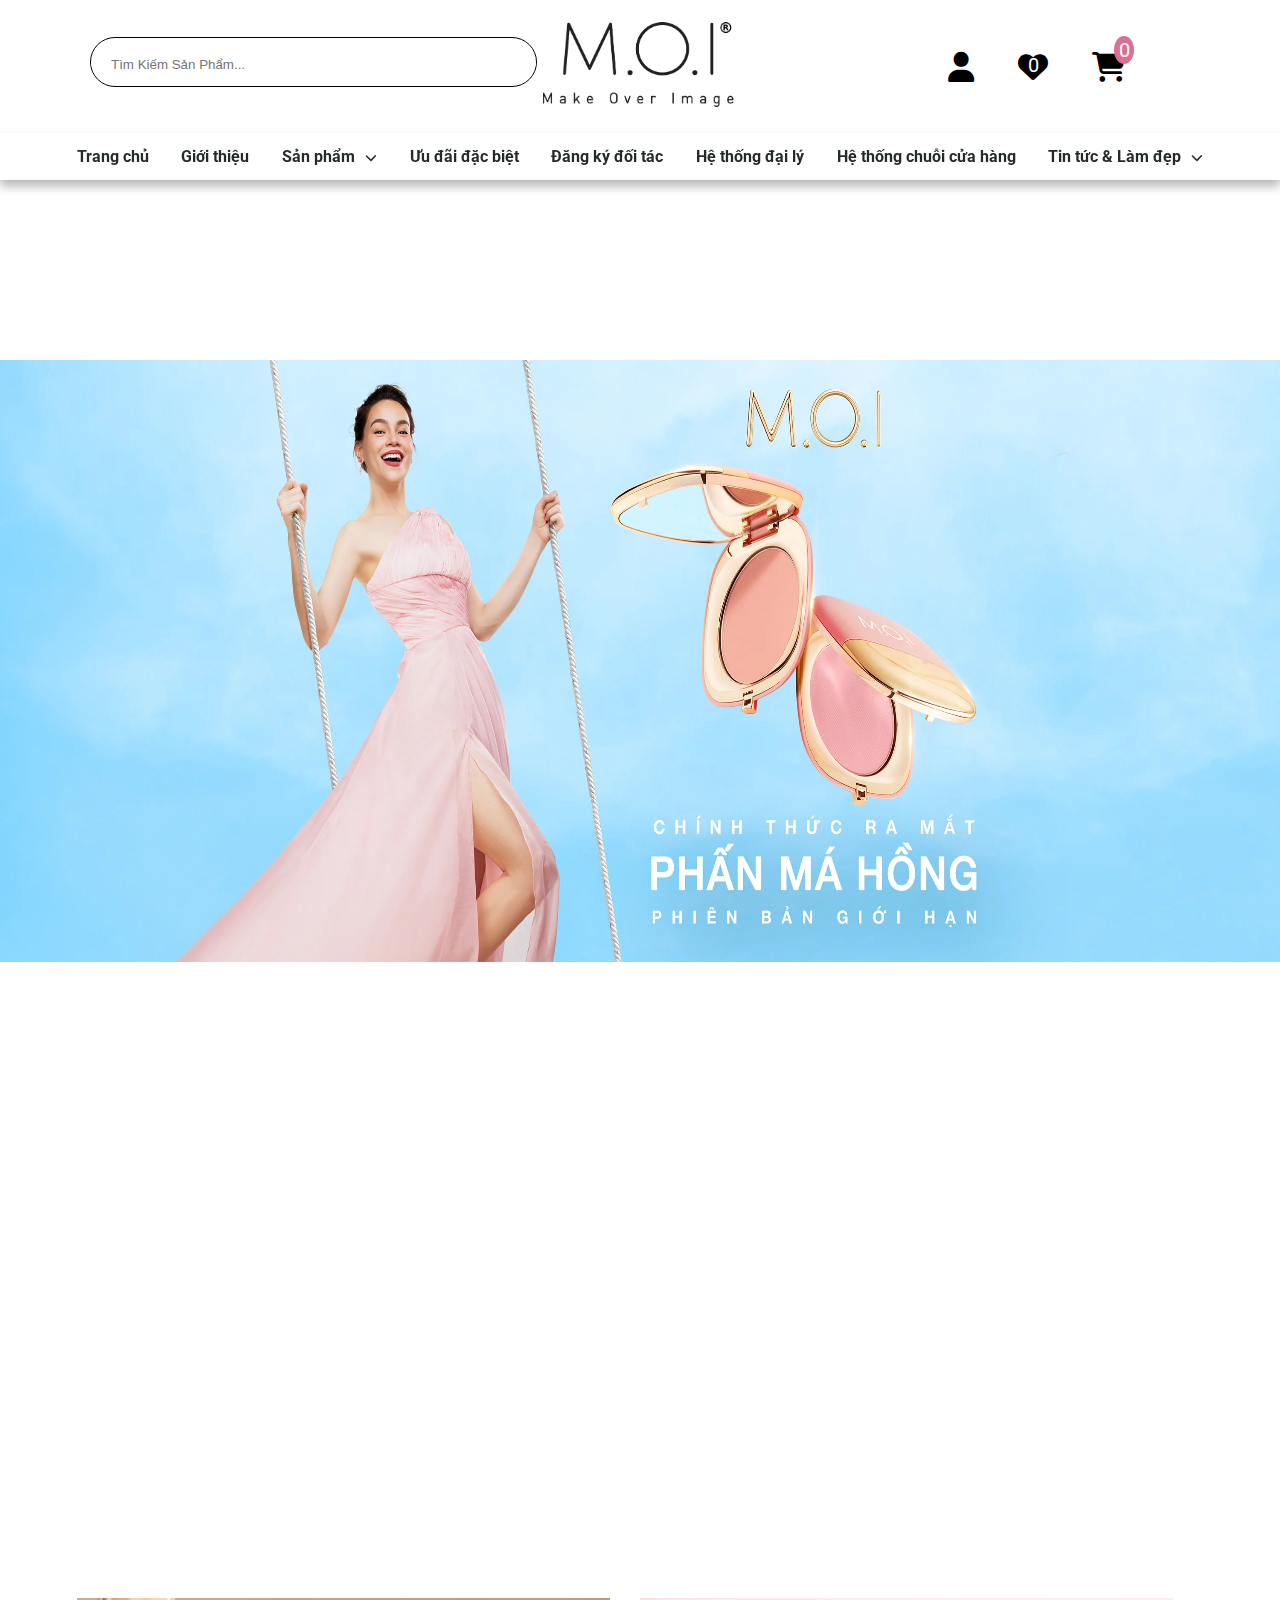
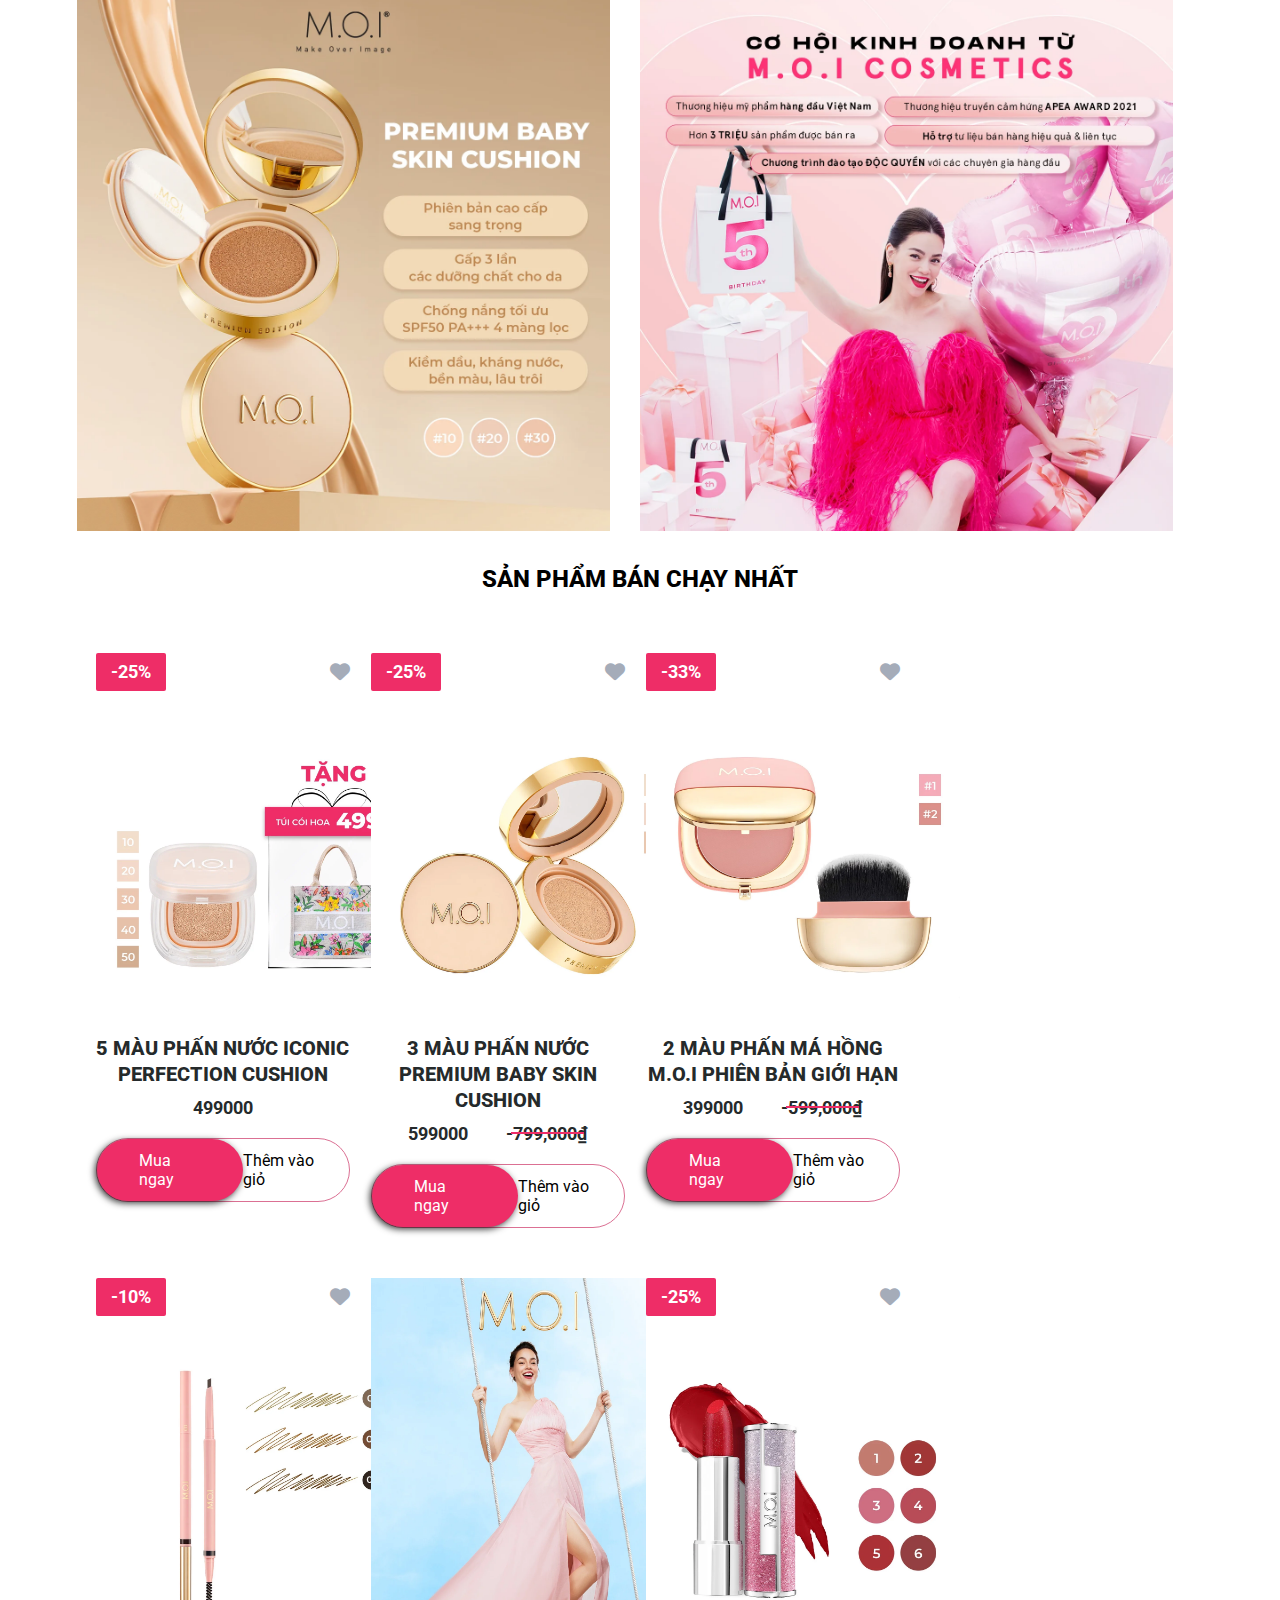
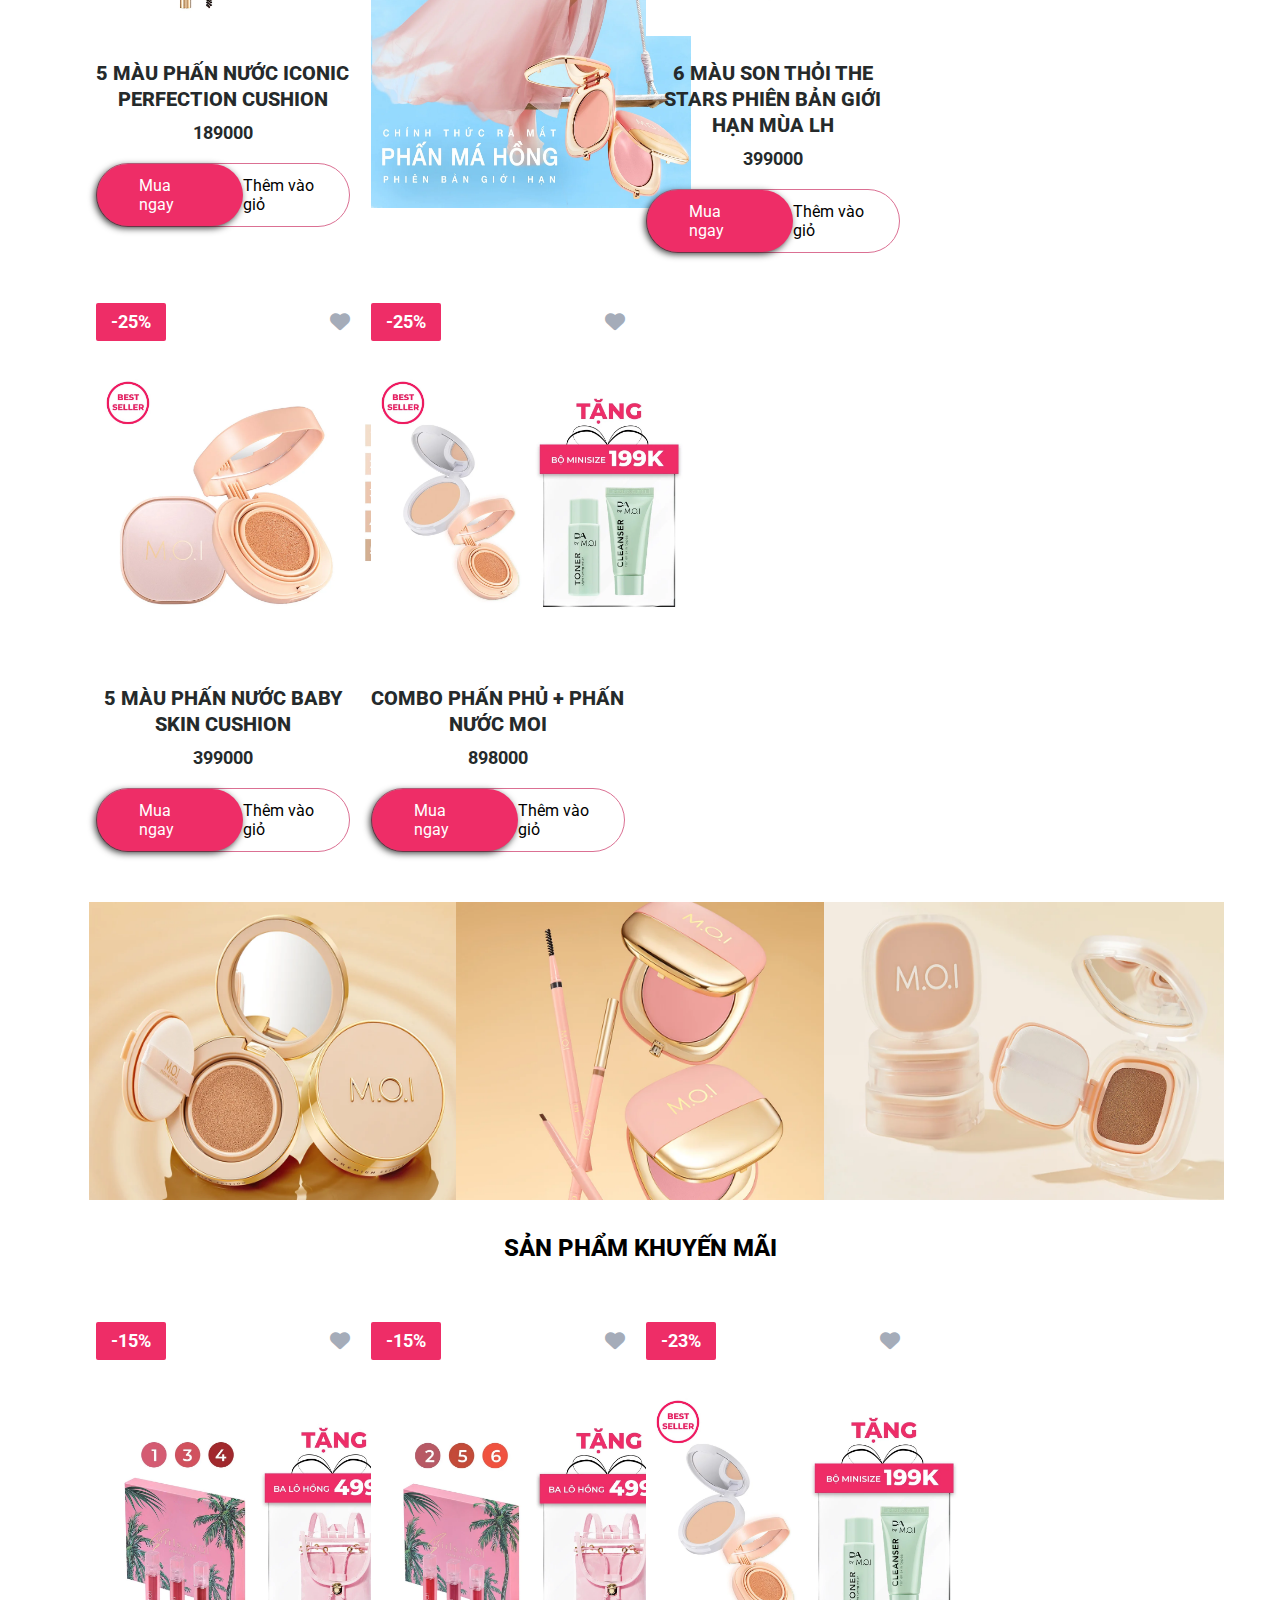
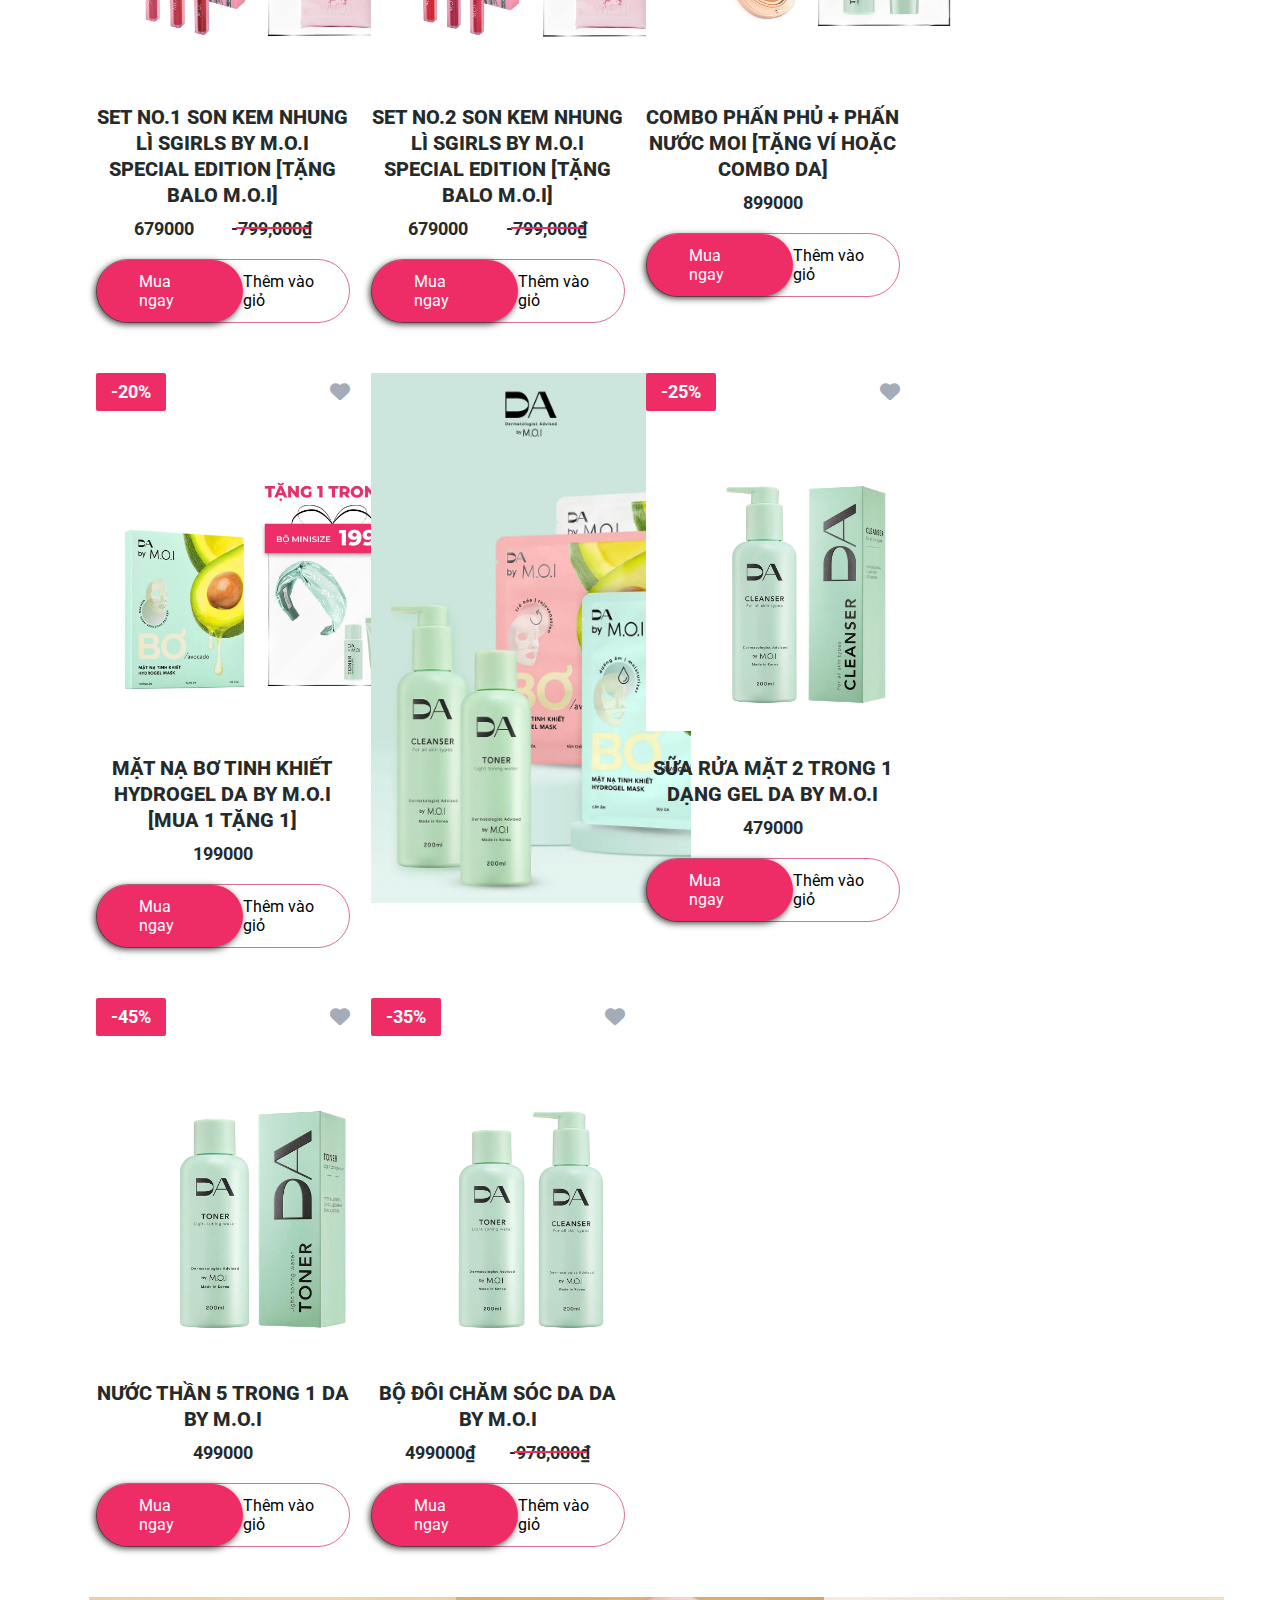
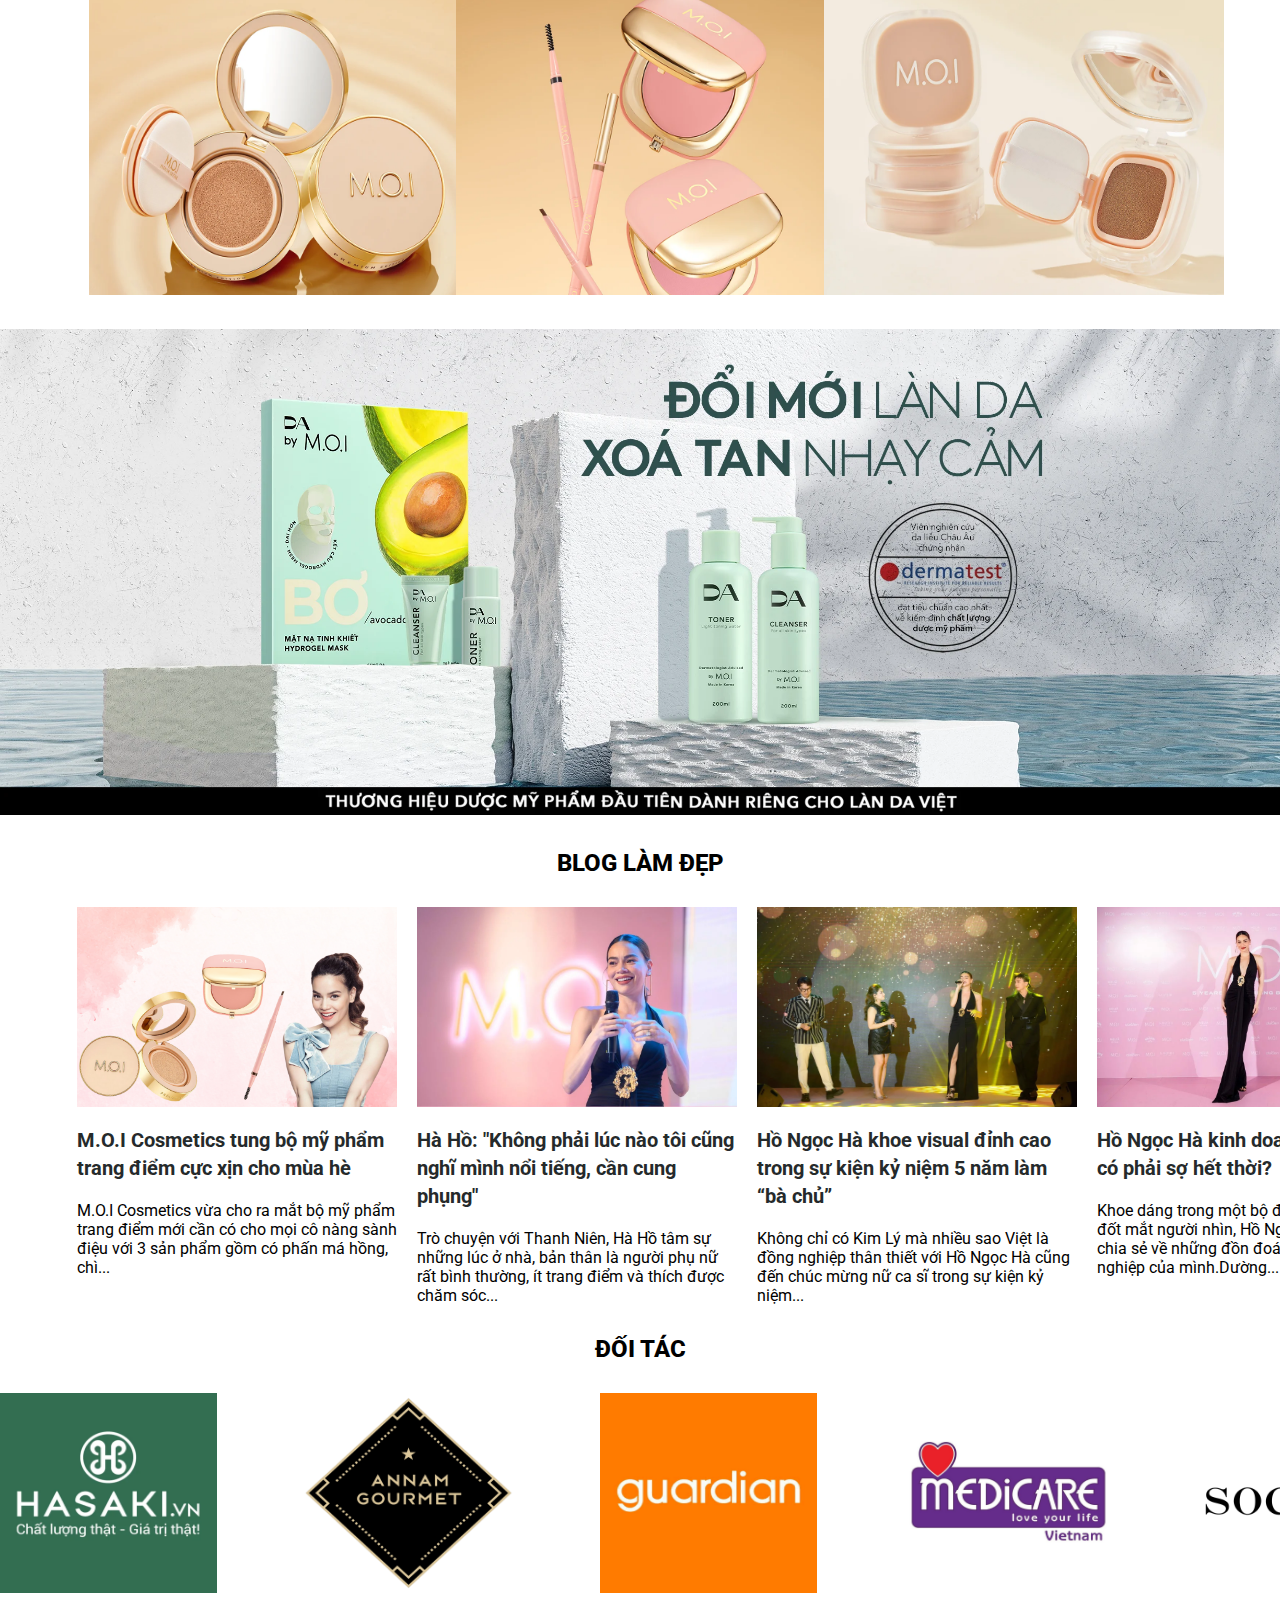
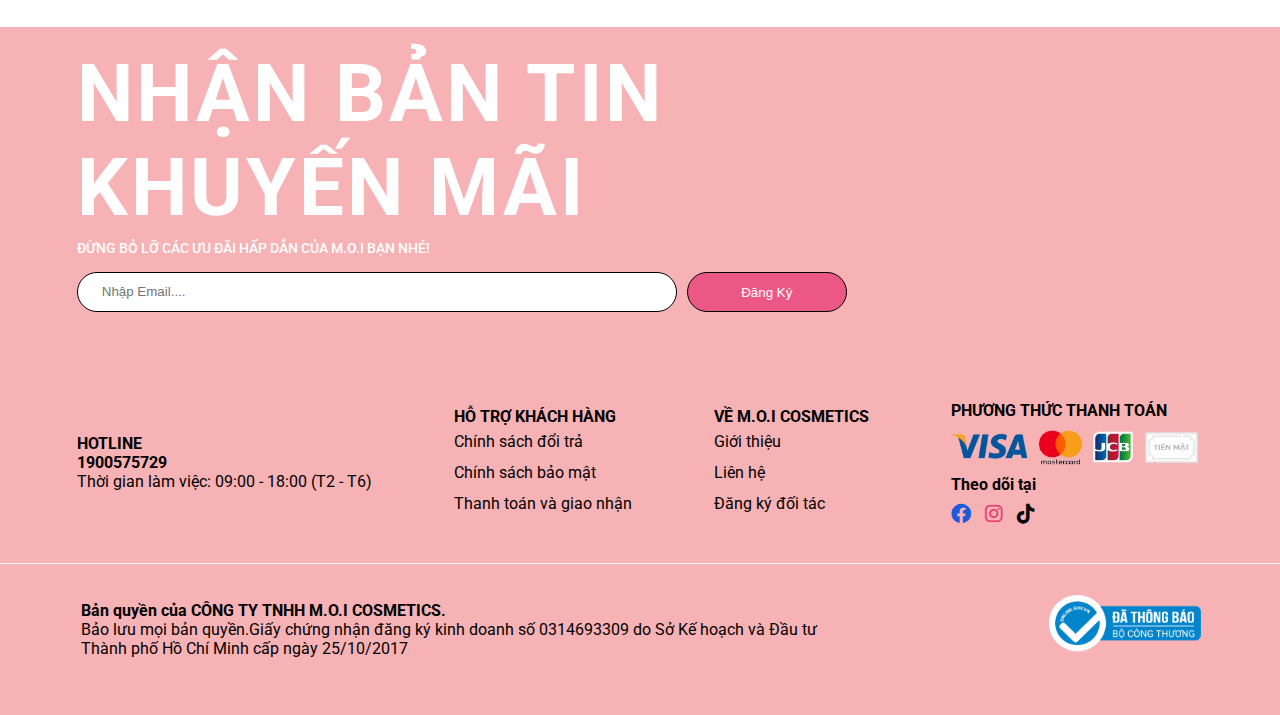
<file: index.html>
<!DOCTYPE html>
<html lang="en">
<head>
    <meta charset="UTF-8">
    <meta http-equiv="X-UA-Compatible" content="IE=edge">
    <meta name="viewport" content="width=device-width, initial-scale=1.0">
    <title>M.O.I Cosmetics thương hiệu mỹ phẩm trang điểm chuyên nghiệp đầu tiên tại Việt Nam</title>
    <link rel="stylesheet" href="./assest/css/style.css">
    <link rel="stylesheet" href="./fontawesome-free-6.2.1-web/fontawesome-free-6.2.1-web/css/all.css">
    <link rel="shortcut icon" href="./img/logo_web.webp" type="image/x-icon">
</head>
<body>
    <div class="main">
        <!-- header -->
        <header class="header">
            <div class="intro">
                <div class="search">
                    <input type="text" placeholder="Tìm Kiếm Sản Phẩm...">
                </div>
    
                <div class="logo-header">
                    <img src="./img/logo.webp" alt="">
                </div>
    
                <div class="icon-header">
                    <div class="icon">
                        <a href="./Dang_nhap.html" class="" style="color: #000;">
                            <i class="icon-header fa-solid fa-user"></i>
                        </a>
                    </div>
    
                    <div class="icon father">
                        <i class="icon-header fa-solid fa-heart"></i>
    
                        <div class="text-icon">
                            <span>0</span>
                        </div>
                    </div>
    
                    <div class="icon father">
                        <a href="./gio_hang.html" style="color: #000;">
                            <i class="icon-header fa-solid fa-cart-shopping"></i>
                        </a>
    
                        <div class="count-card">
                            <span class="quantity">0</span>
                        </div>
                    </div>
                </div>
            </div>
        </header>

        <!-- nav -->
        <div class="header-nav">
            <nav class="nav">
                <ul class="nav-list">
                    <li class="nav-list--item">
                        <a href="" class="link-item">Trang chủ</a>
                    </li>
    
                    <li class="nav-list--item">
                        <a href="./gioi_thieu.html" class="link-item">Giới thiệu</a>
                    </li>
    
                    <li class="nav-list--item">
                        <a href="./tat_ca_san_pham.html" class="link-item">
                            Sản phẩm
                            <i class="icon-down fa fa-chevron-down"></i>
                        </a>
    
                        <div class="sub-menu">
                            <div class="sub-menu--box">
                                <ul class="menu-child2">
                                    <li class="nenu-item">
                                        <a href="./tat_ca_san_pham.html" class="menu-link">CHĂM SÓC DA - DA BY M.O.I</a>
                                    </li>
    
                                    <li class="nenu-item">
                                        <a href="" class="menu-link">SON MÔI</a>
                                    </li>
    
                                    <li class="nenu-item">
                                        <a href="" class="menu-link">MẶT NẠ</a>
                                    </li>
    
                                    <li class="nenu-item">
                                        <a href="" class="menu-link">PHẤN NƯỚC</a>
                                    </li>
    
                                    <li class="nenu-item">
                                        <a href="" class="menu-link">PHẤN PHỦ</a>
                                    </li>
    
                                    <li class="nenu-item">
                                        <a href="" class="menu-link">PHẤN MÁ HỒNG</a>
                                    </li>
    
                                    <li class="nenu-item">
                                        <a href="" class="menu-link">CHÌ KẺ MÀY</a>
                                    </li>
    
                                    <li class="nenu-item">
                                        <a href="" class="menu-link">MICKEY'S MAGIC</a>
                                    </li>
                                </ul>
                            </div>
                        </div>
                    </li>
    
                    <li class="nav-list--item">
                        <a href="./uu_dai_dac_biet.html" class="link-item">Ưu đãi đặc biệt</a>
                    </li>
    
                    <li class="nav-list--item">
                        <a href="./Dang_ky_tro_thanh_doi_tac.html" class="link-item">Đăng ký đối tác</a>
                    </li>
    
                    <li class="nav-list--item">
                        <a href="" class="link-item">Hệ thống đại lý</a>
                    </li>
    
                    <li class="nav-list--item">
                        <a href="" class="link-item">Hệ thống chuỗi cửa hàng</a>
                    </li>
    
                    <li class="nav-list--item">
                        <a href="./Tintuc_lamdep.html" class="link-item">
                            Tin tức & Làm đẹp
                            <i class="icon-down fa fa-chevron-down"></i>
                        </a>
    
                        <div class="sub-menu bottom">
                            <div class="sub-menu--box">
                                <ul class="menu-child2">
                                    <li class="nenu-item">
                                        <a href="./Tintuc_lamdep.html" class="menu-link">Làm đẹp cùng M.O.I</a>
                                    </li>
    
                                    <li class="nenu-item">
                                        <a href="" class="menu-link">Bí quyết khoẻ & đẹp</a>
                                    </li>
    
                                    <li class="nenu-item">
                                        <a href="" class="menu-link">Góc Review</a>
                                    </li>
    
                                    <li class="nenu-item">
                                        <a href="" class="menu-link">Chăm sóc da</a>
                                    </li>
    
                                    <li class="nenu-item">
                                        <a href="" class="menu-link">Xu hướng trang điểm</a>
                                    </li>
    
                                    <li class="nenu-item">
                                        <a href="" class="menu-link">PHẤN MÁ HỒNG</a>
                                    </li>
    
                                    <li class="nenu-item">
                                        <a href="" class="menu-link">CHÌ KẺ MÀY</a>
                                    </li>
    
                                    <li class="nenu-item">
                                        <a href="" class="menu-link">MICKEY'S MAGIC</a>
                                    </li>
                                </ul>
                            </div>
                        </div>
                    </li>
                </ul>
            </nav>
        </div>

        <!-- slider -->
        <div class="slider">
            <img class="img" onclick="changeImg()" src="./img/anh1.webp" alt="">
        </div>

        <section class="section-banner-index">
            <div class="banner">
                <div class="container-flui">
                    <img class="img-container" src="./img/concept_cushion_info1.webp" alt="">
                </div>
    
                <div class="container-flui">
                    <img class="img-container" src="./img/banner-web-1200px-2__1.webp" alt="">
                </div>
            </div>
        </section>

        <!-- SẢN PHẨM BÁN CHẠY NHẤT -->
        <section class="section">
            <div class="wrapper-heading-home">
                <div class="container-fluid">
                    <h2>
                        <a href="" class="text-uppercase">
                            SẢN PHẨM BÁN CHẠY NHẤT
                        </a>
                    </h2>
                </div>
            </div>

            <!-- prodcucts -->
            <div class="wrapper-collection-2">
                <div class="container-fluid-2">
                    <div class="product-block">
                        <div class="product-img">
                            <div class="discount">
                                <span class="discount-price">-25%</span>

                                <i id="heartIcon" class="icon-heart fa-solid fa-heart"></i>
                                <!-- <i class="icon-heart active fa-regular fa-heart"></i> -->
                            </div>

                            <div class="image-resize">
                                <a href="./chitietsanpham.html">
                                    <img width="320px" height="320px" src="./img/spbc1.webp" alt="">
                                </a>
                            </div>
                        </div>

                        <div class="product-detail">
                            <div class="box-pro-detail">
                                <h3 class="pro-name">
                                    <a href="./chitietsanpham.html">
                                        5 MÀU PHẤN NƯỚC ICONIC PERFECTION CUSHION
                                    </a>
                                </h3>

                                <div class="box-pro-prices">
                                    <p class="pro-price">
                                        <span class="price">499000</span>
                                    </p>
                                </div>

                                <div class="action-item">
                                    <a href="" class="buynow-productloop">
                                        Mua ngay
                                    </a>

                                    <span onclick="addToCard2(0)"  class="addCart-span">Thêm vào giỏ</span>
                                    <a href="" class="addcart-productloop">
                                        
                                    </a>
                                </div>
                            </div>
                        </div>

                    </div>

                    <div class="product-block">
                        <div class="product-img">
                            <div class="discount">
                                <span class="discount-price">-25%</span>

                                <i id="heartIcon" class="icon-heart fa-solid fa-heart"></i>
                                <!-- <i class="icon-heart active fa-regular fa-heart"></i> -->
                            </div>

                            <div class="image-resize">
                                <img width="320px" height="320px" src="./img/spbc2r.webp" alt="">
                            </div>
                        </div>

                        <div class="product-detail">
                            <div class="box-pro-detail">
                                <h3 class="pro-name">
                                    <a href="">
                                        3 MÀU PHẤN NƯỚC PREMIUM BABY SKIN CUSHION
                                    </a>
                                </h3>

                                <div class="box-pro-prices">
                                    <p class="pro-price flex">
                                        <span class="price">599000</span>

                                        <!-- <span style="display: inline-block;">-</span> -->
                                        <span class="discount-product">-799,000₫</span>
                                    </p>
                                </div>

                                <div class="action-item">
                                    <a href="" class="buynow-productloop">
                                        Mua ngay
                                    </a>

                                    <span onclick="addToCard2(1)" class="addCart-span">Thêm vào giỏ</span>
                                    <a href="" class="addcart-productloop">
                                        
                                    </a>
                                </div>
                            </div>
                        </div>
                    </div>

                    <div class="product-block">
                        <div class="product-img">
                            <div class="discount">
                                <span class="discount-price">-33%</span>

                                <i id="heartIcon" class="icon-heart fa-solid fa-heart"></i>
                                <!-- <i class="icon-heart active fa-regular fa-heart"></i> -->
                            </div>

                            <div class="image-resize">
                                <img width="320px" height="320px" src="./img/spbc3.webp" alt="">
                            </div>
                        </div>

                        <div class="product-detail">
                            <div class="box-pro-detail">
                                <h3 class="pro-name">
                                    <a href="">
                                        2 MÀU PHẤN MÁ HỒNG M.O.I PHIÊN BẢN GIỚI HẠN
                                    </a>
                                </h3>

                                <div class="box-pro-prices">
                                    <p class="pro-price flex">
                                        <span class="price">399000</span>

                                        <span class="discount-product">-599,000₫</span>
                                    </p>
                                </div>

                                <div class="action-item">
                                    <a href="" class="buynow-productloop">
                                        Mua ngay
                                    </a>

                                    <span onclick="addToCard2(2)" class="addCart-span">Thêm vào giỏ</span>

                                    <a href="" class="addcart-productloop">
                                        
                                    </a>
                                </div>
                            </div>
                        </div>
                    </div>

                    <div class="product-block">
                        <div class="product-img">
                            <div class="discount">
                                <span class="discount-price">-10%</span>

                                <i id="heartIcon" class="icon-heart fa-solid fa-heart"></i>
                                <!-- <i class="icon-heart active fa-regular fa-heart"></i> -->
                            </div>

                            <div class="image-resize">
                                <a href="./chitietsanpham.html">
                                    <img width="320px" height="320px" src="./img/spbc4.webp" alt="">
                                </a>
                            </div>
                        </div>

                        <div class="product-detail">
                            <div class="box-pro-detail">
                                <h3 class="pro-name">
                                    <a href="./chitietsanpham.html">
                                        5 MÀU PHẤN NƯỚC ICONIC PERFECTION CUSHION
                                    </a>
                                </h3>

                                <div class="box-pro-prices">
                                    <p class="pro-price">
                                        <span class="price">189000</span>
                                    </p>
                                </div>

                                <div class="action-item">
                                    <a href="./chitietsanpham.html" class="buynow-productloop">
                                        Mua ngay
                                    </a>

                                    
                                    <span onclick="addToCard2(3)" class="addCart-span">Thêm vào giỏ</span>

                                    <a href="" class="addcart-productloop">
                                        
                                    </a>
                                </div>
                            </div>
                        </div>
                    </div>

                    <div class="product-block">
                        <div class="product-img">
                            <div class="image-resize">
                                <img width="320px" height="530px" src="./img/spbc5.webp" alt="">
                            </div>
                        </div>
                    </div>

                    <div class="product-block">
                        <div class="product-img">
                            <div class="discount">
                                <span class="discount-price">-25%</span>

                                <i id="heartIcon" class="icon-heart fa-solid fa-heart"></i>
                                <!-- <i class="icon-heart active fa-regular fa-heart"></i> -->
                            </div>

                            <div class="image-resize">
                                <img width="320px" height="320px" src="./img/spbc6.webp" alt="">
                            </div>
                        </div>

                        <div class="product-detail">
                            <div class="box-pro-detail">
                                <h3 class="pro-name">
                                    <a href="">
                                        6 MÀU SON THỎI THE STARS PHIÊN BẢN GIỚI HẠN MÙA LH
                                    </a>
                                </h3>

                                <div class="box-pro-prices">
                                    <p class="pro-price">
                                        <span class="price">399000</span>
                                    </p>
                                </div>

                                <div class="action-item">
                                    <a href="" class="buynow-productloop">
                                        Mua ngay
                                    </a>

                                    <span onclick="addToCard2(4)" class="addCart-span">Thêm vào giỏ</span>

                                    <a href="" class="addcart-productloop">
                                        
                                    </a>
                                </div>
                            </div>
                        </div>
                    </div>

                    <div class="product-block">
                        <div class="product-img">
                            <div class="discount">
                                <span class="discount-price">-25%</span>

                                <i id="heartIcon" class="icon-heart fa-solid fa-heart"></i>
                                <!-- <i class="icon-heart active fa-regular fa-heart"></i> -->
                            </div>

                            <div class="image-resize">
                                <img width="320px" height="320px" src="./img/spbc7.webp" alt="">
                            </div>
                        </div>

                        <div class="product-detail">
                            <div class="box-pro-detail">
                                <h3 class="pro-name">
                                    <a href="">
					                    5 MÀU PHẤN NƯỚC BABY SKIN CUSHION
                                    </a>
                                </h3>

                                <div class="box-pro-prices">
                                    <p class="pro-price">
                                        <span class="price">399000</span>
                                    </p>
                                </div>

                                <div class="action-item">
                                    <a href="" class="buynow-productloop">
                                        Mua ngay
                                    </a>

                                    <span onclick="addToCard2(5)" class="addCart-span">Thêm vào giỏ</span>

                                    <a href="" class="addcart-productloop">
                                        
                                    </a>
                                </div>
                            </div>
                        </div>
                    </div>

                    <div class="product-block">
                        <div class="product-img">
                            <div class="discount">
                                <span class="discount-price">-25%</span>

                                <i id="heartIcon" class="icon-heart fa-solid fa-heart"></i>
                                <!-- <i class="icon-heart active fa-regular fa-heart"></i> -->
                            </div>

                            <div class="image-resize">
                                <img width="320px" height="320px" src="./img/spbc8.webp" alt="">
                            </div>
                        </div>

                        <div class="product-detail">
                            <div class="box-pro-detail">
                                <h3 class="pro-name">
                                    <a href="">
					                    COMBO PHẤN PHỦ + PHẤN NƯỚC MOI 
                                    </a>
                                </h3>

                                <div class="box-pro-prices">
                                    <p class="pro-price">
                                        <span class="price">898000</span>
                                    </p>
                                </div>

                                <div class="action-item">
                                    <a href="" class="buynow-productloop">
                                        Mua ngay
                                    </a>

                                    <span onclick="addToCard2(6)" class="addCart-span">Thêm vào giỏ</span>

                                    <a href="" class="addcart-productloop">
                                        
                                    </a>
                                </div>
                            </div>
                        </div>
                    </div>
                </div>
            </div>

            <div class="container-fluid-3">
                <div class="banner-index">
                    <img src="./img/banner1.webp" alt="" class="img-banner">
                </div>

                <div class="banner-index">
                    <img src="./img/banner2.webp" alt="" class="img-banner">
                </div>

                <div class="banner-index">
                    <img src="./img/banner3.webp" alt="" class="img-banner">
                </div>
            </div>
        </section>

        <!-- Giỏ hàng -->
        <div class="site-nav-container">
            <div class="site-nav-container-last">
                <p class="title">Giỏ hàng</p>

                <i class="icon-close fa-solid fa-xmark"></i>
            </div>

            <ul class="list-cart"></ul>

            <div class="checkOut">
                <div class="sum">Tổng Tiền: </div>
                <div class="total">0</div>
            </div>

            <div class="pay">
                <div class="showCard">
                    <button class="card">
                        <a href="./gio_hang.html" style="text-decoration: none; color: #000;">
                            Xem Giỏ Hàng
                        </a>
                    </button>

                    <button class="ipay">Thanh Toán</button>
                </div>

                <!-- <div class="showCard">
                </div> -->
            </div>
        </div>

        <!-- SẢN PHẨM KHUYẾN MÃI -->
        <section class="section">
            <div class="wrapper-heading-home">
                <div class="container-fluid">
                    <h2>
                        <a href="" class="text-uppercase">
						    SẢN PHẨM KHUYẾN MÃI
                        </a>
                    </h2>
                </div>
            </div>

            <!-- prodcuct -->
            <div class="wrapper-collection-2">
                <div class="container-fluid-2">
                    <div class="product-block">
                        <div class="product-img">
                            <div class="discount">
                                <span class="discount-price">-15%</span>

                                <i id="heartIcon" class="icon-heart fa-solid fa-heart"></i>
                                <!-- <i class="icon-heart active fa-regular fa-heart"></i> -->
                            </div>

                            <div class="image-resize">
                                <img width="320px" height="320px" src="./img/spkm1.webp" alt="">
                            </div>
                        </div>

                        <div class="product-detail">
                            <div class="box-pro-detail">
                                <h3 class="pro-name">
                                    <a href="">
                                        SET NO.1 SON KEM NHUNG LÌ SGIRLS BY M.O.I SPECIAL EDITION [TẶNG BALO M.O.I]
                                    </a>
                                </h3>

                                <div class="box-pro-prices">
                                    <p class="pro-price flex">
                                        <span class="price">679000</span>

                                        <span class="discount-product">-799,000₫</span>
                                    </p>
                                </div>

                                <div class="action-item">
                                    <a href="" class="buynow-productloop">
                                        Mua ngay
                                    </a>

                                    <span onclick="addToCard2(7)" class="addCart-span">Thêm vào giỏ</span>
                                    <a href="" class="addcart-productloop">

                                    </a>
                                </div>
                            </div>
                        </div>
                    </div>

                    <div class="product-block">
                        <div class="product-img">
                            <div class="discount">
                                <span class="discount-price">-15%</span>

                                <i id="heartIcon" class="icon-heart fa-solid fa-heart"></i>
                                <!-- <i class="icon-heart active fa-regular fa-heart"></i> -->
                            </div>

                            <div class="image-resize">
                                <img width="320px" height="320px" src="./img/spkm2.webp" alt="">
                            </div>
                        </div>

                        <div class="product-detail">
                            <div class="box-pro-detail">
                                <h3 class="pro-name">
                                    <a href="">
                                        SET NO.2 SON KEM NHUNG LÌ SGIRLS BY M.O.I SPECIAL EDITION [TẶNG BALO M.O.I]
                                    </a>
                                </h3>

                                <div class="box-pro-prices">
                                    <p class="pro-price flex">
                                        <span class="price">679000</span>

                                        <!-- <span style="display: inline-block;">-</span> -->
                                        <span class="discount-product">-799,000₫</span>
                                    </p>
                                </div>

                                <div class="action-item">
                                    <a href="" class="buynow-productloop">
                                        Mua ngay
                                    </a>

                                    <span onclick="addToCard2(8)" class="addCart-span">Thêm vào giỏ</span>
                                    <a href="" class="addcart-productloop">
                                        
                                    </a>
                                </div>
                            </div>
                        </div>
                    </div>

                    <div class="product-block">
                        <div class="product-img">
                            <div class="discount">
                                <span class="discount-price">-23%</span>

                                <i id="heartIcon" class="icon-heart fa-solid fa-heart"></i>
                                <!-- <i class="icon-heart active fa-regular fa-heart"></i> -->
                            </div>

                            <div class="image-resize">
                                <img width="320px" height="320px" src="./img/spkm3.webp" alt="">
                            </div>
                        </div>

                        <div class="product-detail">
                            <div class="box-pro-detail">
                                <h3 class="pro-name">
                                    <a href="">
                                        COMBO PHẤN PHỦ + PHẤN NƯỚC MOI [TẶNG VÍ HOẶC COMBO DA]
                                    </a>
                                </h3>

                                <div class="box-pro-prices">
                                    <p class="pro-price">
                                        <span class="price">899000</span>

                                    </p>
                                </div>

                                <div class="action-item">
                                    <a href="" class="buynow-productloop">
                                        Mua ngay
                                    </a>

                                    <span onclick="addToCard2(9)" class="addCart-span">Thêm vào giỏ</span>
                                    <a href="" class="addcart-productloop">
                                        
                                    </a>
                                </div>
                            </div>
                        </div>
                    </div>

                    <div class="product-block">
                        <div class="product-img">
                            <div class="discount">
                                <span class="discount-price">-20%</span>

                                <i id="heartIcon" class="icon-heart fa-solid fa-heart"></i>
                                <!-- <i class="icon-heart active fa-regular fa-heart"></i> -->
                            </div>

                            <div class="image-resize">
                                <img width="320px" height="320px" src="./img/spkm4.webp" alt="">
                            </div>
                        </div>

                        <div class="product-detail">
                            <div class="box-pro-detail">
                                <h3 class="pro-name">
                                    <a href="">
                                        MẶT NẠ BƠ TINH KHIẾT HYDROGEL DA BY M.O.I [MUA 1 TẶNG 1]
                                    </a>
                                </h3>

                                <div class="box-pro-prices">
                                    <p class="pro-price">
                                        <span class="price">199000</span>
                                    </p>
                                </div>

                                <div class="action-item">
                                    <a href="" class="buynow-productloop">
                                        Mua ngay
                                    </a>

                                    <span onclick="addToCard2(10)" class="addCart-span">Thêm vào giỏ</span>
                                    <a href="" class="addcart-productloop">
                                        
                                    </a>
                                </div>
                            </div>
                        </div>
                    </div>

                    <div class="product-block">
                        <div class="product-img">
                            <div class="image-resize">
                                <img width="320px" height="530px" src="./img/spkm5.webp" alt="">
                            </div>
                        </div>
                    </div>

                    <div class="product-block">
                        <div class="product-img">
                            <div class="discount">
                                <span class="discount-price">-25%</span>

                                <i id="heartIcon" class="icon-heart fa-solid fa-heart"></i>
                                <!-- <i class="icon-heart active fa-regular fa-heart"></i> -->
                            </div>

                            <div class="image-resize">
                                <img width="320px" height="320px" src="./img/spkm6.webp" alt="">
                            </div>
                        </div>

                        <div class="product-detail">
                            <div class="box-pro-detail">
                                <h3 class="pro-name">
                                    <a href="">
                                        SỮA RỬA MẶT 2 TRONG 1 DẠNG GEL DA BY M.O.I
                                    </a>
                                </h3>

                                <div class="box-pro-prices">
                                    <p class="pro-price">
                                        <span class="price">479000</span>
                                    </p>
                                </div>

                                <div class="action-item">
                                    <a href="" class="buynow-productloop">
                                        Mua ngay
                                    </a>

                                    <span onclick="addToCard2(11)" class="addCart-span">Thêm vào giỏ</span>
                                    <a href="" class="addcart-productloop">
                                        
                                    </a>
                                </div>
                            </div>
                        </div>  
                    </div>

                    <div class="product-block">
                        <div class="product-img">
                            <div class="discount">
                                <span class="discount-price">-45%</span>

                                <i id="heartIcon" class="icon-heart fa-solid fa-heart"></i>
                                <!-- <i class="icon-heart active fa-regular fa-heart"></i> -->
                            </div>

                            <div class="image-resize">
                                <img width="320px" height="320px" src="./img/spkm7.webp" alt="">
                            </div>
                        </div>

                        <div class="product-detail">
                            <div class="box-pro-detail">
                                <h3 class="pro-name">
                                    <a href="">
					                    NƯỚC THẦN 5 TRONG 1 DA BY M.O.I
                                    </a>
                                </h3>

                                <div class="box-pro-prices">
                                    <p class="pro-price">
                                        <span class="price">499000</span>
                                    </p>
                                </div>

                                <div class="action-item">
                                    <a href="" class="buynow-productloop">
                                        Mua ngay
                                    </a>

                                    <span onclick="addToCard2(12)" class="addCart-span">Thêm vào giỏ</span>
                                    <a href="" class="addcart-productloop">
                                        
                                    </a>
                                </div>
                            </div>
                        </div>
                    </div>

                    <div class="product-block">
                        <div class="product-img">
                            <div class="discount">
                                <span class="discount-price">-35%</span>

                                <i id="heartIcon" class="icon-heart fa-solid fa-heart"></i>
                                <!-- <i class="icon-heart active fa-regular fa-heart"></i> -->
                            </div>

                            <div class="image-resize">
                                <img width="320px" height="320px" src="./img/spkm8.webp" alt="">
                            </div>
                        </div>

                        <div class="product-detail">
                            <div class="box-pro-detail">
                                <h3 class="pro-name">
                                    <a href="">
					                    BỘ ĐÔI CHĂM SÓC DA DA BY M.O.I
                                    </a>
                                </h3>

                                <div class="box-pro-prices">
                                    <p class="pro-price flex">
                                        <span class="price">499000₫</span>

                                        <span class="discount-product">-978,000₫</span>
                                    </p>
                                </div>

                                <div class="action-item">
                                    <a href="" class="buynow-productloop">
                                        Mua ngay
                                    </a>

                                    <span onclick="addToCard2(13)" class="addCart-span">Thêm vào giỏ</span>
                                    <a href="" class="addcart-productloop">
                                        
                                    </a>
                                </div>
                            </div>
                        </div>
                    </div>
                </div>
            </div>

            <div class="container-fluid-3">
                <div class="banner-index">
                    <img src="./img/banner1.webp" alt="" class="img-banner">
                </div>

                <div class="banner-index">
                    <img src="./img/banner2.webp" alt="" class="img-banner">
                </div>

                <div class="banner-index">
                    <img src="./img/banner3.webp" alt="" class="img-banner">
                </div>
            </div>

            <!-- banner-slider -->
            <div class="banner-slider">
                <img width="100%" src="./img/banner-slider.webp" alt="">
            </div>
        </section>

        <!-- BLOG LÀM ĐẸP-->
        <section class="section-collection">
            <div class="container-fluid-4">
                <h2>
                    <a href="" class="text-uppercase">BLOG LÀM ĐẸP</a>
                </h2>
            </div>

            <div class="wrapper-collection-3">
                <div class="bolg-content">
                    <div class="img-blog">
                        <img width="320px" height="200px" src="./img/blog1.webp" alt="">
                    </div>

                    <div class="title-blog">
                        <h2 class="name-blog">
                            <a href="" class="title-link">M.O.I Cosmetics tung bộ mỹ phẩm trang điểm cực xịn cho mùa hè</a>
                        </h2>
                    </div>

                    <div class="intro-blog">
                        <p class="paragrap-blog">
                            M.O.I Cosmetics vừa cho ra mắt bộ mỹ phẩm trang điểm mới cần có cho mọi cô nàng sành điệu với 3 sản phẩm gồm có phấn má hồng, chì...
                        </p>
                    </div>
                </div>

                <div class="bolg-content">
                    <div class="img-blog">
                        <img width="320px" height="200px" src="./img/blog2.webp" alt="">
                    </div>

                    <div class="title-blog">
                        <h2 class="name-blog">
                            <a href="" class="title-link">Hà Hồ: "Không phải lúc nào tôi cũng nghĩ mình nổi tiếng, cần cung phụng"</a>
                        </h2>
                    </div>

                    <div class="intro-blog">
                        <p class="paragrap-blog">
                            Trò chuyện với Thanh Niên, Hà Hồ tâm sự những lúc ở nhà, bản thân là người phụ nữ rất bình thường, ít trang điểm và thích được chăm sóc...
                        </p>
                    </div>
                </div>

                <div class="bolg-content">
                    <div class="img-blog">
                        <img width="320px" height="200px" src="./img/blog3.webp" alt="">
                    </div>

                    <div class="title-blog">
                        <h2 class="name-blog">
                            <a href="" class="title-link">Hồ Ngọc Hà khoe visual đỉnh cao trong sự kiện kỷ niệm 5 năm làm “bà chủ”</a>
                        </h2>
                    </div>

                    <div class="intro-blog">
                        <p class="paragrap-blog">
                            Không chỉ có Kim Lý mà nhiều sao Việt là đồng nghiệp thân thiết với Hồ Ngọc Hà cũng đến chúc mừng nữ ca sĩ trong sự kiện kỷ niệm...
                        </p>
                    </div>
                </div>

                <div class="bolg-content">
                    <div class="img-blog">
                        <img width="320px" height="200px" src="./img/blog4.webp" alt="">
                    </div>

                    <div class="title-blog">
                        <h2 class="name-blog">
                            <a href="" class="title-link">Hồ Ngọc Hà kinh doanh mỹ phẩm có phải sợ hết thời?</a>
                        </h2>
                    </div>

                    <div class="intro-blog">
                        <p class="paragrap-blog">
                            Khoe dáng trong một bộ đầm đen gợi cảm đốt mắt người nhìn, Hồ Ngọc Hà thẳng thắn chia sẻ về những đồn đoán quanh trong sự nghiệp của mình.Dường...
                        </p>
                    </div>
                </div>

            </div>

            <!-- ĐỐI TÁC -->
            <div class="section_trademark">
                <div class="container-fluid-5">
                    <h2 class="text-center">
                        <a href="" class="text-uppercase">ĐỐI TÁC</a>
                    </h2>
                </div>

                <div class="slider-doitac">
                    <ul class="list-slider">
                        <li class="list-item">
                            <img class="img-item" src="./img/dt1.webp" alt="">
                        </li>

                        <li class="list-item">
                            <img class="img-item" src="./img/dt2.webp" alt="">
                        </li>

                        <li class="list-item">
                            <img class="img-item" src="./img/dt3.webp" alt="">
                        </li>

                        <li class="list-item">
                            <img class="img-item" src="./img/dt4.webp" alt="">
                        </li>

                        <li class="list-item">
                            <img class="img-item" src="./img/dt5.webp" alt="">
                        </li>

                        <li class="list-item">
                            <img class="img-item" src="./img/dt6.webp" alt="">
                        </li>

                        <li class="list-item">
                            <img class="img-item" src="./img/dt7.webp" alt="">
                        </li>

                        <li class="list-item">
                            <img class="img-item" src="./img/dt1.webp" alt="">
                        </li>

                        <li class="list-item">
                            <img class="img-item" src="./img/dt2.webp" alt="">
                        </li>

                        <li class="list-item">
                            <img class="img-item" src="./img/dt3.webp" alt="">
                        </li>

                        <li class="list-item">
                            <img class="img-item" src="./img/dt4.webp" alt="">
                        </li>

                        <li class="list-item">
                            <img class="img-item" src="./img/dt5.webp" alt="">
                        </li>

                        <li class="list-item">
                            <img class="img-item" src="./img/dt6.webp" alt="">
                        </li>

                        <li class="list-item">
                            <img class="img-item" src="./img/dt7.webp" alt="">
                        </li>
                    </ul>
                </div>
            </div>
        </section>

        <!-- footer -->
        <footer class="footer">
            <div class="container-fluid-6">
                <div class="newsletter">
                    <h4>
                        NHẬN BẢN TIN KHUYẾN MÃI
                    </h4>

                    <p class="short-description">
                        ĐỪNG BỎ LỠ CÁC ƯU ĐÃI HẤP DẪN CỦA M.O.I BẠN NHÉ!
                    </p>
                </div>

                <form action="" class="form">
                    <div class="form-input">
                        <input type="text" placeholder="Nhập Email....">
                    </div>

                    <div class="from-btn">
                        <button class="btn">Đăng Ký</button>
                    </div>
                </form>

                <!-- clearfix -->
                <div class="clearfix">
                    <div class="innerInfoFooter">
                        <h4>
                            HOTLINE
                        </h4>
    
                        <div class="infoContent">
                            <a href="" class="hotline-footer">1900575729</a>
                        </div>
    
                        <div class="info-time-company">
                            Thời gian làm việc: 09:00 - 18:00 (T2 - T6)
                        </div>
                    </div>

                    <div class="innerInfoFooter">
                        <h4>
					        HỖ TRỢ KHÁCH HÀNG
                        </h4>
    
                        <div class="infoContent">
                            <ul class="linklists-footer">
                                <li><a href="">Chính sách đổi trả</a></li>
                                <li><a href="">Chính sách bảo mật</a></li>
                                <li><a href="">Thanh toán và giao nhận</a></li>
                            </ul>
                        </div>
                    </div>

                    <div class="innerInfoFooter">
                        <h4>
					        VỀ M.O.I COSMETICS
                        </h4>
    
                        <div class="infoContent">
                            <ul class="linklists-footer">
                                <li><a href="">Giới thiệu</a></li>
                                <li><a href="">Liên hệ</a></li>
                                <li><a href="">Đăng ký đối tác</a></li>
                            </ul>
                        </div>
                    </div>

                    <div class="innerInfoFooter">
                        <h4>
					        PHƯƠNG THỨC THANH TOÁN
                        </h4>
    
                        <div class="infoContent">
                            <a href="">
                                <img width="252px" height="35px" src="./img/ptttoan.webp" alt="" class="icon-payment">
                            </a>

                            <h4 class="title-social">
                                Theo dõi tại
                            </h4>

                            <ul class="social-link">
                                <li>
                                    <a href="" class="lick-icon">
                                        <i class="icon-pay fb fa-brands fa-facebook"></i>
                                    </a>
                                </li>

                                <li>
                                    <a href="" class="lick-icon">
                                        <i class="icon-pay insta fa-brands fa-instagram"></i>
                                    </a>
                                </li>

                                <li>
                                    <a href="" class="lick-icon">
                                        <i class="icon-pay tiktok fa-brands fa-tiktok"></i>
                                    </a>
                                </li>
                            </ul>
                        </div>
                    </div>
                </div>
            </div>

            <!-- end -->
            <div class="end">
                <span class="gach_ngang"></span>
                <div class="banquyen_and_logoBCT">
                    <div class="ban-quyen">
                        <span>Bản quyền của CÔNG TY TNHH M.O.I COSMETICS.</span>
                        <p>Bảo lưu mọi bản quyền.Giấy chứng nhận đăng ký kinh doanh số 0314693309 do Sở Kế hoạch và Đầu tư Thành phố Hồ Chí Minh cấp ngày 25/10/2017</p>
                    </div>
                    <div class="logo_BCT">
                        <img width="152px" height="57px" src="./img/da-thong-bao-20210731020407.png" alt="">
                    </div> 
                </div>
            </div>
        </footer>
    </div>

    <script>
        var index = 1;

        var changeImg = function() {
            var imgs = ['./img/anh1.webp', './img/anh2.webp', './img/anh3.webp'];

            document.querySelector('.img').src = imgs[index];
            index++;
            if(index == 3) {
                index = 0;
            }
        }

        setInterval(changeImg, 2500);
    </script>
    <script src="./main.js"></script>
</body>
</html>
</file>
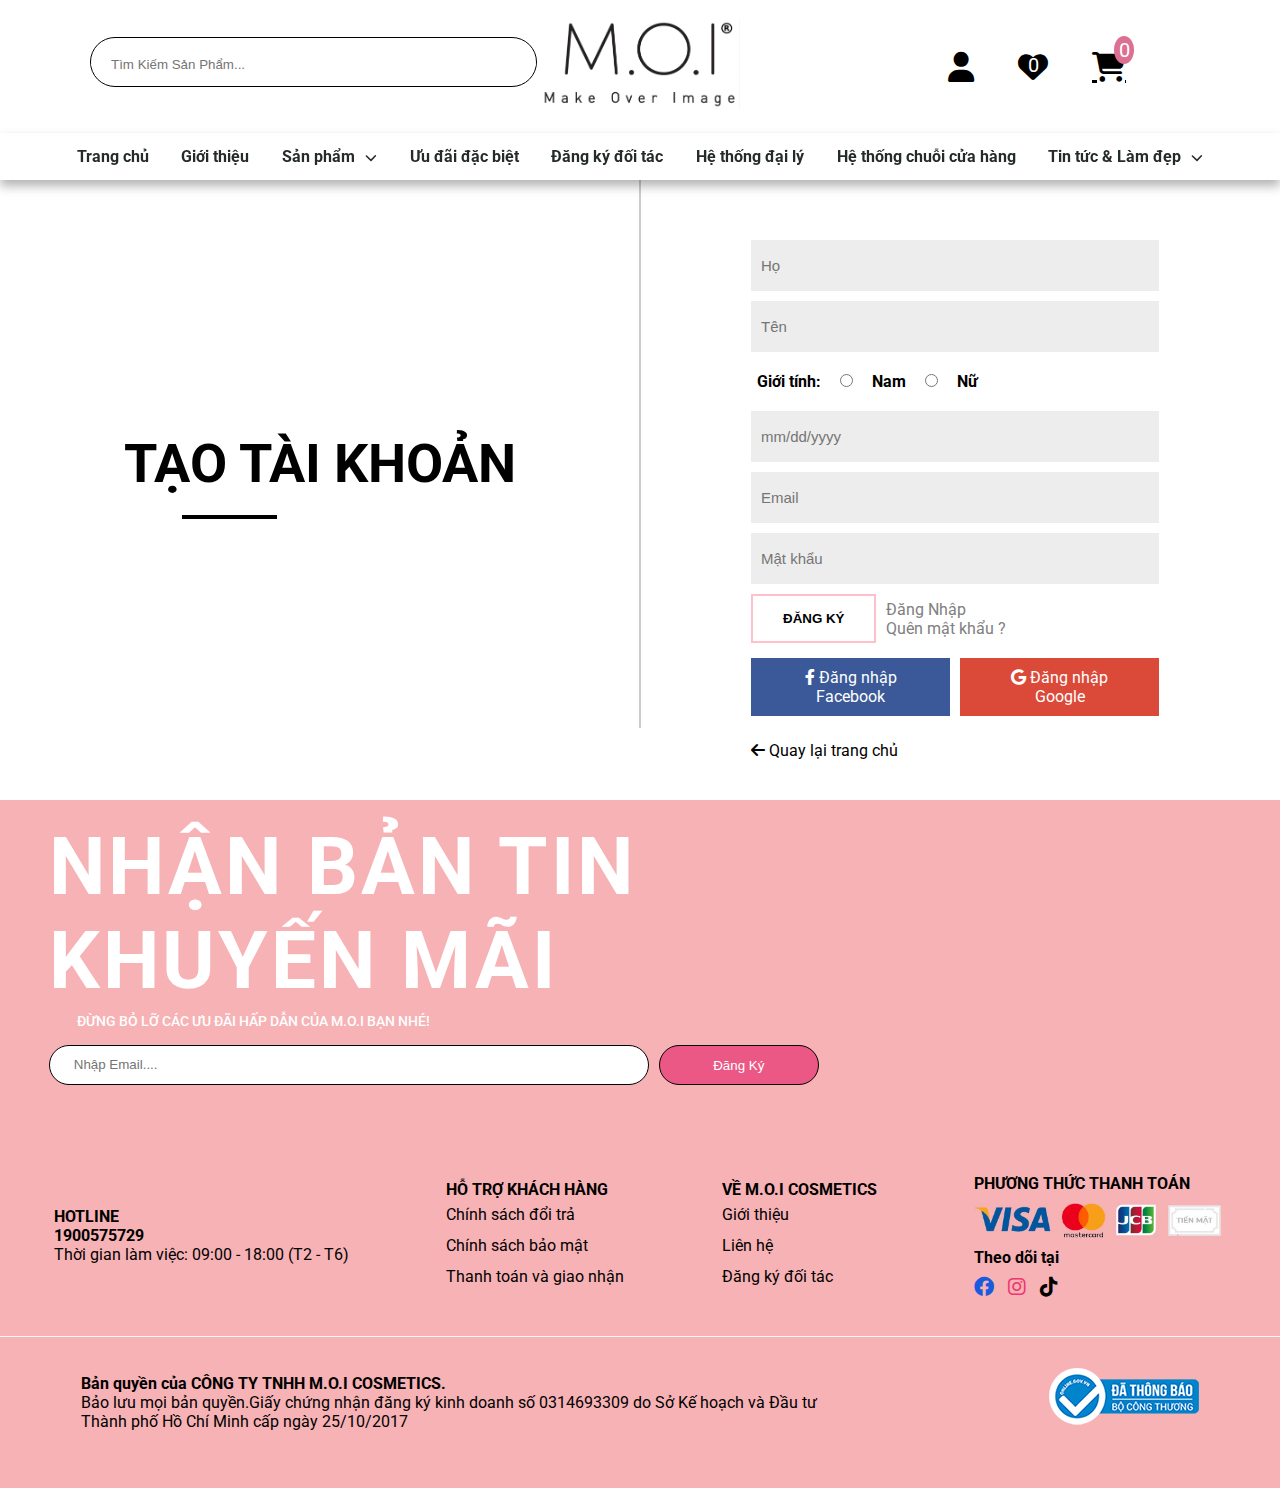
<file: dang_ky.html>
<!DOCTYPE html>
<html lang="en">
<head>
    <meta charset="UTF-8">
    <meta http-equiv="X-UA-Compatible" content="IE=edge">
    <meta name="viewport" content="width=device-width, initial-scale=1.0">
    <title>Đăng Ký</title>
    <link rel="stylesheet" href="./fontawesome-free-6.2.1-web/fontawesome-free-6.2.1-web/css/all.min.css">
    <link rel="shortcut icon" href="./img/logo_web.webp" type="image/x-icon">
    <link rel="stylesheet" href="./assest/css/dang_ky.css">
    <link rel="stylesheet" href="./assest/css/style.css">
</head>
<body>
    <div class="main">
        <!-- header -->
        <header class="header">
            <div class="intro">
                <div class="search">
                    <input type="text" placeholder="Tìm Kiếm Sản Phẩm...">
                </div>
    
                <div class="logo-header">
                    <a href="./index.html">
                        <img src="Anh/logo.png" alt="">
                    </a>
                </div>
    
                <div class="icon-header">
                    <div class="icon">
                        <a href="./Dang_nhap.html" style="color: black;">
                            <i class="icon-header fa-solid fa-user"></i>
                        </a>
                    </div>
    
                    <div class="icon father">
                        <i class="icon-header fa-solid fa-heart"></i>
    
                        <div class="text-icon">
                            <span>0</span>
                        </div>
                    </div>
    
                    <div class="icon father">
                        <a href="./gio_hang.html" style="color: #000;">
                            <i class="icon-header fa-solid fa-cart-shopping"></i>
                        </a>
    
                        <div class="count-card">
                            <span>0</span>
                        </div>
                    </div>
                </div>
            </div>
        </header>

        <!-- nav -->
        <div class="header-nav">
            <nav class="nav">
                <ul class="nav-list">
                    <li class="nav-list--item">
                        <a href="./index.html" class="link-item">Trang chủ</a>
                    </li>
    
                    <li class="nav-list--item">
                        <a href="./gioi_thieu.html" class="link-item">Giới thiệu</a>
                    </li>
    
                    <li class="nav-list--item">
                        <a href="./tat_ca_san_pham.html" class="link-item">
                            Sản phẩm
                            <i class="icon-down fa fa-chevron-down"></i>
                        </a>
    
                        <div class="sub-menu">
                            <div class="sub-menu--box">
                                <ul class="menu-child2">
                                    <li class="nenu-item">
                                        <a href="" class="menu-link">CHĂM SÓC DA - DA BY M.O.I</a>
                                    </li>
    
                                    <li class="nenu-item">
                                        <a href="" class="menu-link">SON MÔI</a>
                                    </li>
    
                                    <li class="nenu-item">
                                        <a href="" class="menu-link">MẶT NẠ</a>
                                    </li>
    
                                    <li class="nenu-item">
                                        <a href="" class="menu-link">PHẤN NƯỚC</a>
                                    </li>
    
                                    <li class="nenu-item">
                                        <a href="" class="menu-link">PHẤN PHỦ</a>
                                    </li>
    
                                    <li class="nenu-item">
                                        <a href="" class="menu-link">PHẤN MÁ HỒNG</a>
                                    </li>
    
                                    <li class="nenu-item">
                                        <a href="" class="menu-link">CHÌ KẺ MÀY</a>
                                    </li>
    
                                    <li class="nenu-item">
                                        <a href="" class="menu-link">MICKEY'S MAGIC</a>
                                    </li>
                                </ul>
                            </div>
                        </div>
                    </li>
    
                    <li class="nav-list--item">
                        <a href="./uu_dai_dac_biet.html" class="link-item">Ưu đãi đặc biệt</a>
                    </li>
    
                    <li class="nav-list--item">
                        <a href="./Dang_ky_tro_thanh_doi_tac.html" class="link-item">Đăng ký đối tác</a>
                    </li>
    
                    <li class="nav-list--item">
                        <a href="" class="link-item">Hệ thống đại lý</a>
                    </li>
    
                    <li class="nav-list--item">
                        <a href="" class="link-item">Hệ thống chuỗi cửa hàng</a>
                    </li>
    
                    <li class="nav-list--item">
                        <a href="./Tintuc_lamdep.html" class="link-item">
                            Tin tức & Làm đẹp
                            <i class="icon-down fa fa-chevron-down"></i>
                        </a>
    
                        <div class="sub-menu bottom">
                            <div class="sub-menu--box">
                                <ul class="menu-child2">
                                    <li class="nenu-item">
                                        <a href="" class="menu-link">Làm đẹp cùng M.O.I</a>
                                    </li>
    
                                    <li class="nenu-item">
                                        <a href="" class="menu-link">Bí quyết khoẻ & đẹp</a>
                                    </li>
    
                                    <li class="nenu-item">
                                        <a href="" class="menu-link">Góc Review</a>
                                    </li>
    
                                    <li class="nenu-item">
                                        <a href="" class="menu-link">Chăm sóc da</a>
                                    </li>
    
                                    <li class="nenu-item">
                                        <a href="" class="menu-link">Xu hướng trang điểm</a>
                                    </li>
    
                                    <li class="nenu-item">
                                        <a href="" class="menu-link">PHẤN MÁ HỒNG</a>
                                    </li>
    
                                    <li class="nenu-item">
                                        <a href="" class="menu-link">CHÌ KẺ MÀY</a>
                                    </li>
    
                                    <li class="nenu-item">
                                        <a href="" class="menu-link">MICKEY'S MAGIC</a>
                                    </li>
                                </ul>
                            </div>
                        </div>
                    </li>
                </ul>
            </nav>
        </div>
<!-- đăng nhập -->
        <div class="container">
            <div class="title">
                <h2>Tạo tài khoản</h2>
                <span></span>
            </div>
            <div class="gach"></div>
            <div class="noi-dang-ky">
                <div class="infor-dn">
                    <div class="ho_ten_sex">
                        <input type="text" placeholder="Họ">
                        <input type="text" placeholder="Tên">
                    </div>
                    <div class="sex">
                        <label for="gender">Giới tính:</label>
                            <input type="radio" id="male" name="gender" value="male">
                            <label for="male">Nam</label>
                            <input type="radio" id="female" name="gender" value="female">
                        <label for="female">Nữ</label>
                    </div>
                    <div class="email_pass">
                        <input type="text" placeholder="mm/dd/yyyy">
                        <input type="text" placeholder="Email">
                        <input type="text" placeholder="Mật khẩu">
                    </div>
                </div>
                <div class="dang-nhap">
                    <div class="nut-dang-nhap">
                        <button type="submit">ĐĂNG KÝ</button>
                    </div>
                    <div class="dangky_And_quenpass">
                        <span> <a href="./Dang_nhap.html">Đăng Nhập</a></span> <br>
                        <span> <a href="">Quên mật khẩu ?</a></span>
                    </div>
                </div>
                <div class="facebook_and_google">
                    <a href="">
                        <div class="facebook">
                            <span><i class="fa-brands fa-facebook-f"></i> Đăng nhập Facebook</span>
                        </div>
                    </a>
                    <a href="">
                        <div class="google">
                            <span><i class="fa-brands fa-google"></i> Đăng nhập Google</span>
                        </div>
                    </a>
                </div>
                <div class="quay_ve">
                    <a href="">
                    <span><i class="fa-solid fa-arrow-left"></i> Quay lại trang chủ</span>
                    </a>
                </div>
            </div>
        </div>
<!-- footer -->
        <footer class="footer">
                            <div class="container-fluid-6">
                                <div class="newsletter">
                                    <h4>
                                        NHẬN BẢN TIN KHUYẾN MÃI
                                    </h4>
                
                                    <p class="short-description">
                                        ĐỪNG BỎ LỠ CÁC ƯU ĐÃI HẤP DẪN CỦA M.O.I BẠN NHÉ!
                                    </p>
                                </div>
                
                                <form action="" class="form">
                                    <div class="form-input">
                                        <input type="text" placeholder="Nhập Email....">
                                    </div>
                
                                    <div class="from-btn">
                                        <button class="btn">Đăng Ký</button>
                                    </div>
                                </form>
                
                                <!-- clearfix -->
                                <div class="clearfix">
                                    <div class="innerInfoFooter">
                                        <h4>
                                            HOTLINE
                                        </h4>
                    
                                        <div class="infoContent">
                                            <a href="" class="hotline-footer">1900575729</a>
                                        </div>
                    
                                        <div class="info-time-company">
                                            Thời gian làm việc: 09:00 - 18:00 (T2 - T6)
                                        </div>
                                    </div>
                
                                    <div class="innerInfoFooter">
                                        <h4>
                                            HỖ TRỢ KHÁCH HÀNG
                                        </h4>
                    
                                        <div class="infoContent">
                                            <ul class="linklists-footer">
                                                <li><a href="">Chính sách đổi trả</a></li>
                                                <li><a href="">Chính sách bảo mật</a></li>
                                                <li><a href="">Thanh toán và giao nhận</a></li>
                                            </ul>
                                        </div>
                                    </div>
                
                                    <div class="innerInfoFooter">
                                        <h4>
                                            VỀ M.O.I COSMETICS
                                        </h4>
                    
                                        <div class="infoContent">
                                            <ul class="linklists-footer">
                                                <li><a href="">Giới thiệu</a></li>
                                                <li><a href="">Liên hệ</a></li>
                                                <li><a href="">Đăng ký đối tác</a></li>
                                            </ul>
                                        </div>
                                    </div>
                
                                    <div class="innerInfoFooter">
                                        <h4>
                                            PHƯƠNG THỨC THANH TOÁN
                                        </h4>
                    
                                        <div class="infoContent">
                                            <a href="">
                                                <img width="252px" height="35px" src="Anh/visa.webp" alt="" class="icon-payment">
                                            </a>
                
                                            <h4 class="title-social">
                                                Theo dõi tại
                                            </h4>       
                                            <ul class="social-link">
                                                <li>
                                                    <a href="" class="lick-icon">
                                                        <i class="icon-pay fb fa-brands fa-facebook"></i>
                                                    </a>
                                                </li>
                
                                                <li>
                                                    <a href="" class="lick-icon">
                                                        <i class="icon-pay insta fa-brands fa-instagram"></i>
                                                    </a>
                                                </li>
                                                <li>
                                                    <a href="" class="lick-icon">
                                                        <i class="icon-pay tiktok fa-brands fa-tiktok"></i>
                                                    </a>
                                                </li>
                                            </ul>
                                        </div>
                                    </div>
                                </div>
                            </div>
                <!-- end -->
                <div class="end">
                    <span class="gach_ngang"></span>
                    <div class="banquyen_and_logoBCT">
                        <div class="ban-quyen">
                            <span>Bản quyền của CÔNG TY TNHH M.O.I COSMETICS.</span>
                            <p>Bảo lưu mọi bản quyền.Giấy chứng nhận đăng ký kinh doanh số 0314693309 do Sở Kế hoạch và Đầu tư Thành phố Hồ Chí Minh cấp ngày 25/10/2017</p>
                        </div>
                        <div class="logo_BCT">
                            <img src="Anh/moi-cosmetics-dang-ky-bo-cong-thuong_28922d51dec547f4af82b60a4afd060a.webp" alt="">
                        </div>
                    </div>
                </div>
        </footer>
</body>
</html>
</file>
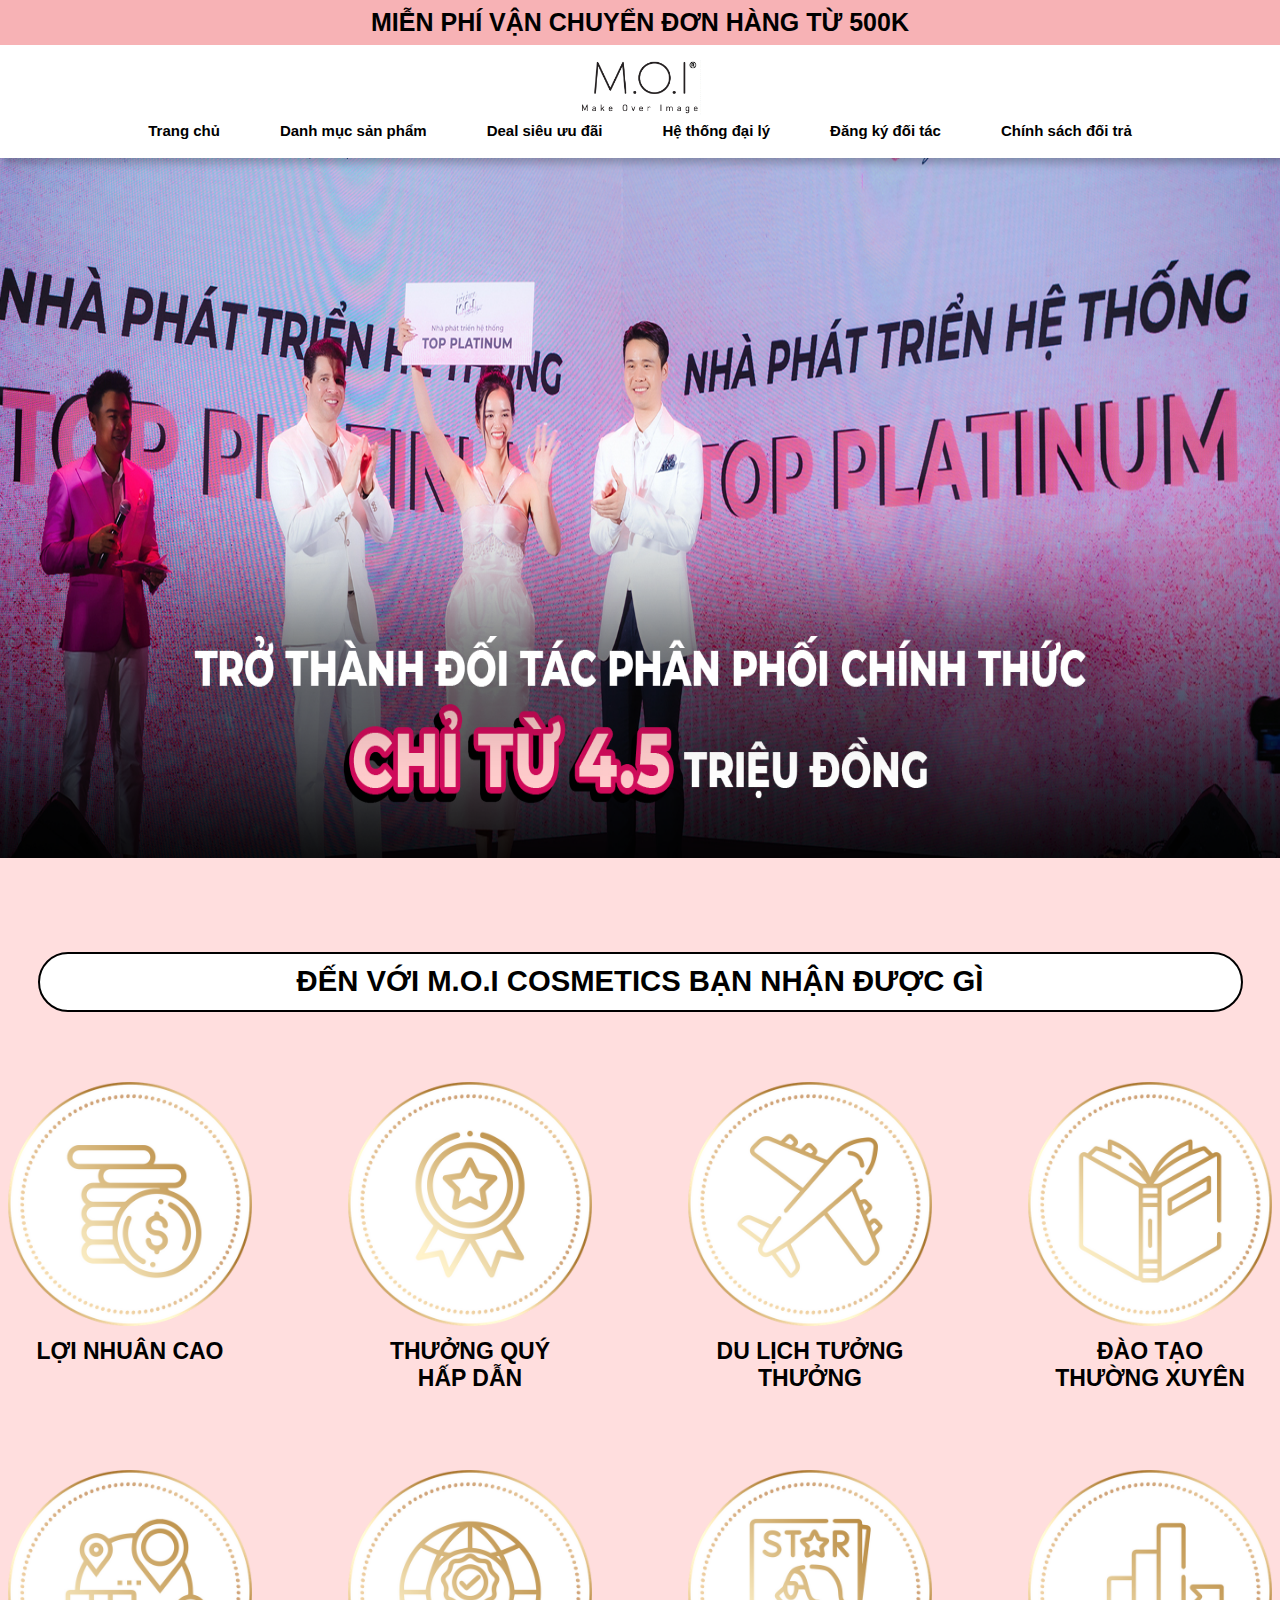
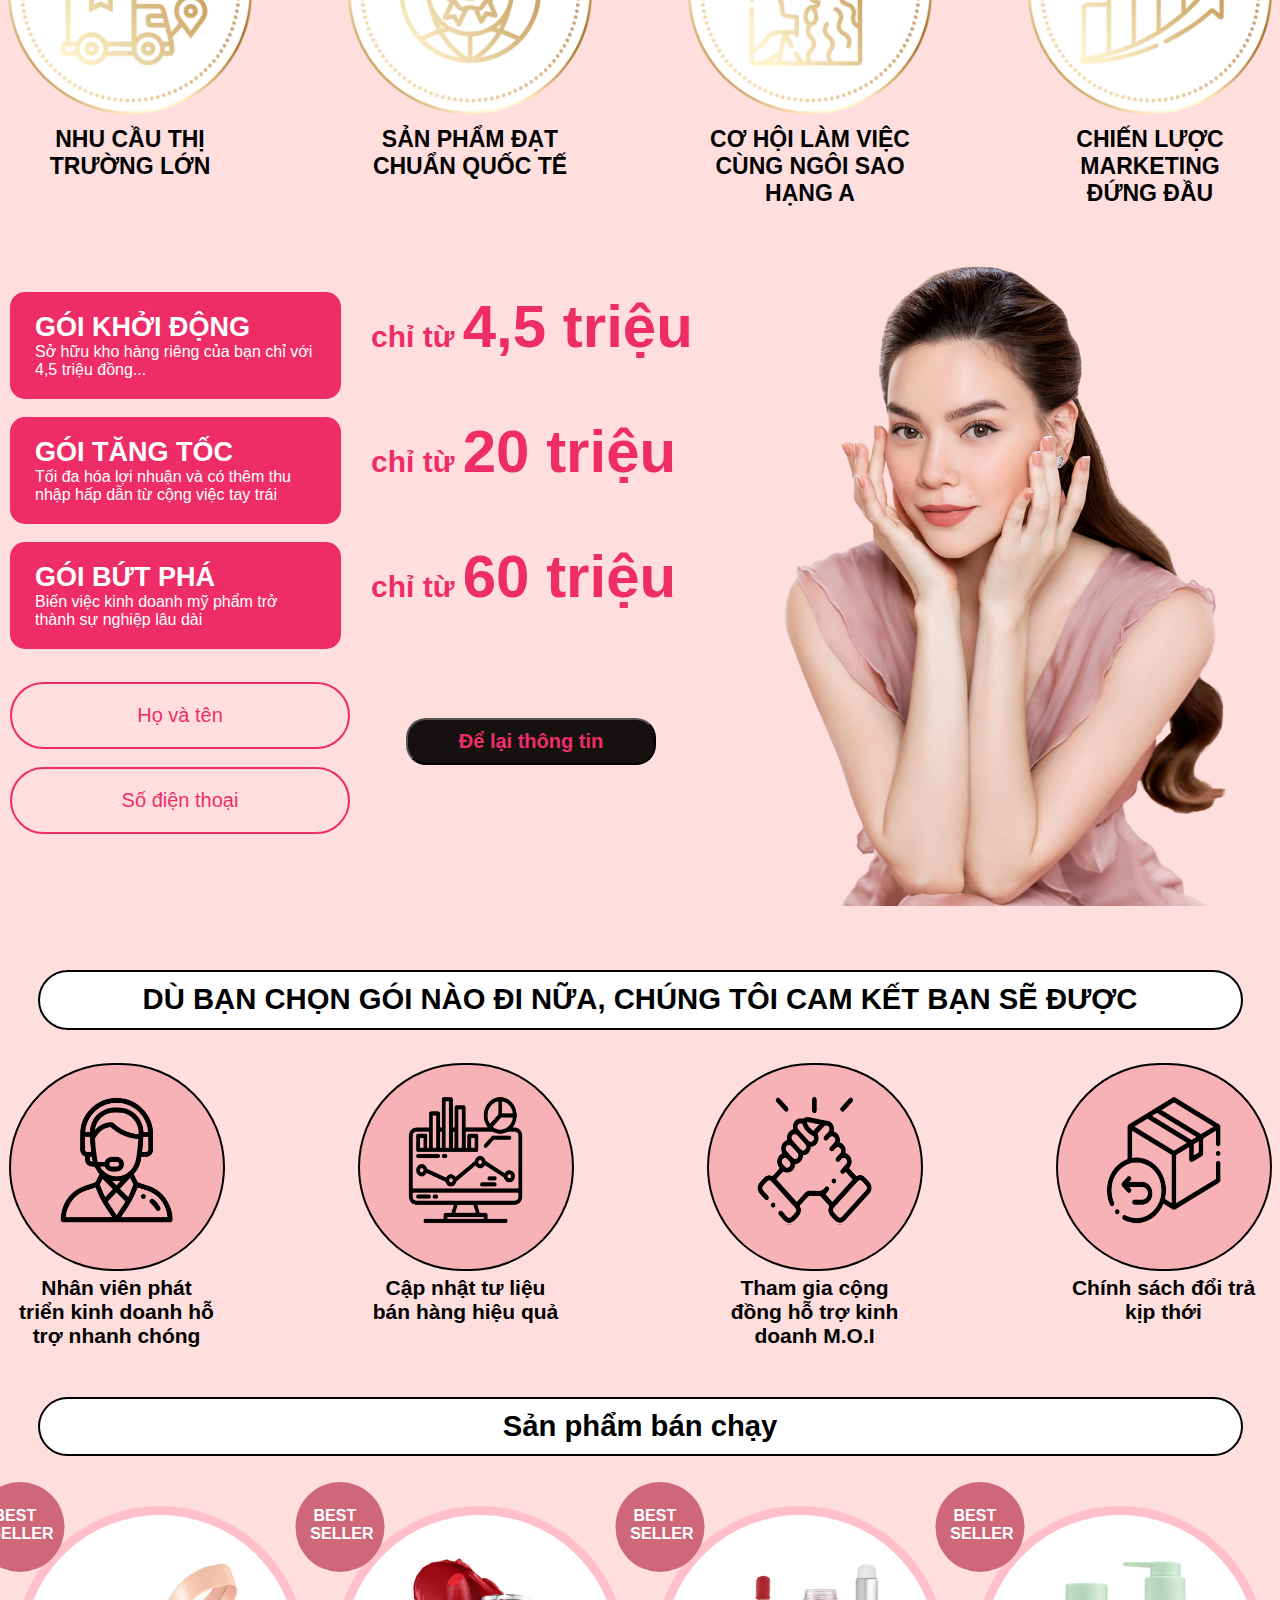
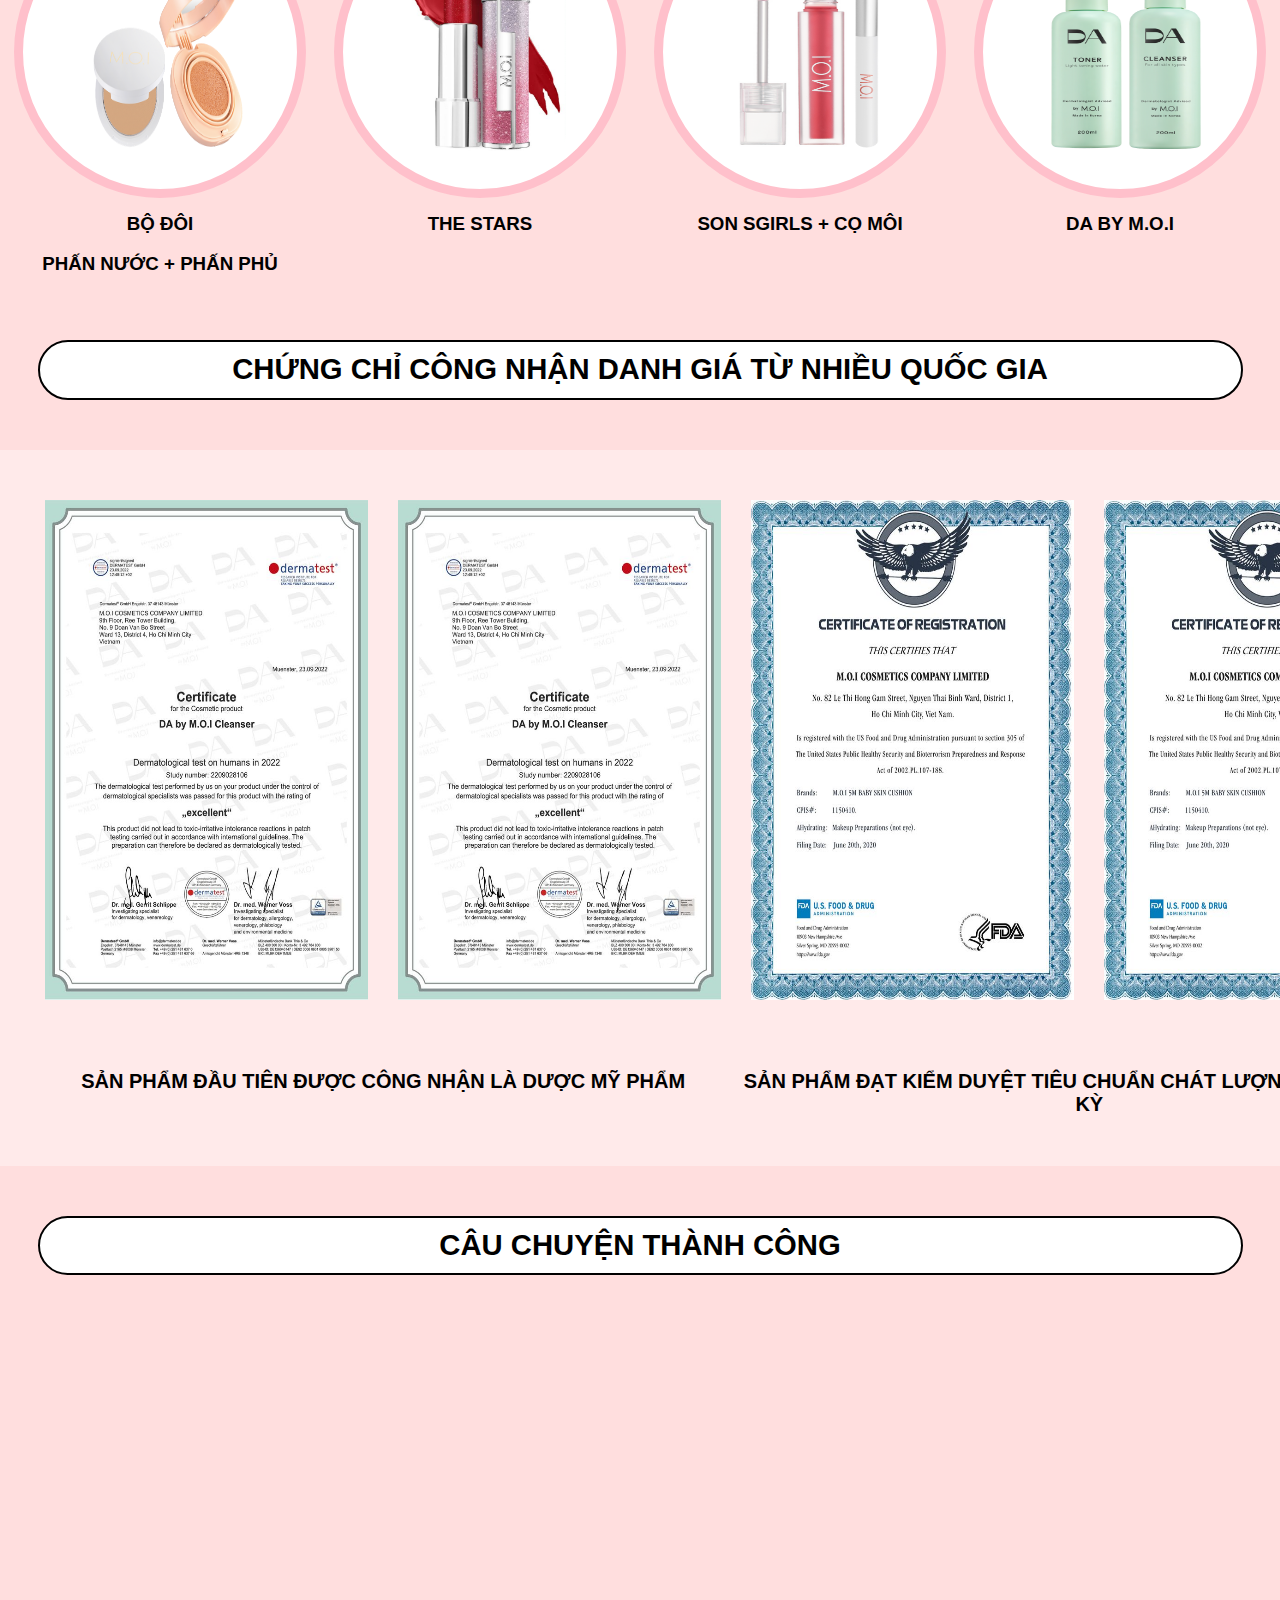
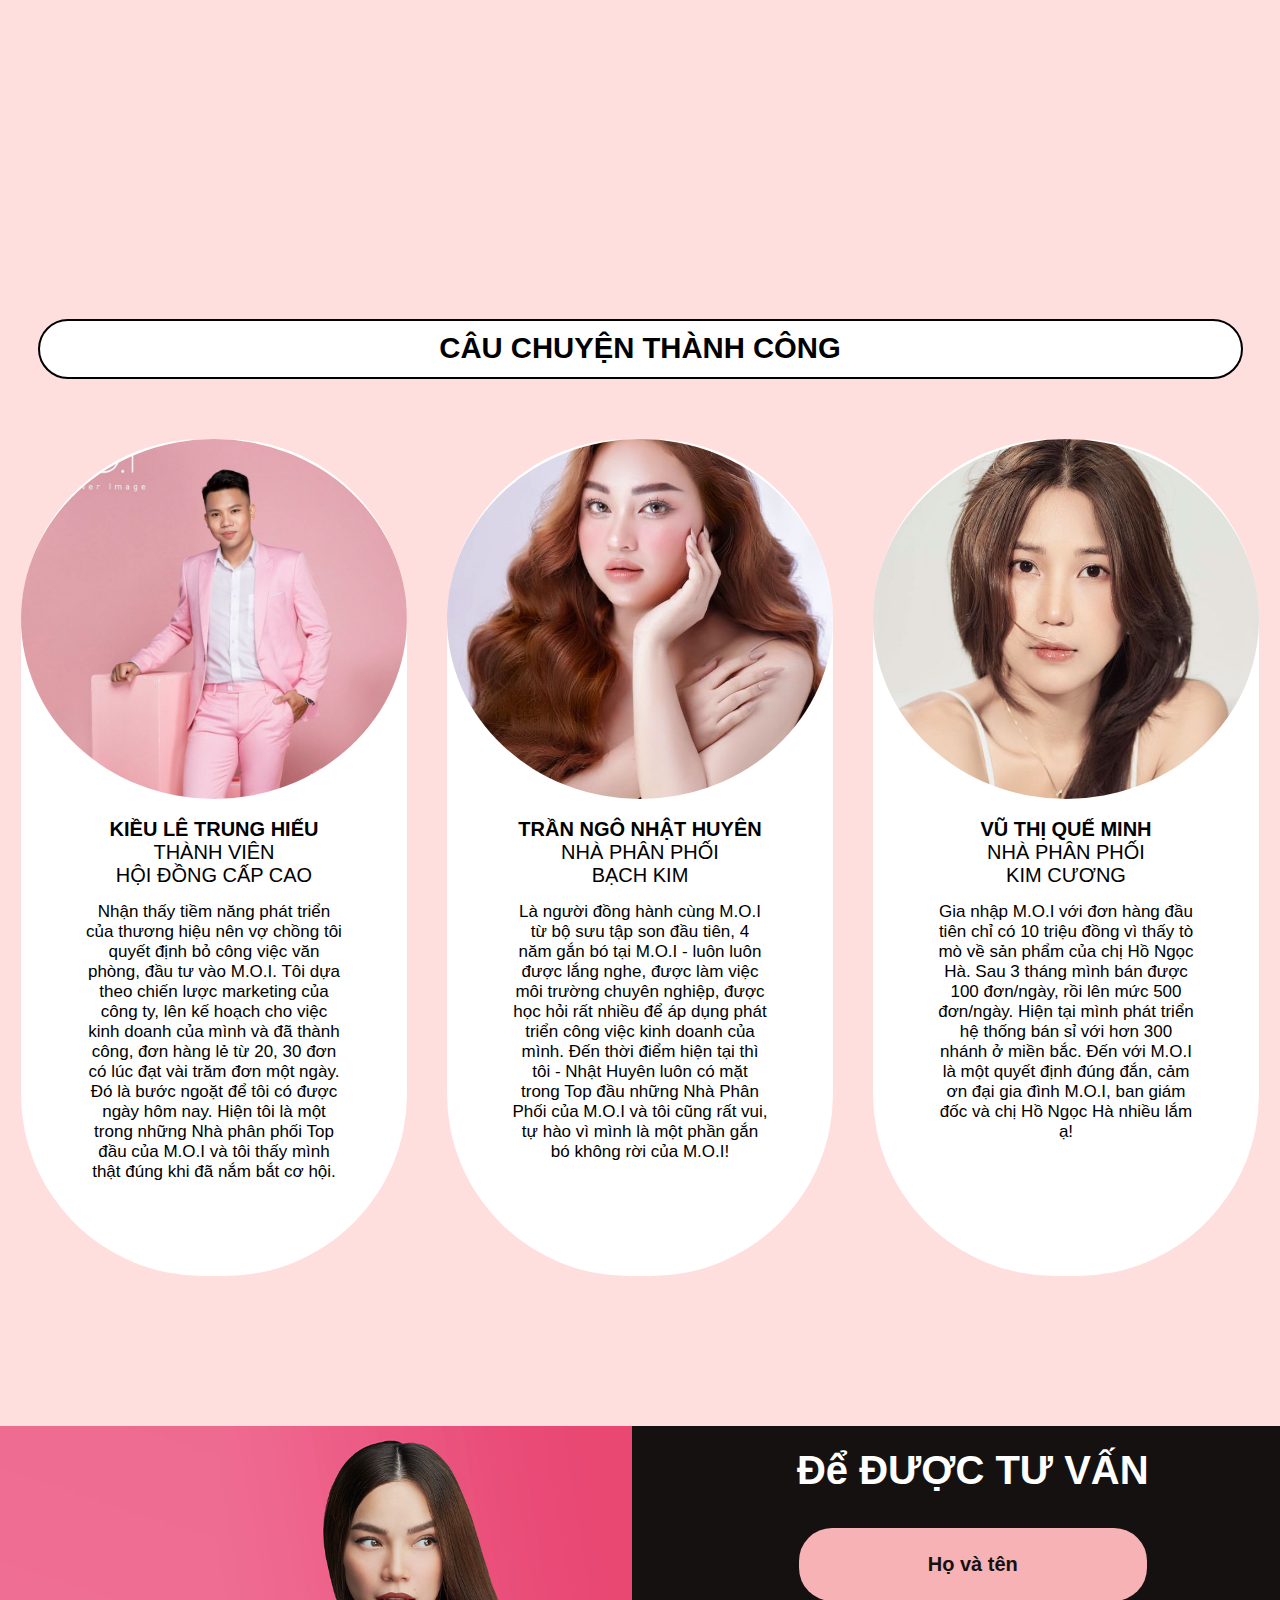
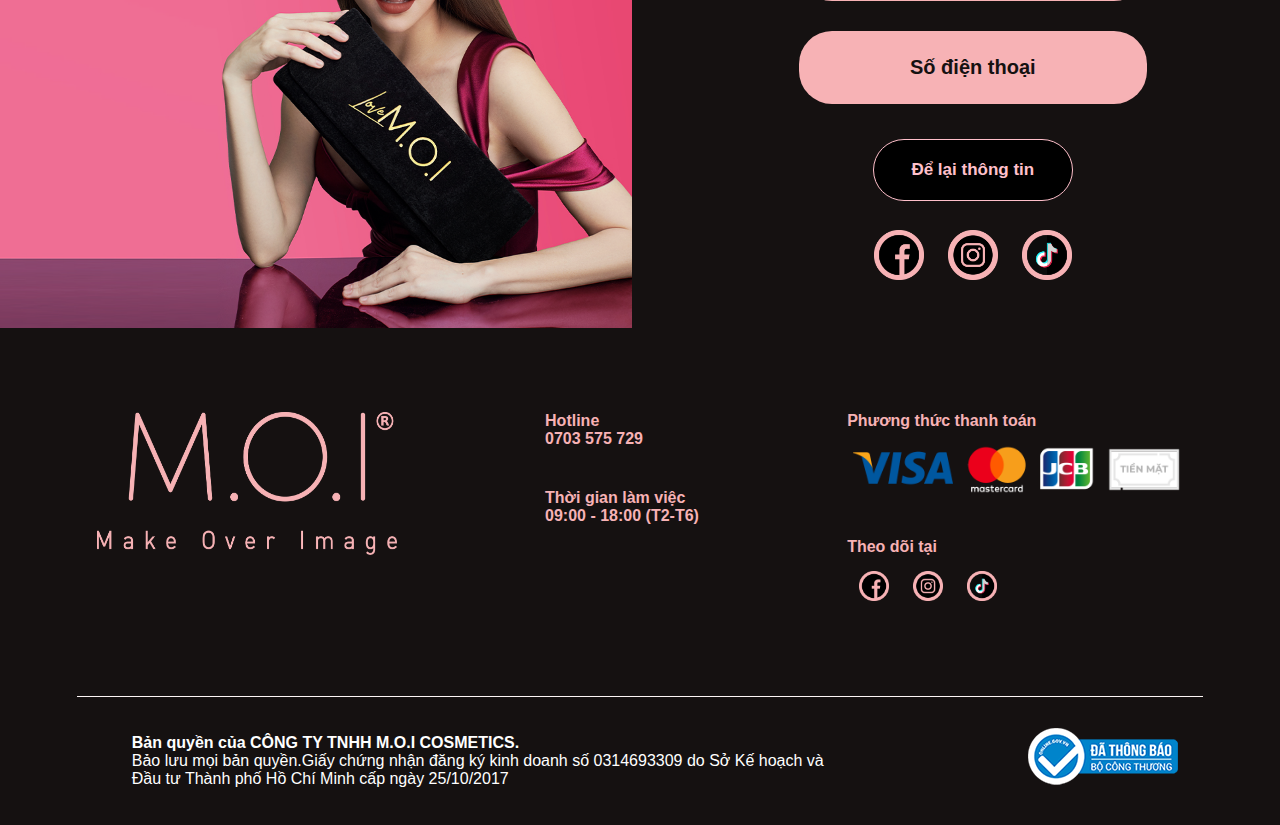
<file: Dang_ky_tro_thanh_doi_tac.html>
<!DOCTYPE html>
<html lang="en">
<head>
    <meta charset="UTF-8">
    <meta http-equiv="X-UA-Compatible" content="IE=edge">
    <meta name="viewport" content="width=device-width, initial-scale=1.0">
    <title>ĐĂNG KÝ TRỞ THÀNH ĐỐI TÁC CỦA M.O.I</title>
    <link rel="stylesheet" href="./assest/css/Dang_ky_tro_thanh_doi_tac.css">
    <link rel="stylesheet" href="./fontawesome-free-6.2.1-web/fontawesome-free-6.2.1-web/css/all.css">
    <link rel="shortcut icon" href="./img/logo_web.webp" type="image/x-icon">
</head>
<body>
    <div id="section1" class="ladi-section">
        <h3>MIỄN PHÍ VẬN CHUYỂN ĐƠN HÀNG TỪ 500K</h3>
    </div>
    <div id="section2"  class="logo-menu">
        <div class="logo">
            <img src="Anh/logo.png" alt="">
        </div>
        <div class="menu">
            <ul>
                <li> <a href="./index.html">Trang chủ</a></li>
                <li> <a href="">Danh mục sản phẩm</a></li>
                <li> <a href="">Deal siêu ưu đãi</a></li>
                <li> <a href="">Hệ thống đại lý</a></li>
                <li> <a href="">Đăng ký đối tác</a></li>
                <li> <a href="">Chính sách đối trả</a></li>
            </ul>
        </div>
    </div>
    <div id="section3" class="slide">
        <img class="img" onclick="changeImg()" src="Anh/slide1.png" alt="">
    </div>
    <div id="section4">
        <div class="headline">
            <h3>ĐẾN VỚI M.O.I COSMETICS BẠN NHẬN ĐƯỢC GÌ</h3>
        </div>
        <div class="danh-gia">
            <div class="row-danh-gia">
                <div class="row-img-and-status">
                    <img src="Anh/row-img1.png" alt=""> <br>
                    <h3>LỢI NHUÂN CAO</h3>
                </div>
                <div class="row-img-and-status">
                    <img src="Anh/row-img2.png" alt=""> <br>
                    <h3>THƯỞNG QUÝ HẤP DẪN</h3>
                </div>
                <div class="row-img-and-status">
                    <img src="Anh/row-img3.png" alt=""> <br> 
                    <h3>DU LỊCH TƯỞNG THƯỞNG</h3>
                </div>
                <div class="row-img-and-status">
                    <img src="Anh/row-img4.png" alt=""> <br>
                    <h3>ĐÀO TẠO THƯỜNG XUYÊN</h3>
                </div>
            </div>
            <div class="row-danh-gia">
                <div class="row-img-and-status">
                    <img src="Anh/row-img5.png" alt=""> <br>
                    <h3>NHU CẦU THỊ TRƯỜNG LỚN</h3>
                </div>
                <div class="row-img-and-status">
                    <img src="Anh/row-img6.png" alt=""> <br>
                    <h3>SẢN PHẨM ĐẠT CHUẨN QUỐC TẾ</h3>
                </div>
                <div class="row-img-and-status">
                    <img src="Anh/row-img7.png" alt=""> <br>
                    <h3>CƠ HỘI LÀM VIỆC CÙNG NGÔI SAO HẠNG A</h3>
                </div>
                <div class="row-img-and-status">
                    <img src="Anh/row-img8.png" alt=""> <br>
                    <h3>CHIẾN LƯỢC MARKETING ĐỨNG ĐẦU</h3>
                </div>
            </div>
        </div>
        <div class="goi">
            <div class="danh-muc-goi">
                <div class="danh-muc">
                    <div class="infor-goi">
                        <a href="">
                            <p class="ten-danh-muc">
                                <span class="title">GÓI KHỞI ĐỘNG</span> <br>
                                <span>Sở hữu kho hàng riêng của bạn chỉ với 4,5 triệu đồng...</span>
                            </p>
                            <span class="gia-goi">chỉ từ <span class="gia">4,5 triệu</span></span>
                        </a>
                    </div>
                </div> <br>
                <div class="danh-muc">
                    <div class="infor-goi">
                        <a href="">
                            <p class="ten-danh-muc">
                                <span class="title">GÓI TĂNG TỐC</span> <br>
                                <span>Tối đa hóa lợi nhuận và có thêm thu nhập hấp dẫn từ cộng việc tay trái</span>
                            </p>
                            <span class="gia-goi">chỉ từ <span class="gia">20 triệu</span></span>
                        </a>
                    </div>
                </div> <br>
                <div class="danh-muc">
                    <div class="infor-goi">
                        <a href="">
                            <p class="ten-danh-muc">
                                <span class="title">GÓI BỨT PHÁ</span> <br>
                                <span>Biến việc kinh doanh mỹ phẩm trở thành sự nghiệp lâu dài </span>
                            </p>
                            <span class="gia-goi">chỉ từ <span class="gia">60 triệu</span></span>
                        </a>
                    </div>
                </div>
                <div class="dang-ky">
                    <div class="infor-dk">
                        <div class="ten">
                            <input type="text" placeholder="Họ và tên">
                        </div> <br>
                        <div class="phone">
                            <input type="text" placeholder="Số điện thoại">
                        </div>
                    </div>
                    <div class="luu-infor">
                        <button type="submit">Để lại thông tin</button>
                    </div>
                </div>
            </div>
            
            <div class="img-goi">
                <img src="Anh/img-goi.png" alt="">
            </div>
        </div>
        <div class="headline">
            <h3>DÙ BẠN CHỌN GÓI NÀO ĐI NỮA, CHÚNG TÔI CAM KẾT BẠN SẼ ĐƯỢC</h3>
        </div>
        <div class="icon">
            <div class="row">
                <div class="icon-child">
                    <div class="img-icon">
                        <img src="Anh/icon1.png" alt="">
                    </div>
                    <div class="status-icon">
                        <span>Nhân viên phát triển kinh doanh hỗ trợ nhanh chóng</span>
                    </div>
                </div>
                <div class="icon-child">
                    <div class="img-icon">
                        <img src="Anh/icon2.png" alt="">
                    </div>
                    <div class="status-icon">
                        <span>Cập nhật tư liệu bán hàng hiệu quả</span>
                    </div>
                </div>
                <div class="icon-child">
                    <div class="img-icon">
                        <img src="Anh/icon3.png" alt="">
                    </div>
                    <div class="status-icon">
                        <span>Tham gia cộng đồng hỗ trợ kinh doanh M.O.I</span>
                    </div>
                </div>
                <div class="icon-child">
                    <div class="img-icon">
                        <img src="Anh/icon4.png" alt="">
                    </div>
                    <div class="status-icon">
                        <span>Chính sách đổi trả kịp thới</span>
                    </div>
                </div>
            </div>
        </div>
        <div class="headline">
            <h3>Sản phẩm bán chạy</h3>
        </div>
        <div class="san-pham-ban-chay">
            <div class="row-sp-ban-chay">
                <div class="san-pham">
                    <div class="sp-sale">
                        <div class="img-sanpham">
                            <img src="Anh/spkm1.png" alt="">
                        </div>
                        <div class="sale">
                            <span>BEST SELLER</span>
                        </div>
                    </div>
                    <div class="status-sp">
                        <h3>BỘ ĐÔI</h3><br>
                        <h3>PHẤN NƯỚC + PHẤN PHỦ</h3>
                    </div>
                </div>
                <div class="san-pham">
                    <div class="sp-sale">
                        <div class="img-sanpham">
                            <img src="Anh/spkm2.jpg" alt="">
                        </div>
                        <div class="sale">
                            <span>BEST SELLER</span>
                        </div>
                    </div>
                    <div class="status-sp">
                        <h3>THE STARS</h3> 
                    </div>
                </div>
                <div class="san-pham">
                    <div class="sp-sale">
                        <div class="img-sanpham">
                            <img src="Anh/spkm3.png" alt="">
                        </div>
                        <div class="sale">
                            <span>BEST SELLER</span>
                        </div>
                    </div>
                    <div class="status-sp">
                        <h3>SON SGIRLS + CỌ MÔI</h3>
                    </div>
                </div>
                <div class="san-pham">
                    <div class="sp-sale">
                        <div class="img-sanpham">
                            <img src="Anh/spkm4.png" alt="">
                        </div>
                        <div class="sale">
                            <span>BEST SELLER</span>
                        </div>
                    </div>
                    <div class="status-sp">
                        <h3>DA BY M.O.I</h3>
                    </div>
                </div>
            </div>
        </div>
        <div class="headline">
            <h3>CHỨNG CHỈ CÔNG NHẬN DANH GIÁ TỪ NHIỀU QUỐC GIA</h3>
        </div>
        <div class="" id="chung-chi">
            <div class="chung-chi">
                <div class="img-chung-chi">
                    <img src="Anh/chung_chi1.jpg" alt="">
                    <img src="Anh/chung_chi1.jpg" alt="">
                </div>
                <div class="status-chung-chi">
                    <span>SẢN PHẨM ĐẦU TIÊN ĐƯỢC CÔNG NHẬN LÀ DƯỢC MỸ PHẨM</span>
                </div>
            </div>
            
            <div class="chung-chi">
                <div class="img-chung-chi">
                    <img src="Anh/chung_chi2.jpg" alt="">
                    <img src="Anh/chung_chi2.jpg" alt="">
                </div>
                <div class="status-chung-chi">
                    <span>SẢN PHẨM ĐẠT KIỂM DUYỆT TIÊU CHUẨN CHÁT LƯỢNG TỪ FDA- HOA KỲ</span>
                </div>
            </div>
        </div>
        <div class="headline">
            <h3>CÂU CHUYỆN THÀNH CÔNG </h3>
        </div>
        <div class="video">
            <iframe width="560" height="315" src="https://www.youtube.com/embed/mucbdgR7qVI" title="YouTube video player" frameborder="0" allow="accelerometer; autoplay; clipboard-write; encrypted-media; gyroscope; picture-in-picture; web-share" allowfullscreen></iframe>        
        </div>
        <div class="headline">
            <h3>CÂU CHUYỆN THÀNH CÔNG </h3>
        </div>
        <div class="team">
            <div class="member">
                <div class="img-member">
                    <img src="Anh/member1.jpg" alt="">
                </div>
                <div class="infor-member">
                    <span class="name-member">KIỀU LÊ TRUNG HIẾU</span> <br>
                    <span class="chuc-danh">THÀNH VIÊN <br>
                    HỘI ĐỒNG CẤP CAO</span>
                </div>
                <div class="gioithieu">
                    <p>
                        Nhận thấy tiềm năng phát triển của thương hiệu nên vợ chồng tôi quyết định bỏ công việc văn phòng, đầu tư vào M.O.I. Tôi dựa theo chiến lược marketing của công ty, lên kế hoạch cho việc kinh doanh của mình và đã thành công, đơn hàng lẻ từ 20, 30 đơn có lúc đạt vài trăm đơn một ngày. Đó là bước ngoặt để tôi có được ngày hôm nay.
                    Hiện tôi là một trong những Nhà phân phối Top đầu của M.O.I và tôi thấy mình thật đúng khi đã nắm bắt cơ hội. 
                    </p>
                </div>
            </div>

            <div class="member">
                <div class="img-member">
                    <img src="Anh/member2.jpg" alt="">
                </div>
                <div class="infor-member">
                    <span class="name-member">TRẦN NGÔ NHẬT HUYÊN</span> <br>
                    <span class="chuc-danh">NHÀ PHÂN PHỐI <br>
                    BẠCH KIM</span>
                </div>
                <div class="gioithieu">
                    <p>
                        Là người đồng hành cùng M.O.I từ bộ sưu tập son đầu tiên, 4 năm gắn bó tại M.O.I - luôn luôn được lắng nghe, được làm việc môi trường chuyên nghiệp, được học hỏi rất nhiều để áp dụng phát triển công việc kinh doanh của mình. Đến thời điểm hiện tại thì tôi - Nhật Huyên luôn có mặt trong Top đầu những Nhà Phân Phối của M.O.I và tôi cũng rất vui, tự hào vì mình là một phần gắn bó không rời của M.O.I!
                    </p>
                </div>
            </div>

            <div class="member">
                <div class="img-member">
                    <img src="Anh/member3.jpg" alt="">
                </div>
                <div class="infor-member">
                    <span class="name-member">VŨ THỊ QUẾ MINH</span> <br>
                    <span class="chuc-danh">NHÀ PHÂN PHỐI <br>
                        KIM CƯƠNG</span>
                </div>
                <div class="gioithieu">
                    <p>
                        Gia nhập M.O.I với đơn hàng đầu tiên chỉ có 10 triệu đồng vì thấy tò mò về sản phẩm của chị Hồ Ngọc Hà.
                        Sau 3 tháng mình bán được 100 đơn/ngày, rồi lên mức 500 đơn/ngày. Hiện tại mình phát triển hệ thống bán sỉ với hơn 300 nhánh ở miền bắc.
                        Đến với M.O.I là một quyết định đúng đắn, cảm ơn đại gia đình M.O.I, ban giám đốc và chị Hồ Ngọc Hà nhiều lắm ạ!
                    </p>
                </div>
            </div>

            <!-- <div class="member">
                <div class="img-member">
                    <img src="member4.jpg" alt="">
                </div>
                <div class="infor-member">
                    <span class="name-member">LƯƠNG NGỌC BÍCH</span> <br>
                    <span class="chuc-danh">NHÀ PHÂN PHỐI <br>
                        VÀNG</span>
                </div>
                <div class="gioithieu">
                    <p>
                        Từ mẹ bỉm trở thành NHÀ BÁN LẺ XUẤT SẮC NHẤT xúc động lắm. Quyết định tin vào MOI cách đây 2 năm của mình là RẤT ĐÚNG ĐẮN!
                    Khi có thu nhập ổn định từ kinh doanh MOI, tôi rủ chồng kinh doanh cùng, rồi tạo nên một gian hàng Shopee mall. Hoàn thành mục tiêu bán lẻ, mục tiêu sắp tới là xây dựng một đội nhóm để cùng nhau phát triển bản thân, lan toả cơ hội tuyệt vời này cho nhiều người biết hơn nữa, cùng nhau kiếm thật nhiều tiền. Cảm ơn đại gia đình M.O.I rất nhiều! 
                    </p>
                </div>
            </div> -->
        </div>
    </div>
<!-- footer -->
    <div id="section5" class="footer">

        <div class="footer5_1">
            <div class="img_footer5_1">
                <img src="Anh/footer5_1.png" alt="">
            </div>
            <div class="tu_van">
                <h1>Để ĐƯỢC TƯ VẤN</h1>
                <div class="infor_tuvan">
                    <input type="text" placeholder="Họ và tên"> <br>
                    <input type="text" placeholder="Số điện thoại">
                </div>
                <div class="button_tuvan">
                    <button type="submit">Để lại thông tin</button>
                </div>
                <div class="icon_mxh">
                    <img src="Anh/fb.png" alt="">
                    <img src="Anh/insta.png" alt="">
                    <img src="Anh/tiktok.png" alt="">
                </div>
            </div>
        </div>
        <div class="max-width">
            
            <div class="footer5_2">
                <div id="logo_footer5_2">
                    <img src="Anh/logo-hong-20230508022311-5dzah.png" alt="">
                </div>
                <div id="hotline">
                    <div class="sdt">
                        <span>Hotline</span> <br>
                        <span>0703 575 729</span>
                    </div>
                    <div class="time">
                        <span>Thời gian làm việc</span> <br>
                        <span>09:00 - 18:00 (T2-T6)</span>
                    </div>
                </div>
                <div id="pay">
                    <div class="thanh_toan">
                        <span>Phương thức thanh toán</span> <br>
                        <img src="Anh/thanh_toan.png" alt="">
                    </div>
                    <div class="follow">
                        <span>Theo dõi tại</span>
                        <div class="follow_icon">
                            <img src="Anh/fb.png" alt="">
                            <img src="Anh/insta.png" alt="">
                            <img src="Anh/tiktok.png" alt="">
                        </div>
                    </div>
                </div>
            </div>
            <div class="end">
                <span class="gach_ngang"></span>
                <div class="banquyen_and_logoBCT">
                    <div class="ban-quyen">
                        <span>Bản quyền của CÔNG TY TNHH M.O.I COSMETICS.</span>
                        <p>Bảo lưu mọi bản quyền.Giấy chứng nhận đăng ký kinh doanh số 0314693309 do Sở Kế hoạch và Đầu tư Thành phố Hồ Chí Minh cấp ngày 25/10/2017</p>
                    </div>
                    <div class="logo_BCT">
                        <img src="Anh/moi-cosmetics-dang-ky-bo-cong-thuong_28922d51dec547f4af82b60a4afd060a.webp" alt="">
                    </div>
                </div>
            </div>
        </div>
    </div>

    <!-- js -->
    <script>
        var index = 1;

        var changeImg = function() {
            var imgs = ['Anh/slide1.png', 'Anh/slide2.png', 'Anh/slide3.png', 'Anh/slide4.png'];
            document.querySelector('.img').src = imgs[index];
            index++;
            if(index == 4) {
                index = 0;
            }
        }

        setInterval(changeImg, 2500);
    </script>
    <script src="./main.js"></script>
</body>
</html>
</file>
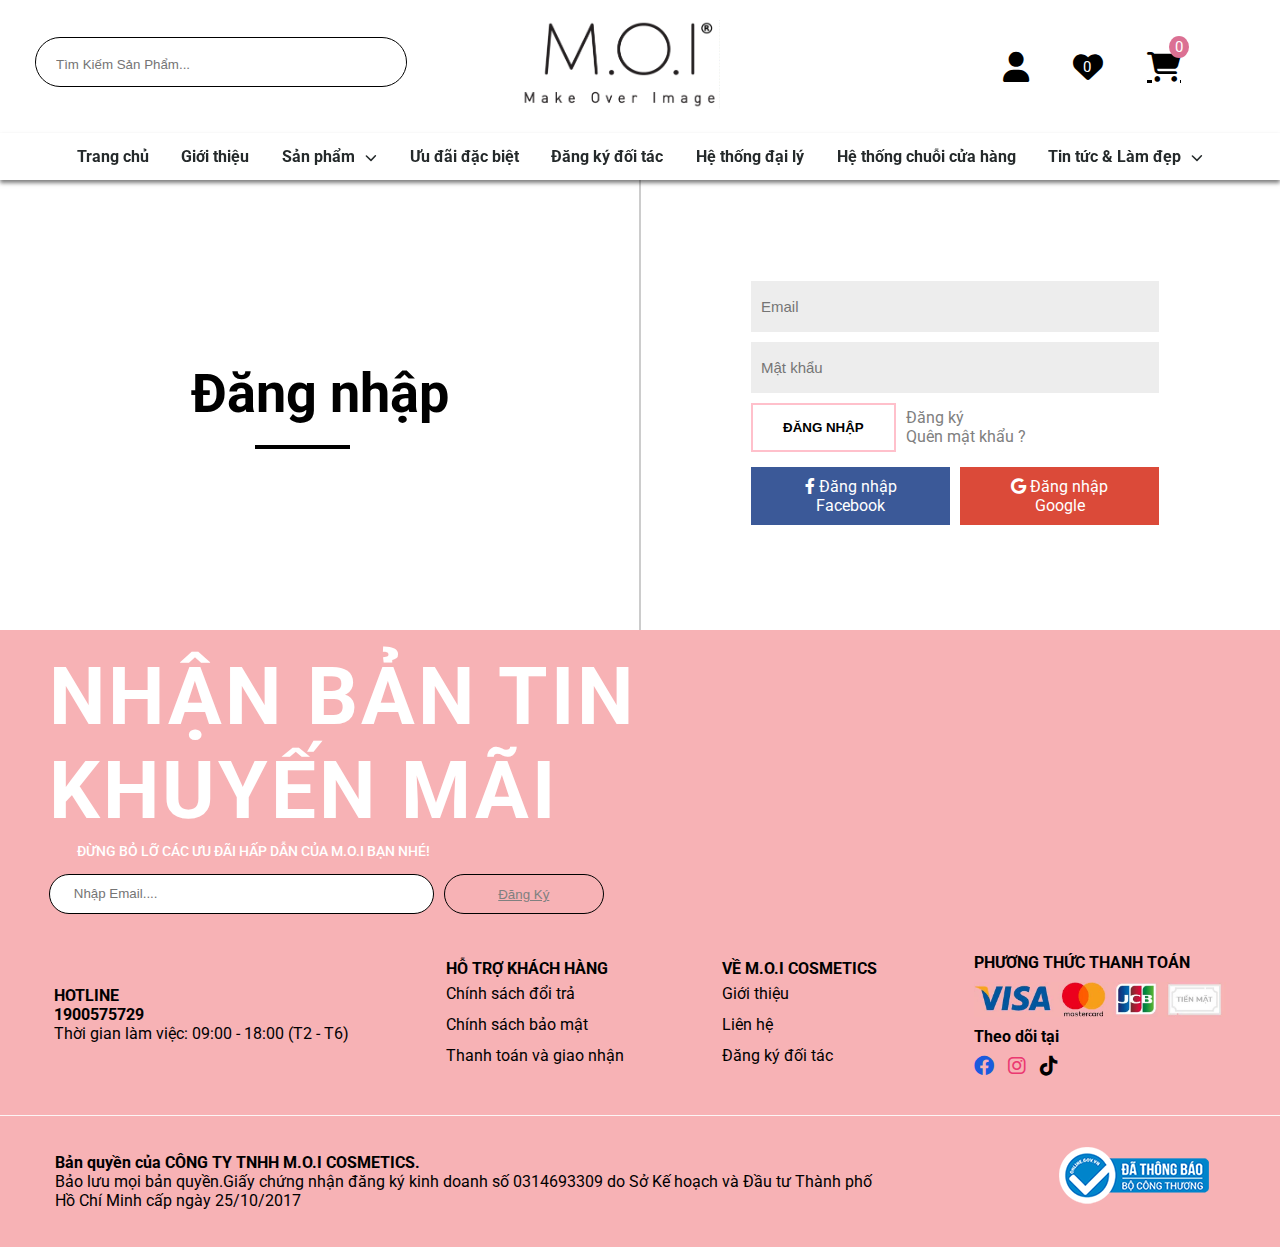
<file: Dang_nhap.html>
<!DOCTYPE html>
<html lang="en">
<head>
    <meta charset="UTF-8">
    <meta http-equiv="X-UA-Compatible" content="IE=edge">
    <meta name="viewport" content="width=device-width, initial-scale=1.0">
    <title>Đăng Nhập</title>
    <link rel="stylesheet" href="./fontawesome-free-6.2.1-web/fontawesome-free-6.2.1-web/css/all.css">
    <link rel="shortcut icon" href="./img/logo_web.webp" type="image/x-icon">
    <link rel="stylesheet" href="./assest/css/Dang_nhap.css">
</head>
<body>
    <div class="main">
        <!-- header -->
        <header class="header">
            <div class="intro">
                <div class="search">
                    <input type="text" placeholder="Tìm Kiếm Sản Phẩm...">
                </div>
    
                <div class="logo-header">
                    <a href="./index.html">
                        <img src="Anh/logo.png" alt="">
                    </a>
                </div>
    
                <div class="icon-header">
                    <div class="icon">
                        <a href="./Dang_nhap.html" style="color: #000;">
                            <i class="icon-header fa-solid fa-user"></i>
                        </a>
                    </div>
    
                    <div class="icon father">
                        <i class="icon-header fa-solid fa-heart"></i>
    
                        <div class="text-icon">
                            <span>0</span>
                        </div>
                    </div>
    
                    <div class="icon father">
                        <a href="./gio_hang.html" style="color: #000;">
                            <i class="icon-header fa-solid fa-cart-shopping"></i>
                        </a>
    
                        <div class="count-card">
                            <span>0</span>
                        </div>
                    </div>
                </div>
            </div>
        </header>

        <!-- nav -->
        <div class="header-nav">
            <nav class="nav">
                <ul class="nav-list">
                    <li class="nav-list--item">
                        <a href="./index.html" class="link-item">Trang chủ</a>
                    </li>
    
                    <li class="nav-list--item">
                        <a href="./gioi_thieu.html" class="link-item">Giới thiệu</a>
                    </li>
    
                    <li class="nav-list--item">
                        <a href="./tat_ca_san_pham.html" class="link-item">
                            Sản phẩm
                            <i class="icon-down fa fa-chevron-down"></i>
                        </a>
    
                        <div class="sub-menu">
                            <div class="sub-menu--box">
                                <ul class="menu-child2">
                                    <li class="nenu-item">
                                        <a href="" class="menu-link">CHĂM SÓC DA - DA BY M.O.I</a>
                                    </li>
    
                                    <li class="nenu-item">
                                        <a href="" class="menu-link">SON MÔI</a>
                                    </li>
    
                                    <li class="nenu-item">
                                        <a href="" class="menu-link">MẶT NẠ</a>
                                    </li>
    
                                    <li class="nenu-item">
                                        <a href="" class="menu-link">PHẤN NƯỚC</a>
                                    </li>
    
                                    <li class="nenu-item">
                                        <a href="" class="menu-link">PHẤN PHỦ</a>
                                    </li>
    
                                    <li class="nenu-item">
                                        <a href="" class="menu-link">PHẤN MÁ HỒNG</a>
                                    </li>
    
                                    <li class="nenu-item">
                                        <a href="" class="menu-link">CHÌ KẺ MÀY</a>
                                    </li>
    
                                    <li class="nenu-item">
                                        <a href="" class="menu-link">MICKEY'S MAGIC</a>
                                    </li>
                                </ul>
                            </div>
                        </div>
                    </li>
    
                    <li class="nav-list--item">
                        <a href="./uu_dai_dac_biet.html" class="link-item">Ưu đãi đặc biệt</a>
                    </li>
    
                    <li class="nav-list--item">
                        <a href="./Dang_ky_tro_thanh_doi_tac.html" class="link-item">Đăng ký đối tác</a>
                    </li>
    
                    <li class="nav-list--item">
                        <a href="" class="link-item">Hệ thống đại lý</a>
                    </li>
    
                    <li class="nav-list--item">
                        <a href="" class="link-item">Hệ thống chuỗi cửa hàng</a>
                    </li>
    
                    <li class="nav-list--item">
                        <a href="./Tintuc_lamdep.html" class="link-item">
                            Tin tức & Làm đẹp
                            <i class="icon-down fa fa-chevron-down"></i>
                        </a>
    
                        <div class="sub-menu bottom">
                            <div class="sub-menu--box">
                                <ul class="menu-child2">
                                    <li class="nenu-item">
                                        <a href="" class="menu-link">Làm đẹp cùng M.O.I</a>
                                    </li>
    
                                    <li class="nenu-item">
                                        <a href="" class="menu-link">Bí quyết khoẻ & đẹp</a>
                                    </li>
    
                                    <li class="nenu-item">
                                        <a href="" class="menu-link">Góc Review</a>
                                    </li>
    
                                    <li class="nenu-item">
                                        <a href="" class="menu-link">Chăm sóc da</a>
                                    </li>
    
                                    <li class="nenu-item">
                                        <a href="" class="menu-link">Xu hướng trang điểm</a>
                                    </li>
    
                                    <li class="nenu-item">
                                        <a href="" class="menu-link">PHẤN MÁ HỒNG</a>
                                    </li>
    
                                    <li class="nenu-item">
                                        <a href="" class="menu-link">CHÌ KẺ MÀY</a>
                                    </li>
    
                                    <li class="nenu-item">
                                        <a href="" class="menu-link">MICKEY'S MAGIC</a>
                                    </li>
                                </ul>
                            </div>
                        </div>
                    </li>
                </ul>
            </nav>
        </div>
<!-- đăng nhập -->
        <div class="container">
            <div class="title">
                <h2>Đăng nhập</h2>
                <span></span>
            </div>
            <div class="gach"></div>
            <div class="noi-dang-nhap">
                <div class="infor-dn">
                    <div class="email-pass">
                        <input type="text" placeholder="Email">
                        <input type="text" placeholder="Mật khẩu">
                    </div>
                </div>
                <div class="dang-nhap">
                    <div class="nut-dang-nhap">
                        <button type="submit">ĐĂNG NHẬP</button>
                    </div>
                    <div class="dangky_And_quenpass">
                        <span> <a href="./dang_ky.html">Đăng ký</a></span> <br>
                        <span> <a href="">Quên mật khẩu ?</a></span>
                    </div>
                </div>
                <div class="facebook_and_google">
                    <a href="">
                        <div class="facebook">
                            <span><i class="fa-brands fa-facebook-f"></i> Đăng nhập Facebook</span>
                        </div>
                    </a>
                    <a href="">
                        <div class="google">
                            <span><i class="fa-brands fa-google"></i> Đăng nhập Google</span>
                        </div>
                    </a>
                </div>
            </div>
        </div>
<!-- footer -->
        <footer class="footer">
                            <div class="container-fluid-6">
                                <div class="newsletter">
                                    <h4>
                                        NHẬN BẢN TIN KHUYẾN MÃI
                                    </h4>
                
                                    <p class="short-description">
                                        ĐỪNG BỎ LỠ CÁC ƯU ĐÃI HẤP DẪN CỦA M.O.I BẠN NHÉ!
                                    </p>
                                </div>
                
                                <form action="" class="form">
                                    <div class="form-input">
                                        <input type="text" placeholder="Nhập Email....">
                                    </div>
                
                                    <div class="from-btn">
                                        <button class="btn">
                                            <a href="./dang_ky.html" style="color: grey;">
                                                Đăng Ký
                                            </a>
                                        </button>
                                    </div>
                                </form>
                
                                <!-- clearfix -->
                                <div class="clearfix">
                                    <div class="innerInfoFooter">
                                        <h4>
                                            HOTLINE
                                        </h4>
                    
                                        <div class="infoContent">
                                            <a href="" class="hotline-footer">1900575729</a>
                                        </div>
                    
                                        <div class="info-time-company">
                                            Thời gian làm việc: 09:00 - 18:00 (T2 - T6)
                                        </div>
                                    </div>
                
                                    <div class="innerInfoFooter">
                                        <h4>
                                            HỖ TRỢ KHÁCH HÀNG
                                        </h4>
                    
                                        <div class="infoContent">
                                            <ul class="linklists-footer">
                                                <li><a href="">Chính sách đổi trả</a></li>
                                                <li><a href="">Chính sách bảo mật</a></li>
                                                <li><a href="">Thanh toán và giao nhận</a></li>
                                            </ul>
                                        </div>
                                    </div>
                
                                    <div class="innerInfoFooter">
                                        <h4>
                                            VỀ M.O.I COSMETICS
                                        </h4>
                    
                                        <div class="infoContent">
                                            <ul class="linklists-footer">
                                                <li><a href="">Giới thiệu</a></li>
                                                <li><a href="">Liên hệ</a></li>
                                                <li><a href="">Đăng ký đối tác</a></li>
                                            </ul>
                                        </div>
                                    </div>
                
                                    <div class="innerInfoFooter">
                                        <h4>
                                            PHƯƠNG THỨC THANH TOÁN
                                        </h4>
                    
                                        <div class="infoContent">
                                            <a href="">
                                                <img width="252px" height="35px" src="Anh/visa.webp" alt="" class="icon-payment">
                                            </a>
                
                                            <h4 class="title-social">
                                                Theo dõi tại
                                            </h4>       
                                            <ul class="social-link">
                                                <li>
                                                    <a href="" class="lick-icon">
                                                        <i class="icon-pay fb fa-brands fa-facebook"></i>
                                                    </a>
                                                </li>
                
                                                <li>
                                                    <a href="" class="lick-icon">
                                                        <i class="icon-pay insta fa-brands fa-instagram"></i>
                                                    </a>
                                                </li>
                                                <li>
                                                    <a href="" class="lick-icon">
                                                        <i class="icon-pay tiktok fa-brands fa-tiktok"></i>
                                                    </a>
                                                </li>
                                            </ul>
                                        </div>
                                    </div>
                                </div>
                            </div>
                <!-- end -->
                <div class="end">
                    <span class="gach_ngang"></span>
                    <div class="banquyen_and_logoBCT">
                        <div class="ban-quyen">
                            <span>Bản quyền của CÔNG TY TNHH M.O.I COSMETICS.</span>
                            <p>Bảo lưu mọi bản quyền.Giấy chứng nhận đăng ký kinh doanh số 0314693309 do Sở Kế hoạch và Đầu tư Thành phố Hồ Chí Minh cấp ngày 25/10/2017</p>
                        </div>
                        <div class="logo_BCT">
                            <img src="Anh/moi-cosmetics-dang-ky-bo-cong-thuong_28922d51dec547f4af82b60a4afd060a.webp" alt="">
                        </div>
                    </div>
                </div>
        </footer>
</body>
</html>
</file>
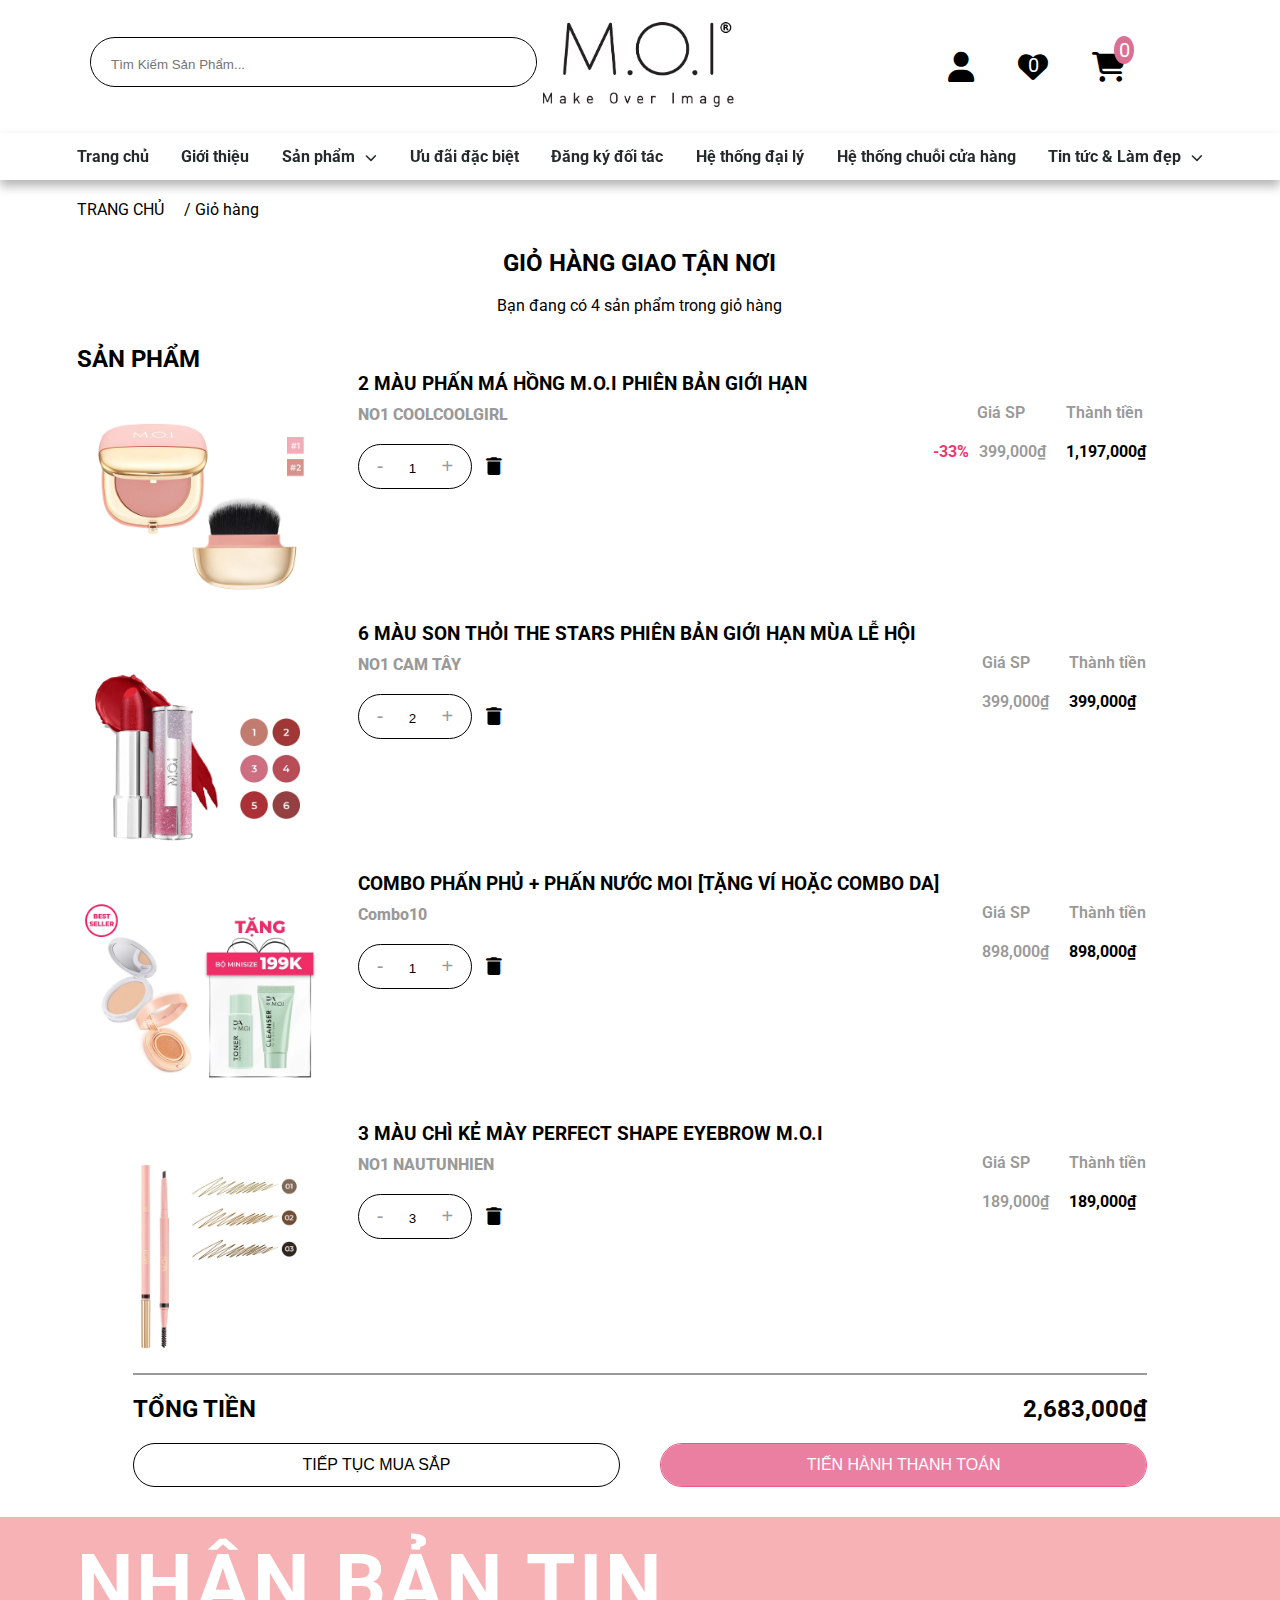
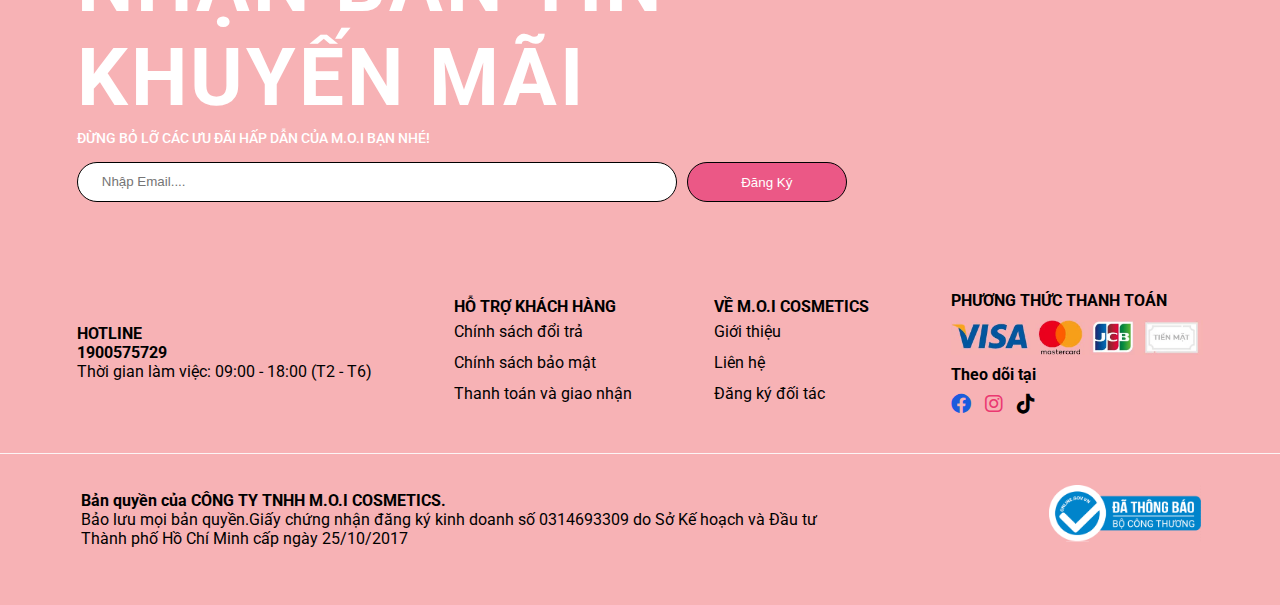
<file: gio_hang.html>
<!DOCTYPE html>
<html lang="en">

<head>
    <meta charset="UTF-8">
    <meta http-equiv="X-UA-Compatible" content="IE=edge">
    <meta name="viewport" content="width=device-width, initial-scale=1.0">
    <title>M.O.I Cosmetics thương hiệu mỹ phẩm trang điểm chuyên nghiệp đầu tiên tại Việt Nam</title>
    <link rel="stylesheet" href="./assest/css/style.css">
    <link rel="stylesheet" href="./fontawesome-free-6.2.1-web/fontawesome-free-6.2.1-web/css/all.css">
    <link rel="shortcut icon" href="./img/logo_web.webp" type="image/x-icon">
    <link rel="stylesheet" href="./assest/css/chitietsanpham.css">
    <link rel="stylesheet" href="./assest/css/gio_hang.css">
</head>

<body>
    <div class="main">
        <!-- header -->
        <header class="header">
            <div class="intro">
                <div class="search">
                    <input type="text" placeholder="Tìm Kiếm Sản Phẩm...">
                </div>

                <div class="logo-header">
                    <img src="./img/logo.webp" alt="">
                </div>

                <div class="icon-header">
                    <div class="icon">
                        <a href="./Dang_nhap.html" class="" style="color: #000;">
                            <i class="icon-header fa-solid fa-user"></i>
                        </a>
                    </div>

                    <div class="icon father">
                        <i class="icon-header fa-solid fa-heart"></i>

                        <div class="text-icon">
                            <span>0</span>
                        </div>
                    </div>

                    <div class="icon father">
                        <i class="icon-header fa-solid fa-cart-shopping"></i>

                        <div class="count-card">
                            <span class="quantity">0</span>
                        </div>
                    </div>
                </div>
            </div>
        </header>

        <!-- nav -->
        <div class="header-nav">
            <nav class="nav">
                <ul class="nav-list">
                    <li class="nav-list--item">
                        <a href="./index.html" class="link-item">Trang chủ</a>
                    </li>

                    <li class="nav-list--item">
                        <a href="./gioi_thieu.html" class="link-item">Giới thiệu</a>
                    </li>

                    <li class="nav-list--item">
                        <a href="./tat_ca_san_pham.html" class="link-item">
                            Sản phẩm
                            <i class="icon-down fa fa-chevron-down"></i>
                        </a>

                        <div class="sub-menu">
                            <div class="sub-menu--box">
                                <ul class="menu-child2">
                                    <li class="nenu-item">
                                        <a href="" class="menu-link">CHĂM SÓC DA - DA BY M.O.I</a>
                                    </li>

                                    <li class="nenu-item">
                                        <a href="" class="menu-link">SON MÔI</a>
                                    </li>

                                    <li class="nenu-item">
                                        <a href="" class="menu-link">MẶT NẠ</a>
                                    </li>

                                    <li class="nenu-item">
                                        <a href="" class="menu-link">PHẤN NƯỚC</a>
                                    </li>

                                    <li class="nenu-item">
                                        <a href="" class="menu-link">PHẤN PHỦ</a>
                                    </li>

                                    <li class="nenu-item">
                                        <a href="" class="menu-link">PHẤN MÁ HỒNG</a>
                                    </li>

                                    <li class="nenu-item">
                                        <a href="" class="menu-link">CHÌ KẺ MÀY</a>
                                    </li>

                                    <li class="nenu-item">
                                        <a href="" class="menu-link">MICKEY'S MAGIC</a>
                                    </li>
                                </ul>
                            </div>
                        </div>
                    </li>

                    <li class="nav-list--item">
                        <a href="./uu_dai_dac_biet.html" class="link-item">Ưu đãi đặc biệt</a>
                    </li>

                    <li class="nav-list--item">
                        <a href="./Dang_ky_tro_thanh_doi_tac.html" class="link-item">Đăng ký đối tác</a>
                    </li>

                    <li class="nav-list--item">
                        <a href="" class="link-item">Hệ thống đại lý</a>
                    </li>

                    <li class="nav-list--item">
                        <a href="" class="link-item">Hệ thống chuỗi cửa hàng</a>
                    </li>

                    <li class="nav-list--item">
                        <a href="./Tintuc_lamdep.html" class="link-item">
                            Tin tức & Làm đẹp
                            <i class="icon-down fa fa-chevron-down"></i>
                        </a>

                        <div class="sub-menu bottom">
                            <div class="sub-menu--box">
                                <ul class="menu-child2">
                                    <li class="nenu-item">
                                        <a href="./Tintuc_lamdep.html" class="menu-link">Làm đẹp cùng M.O.I</a>
                                    </li>

                                    <li class="nenu-item">
                                        <a href="" class="menu-link">Bí quyết khoẻ & đẹp</a>
                                    </li>

                                    <li class="nenu-item">
                                        <a href="" class="menu-link">Góc Review</a>
                                    </li>

                                    <li class="nenu-item">
                                        <a href="" class="menu-link">Chăm sóc da</a>
                                    </li>

                                    <li class="nenu-item">
                                        <a href="" class="menu-link">Xu hướng trang điểm</a>
                                    </li>

                                    <li class="nenu-item">
                                        <a href="" class="menu-link">PHẤN MÁ HỒNG</a>
                                    </li>

                                    <li class="nenu-item">
                                        <a href="" class="menu-link">CHÌ KẺ MÀY</a>
                                    </li>

                                    <li class="nenu-item">
                                        <a href="" class="menu-link">MICKEY'S MAGIC</a>
                                    </li>
                                </ul>
                            </div>
                        </div>
                    </li>
                </ul>
            </nav>
        </div>

        <!-- contaner -->
        <div class="productDetail-page">
            <div class="link-header">
                <ol>
                    <li><a class="name-link" href="">TRANG CHỦ</a></li>
                    <li><a class="name-link" href="/">/ Giỏ hàng </a></li>
                </ol>
            </div>

            <!-- Chi Tiết Giỏ Hàng -->
            <div class="shipAdrees">
                <h2 class="text-header">GIỎ HÀNG GIAO TẬN NƠI</h2>
                <br>
                <span>Bạn đang có 4 sản phẩm trong giỏ hàng</span>
            </div>

            <div class="introdoction">
                <h2>SẢN PHẨM</h2>
            </div>

            <!-- content-product -->
            <div class="content-product">
                <div class="img">
                    <img width="246px" height="246px" src="./img/spbc3.webp" alt="">
                </div>

                <div class="item">
                    <h3>
                        <a href="">
                            2 MÀU PHẤN MÁ HỒNG M.O.I PHIÊN BẢN GIỚI HẠN
                        </a>
                    </h3>

                    <div class="cart-info-flex">
                        <div class="cart-1">
                            <div class="variant">
                                <span class="variant_title">NO1 COOLCOOLGIRL</span>
                            </div>

                            <div class="cart-quantity">
                                <div class="qty-click">
                                    <button class="qty-btn">-</button>
                                    <input type="text" class="input" value="1">
                                    <button class="qty-btn">+</button>
                                </div>

                                <div class="remove">
                                    <i class="icon-remove fa-solid fa-trash"></i>
                                </div>
                            </div>
                        </div>

                        <div class="cart-2">
                            <div class="text-right">
                                <div class="cart-txt">Giá SP</div>
                                <div class="cart-price">
                                    <span class="sale">-33%</span>
                                    <span class="cart-txt">399,000₫</span>
                                </div>
                            </div>

                            <div class="text-center">
                                <div class="cart-txt">Thành tiền</div>
                                <span class="cart-txt bold">1,197,000₫</span>
                            </div>
                        </div>
                    </div>
                </div>
            </div>

            <div class="content-product">
                <div class="img">
                    <img width="246px" height="246px" src="./img/spbc6.webp" alt="">
                </div>

                <div class="item">
                    <h3>
                        <a href="">
                            6 MÀU SON THỎI THE STARS PHIÊN BẢN GIỚI HẠN MÙA LỄ HỘI
                        </a>
                    </h3>

                    <div class="cart-info-flex">
                        <div class="cart-1">
                            <div class="variant">
                                <span class="variant_title">NO1 CAM TÂY</span>
                            </div>

                            <div class="cart-quantity">
                                <div class="qty-click">
                                    <button class="qty-btn">-</button>
                                    <input type="text" class="input" value="2">
                                    <button class="qty-btn">+</button>
                                </div>

                                <div class="remove">
                                    <i class="icon-remove fa-solid fa-trash"></i>
                                </div>
                            </div>
                        </div>

                        <div class="cart-2">
                            <div class="text-right">
                                <div class="cart-txt">Giá SP</div>
                                <div class="cart-price">
                                    <span class="cart-txt">399,000₫</span>
                                </div>
                            </div>

                            <div class="text-center">
                                <div class="cart-txt">Thành tiền</div>
                                <span class="cart-txt bold">399,000₫</span>
                            </div>
                        </div>
                    </div>
                </div>
            </div>

            <div class="content-product">
                <div class="img">
                    <img width="246px" height="246px" src="./img/spkm3.webp" alt="">
                </div>

                <div class="item">
                    <h3>
                        <a href="">
                            COMBO PHẤN PHỦ + PHẤN NƯỚC MOI [TẶNG VÍ HOẶC COMBO DA]
                        </a>
                    </h3>

                    <div class="cart-info-flex">
                        <div class="cart-1">
                            <div class="variant">
                                <span class="variant_title">Combo10</span>
                            </div>

                            <div class="cart-quantity">
                                <div class="qty-click">
                                    <button class="qty-btn">-</button>
                                    <input type="text" class="input" value="1">
                                    <button class="qty-btn">+</button>
                                </div>

                                <div class="remove">
                                    <i class="icon-remove fa-solid fa-trash"></i>
                                </div>
                            </div>
                        </div>

                        <div class="cart-2">
                            <div class="text-right">
                                <div class="cart-txt">Giá SP</div>
                                <div class="cart-price">
                                    <span class="cart-txt">898,000₫</span>
                                </div>
                            </div>

                            <div class="text-center">
                                <div class="cart-txt">Thành tiền</div>
                                <span class="cart-txt bold">898,000₫</span>
                            </div>
                        </div>
                    </div>
                </div>
            </div>

            <div class="content-product">
                <div class="img">
                    <img width="246px" height="246px" src="./img/spbc4.webp" alt="">
                </div>

                <div class="item">
                    <h3>
                        <a href="">
                            3 MÀU CHÌ KẺ MÀY PERFECT SHAPE EYEBROW M.O.I
                        </a>
                    </h3>

                    <div class="cart-info-flex">
                        <div class="cart-1">
                            <div class="variant">
                                <span class="variant_title">NO1 NAUTUNHIEN</span>
                            </div>

                            <div class="cart-quantity">
                                <div class="qty-click">
                                    <button class="qty-btn">-</button>
                                    <input type="text" class="input" value="3">
                                    <button class="qty-btn">+</button>
                                </div>

                                <div class="remove">
                                    <i class="icon-remove fa-solid fa-trash"></i>
                                </div>
                            </div>
                        </div>

                        <div class="cart-2">
                            <div class="text-right">
                                <div class="cart-txt">Giá SP</div>
                                <div class="cart-price">
                                    <span class="cart-txt">189,000₫</span>
                                </div>
                            </div>

                            <div class="text-center">
                                <div class="cart-txt">Thành tiền</div>
                                <span class="cart-txt bold">189,000₫</span>
                            </div>
                        </div>
                    </div>
                </div>
            </div>

            <div class="border"></div>

            <div class="total">
                <div class="total-text">
                    <h2>TỔNG TIỀN</h2>
                </div>

                <div class="sum-total">
                    <span>2,683,000₫</span>
                </div>
            </div>

            <div class="pay">
                <button class="btn1">
                    <a href="./tat_ca_san_pham.html" style="text-decoration: none; color: #000;">
                        Tiếp Tục Mua Sắp
                    </a>
                </button>
                <button class="btn2">Tiến Hành Thanh Toán</button>
            </div>
        </div>

        <!-- footer -->
        <footer class="footer">
            <div class="container-fluid-6">
                <div class="newsletter">
                    <h4>
                        NHẬN BẢN TIN KHUYẾN MÃI
                    </h4>

                    <p class="short-description">
                        ĐỪNG BỎ LỠ CÁC ƯU ĐÃI HẤP DẪN CỦA M.O.I BẠN NHÉ!
                    </p>
                </div>

                <form action="" class="form">
                    <div class="form-input">
                        <input type="text" placeholder="Nhập Email....">
                    </div>

                    <div class="from-btn">
                        <button class="btn">Đăng Ký</button>
                    </div>
                </form>

                <!-- clearfix -->
                <div class="clearfix">
                    <div class="innerInfoFooter">
                        <h4>
                            HOTLINE
                        </h4>

                        <div class="infoContent">
                            <a href="" class="hotline-footer">1900575729</a>
                        </div>

                        <div class="info-time-company">
                            Thời gian làm việc: 09:00 - 18:00 (T2 - T6)
                        </div>
                    </div>

                    <div class="innerInfoFooter">
                        <h4>
                            HỖ TRỢ KHÁCH HÀNG
                        </h4>

                        <div class="infoContent">
                            <ul class="linklists-footer">
                                <li><a href="">Chính sách đổi trả</a></li>
                                <li><a href="">Chính sách bảo mật</a></li>
                                <li><a href="">Thanh toán và giao nhận</a></li>
                            </ul>
                        </div>
                    </div>

                    <div class="innerInfoFooter">
                        <h4>
                            VỀ M.O.I COSMETICS
                        </h4>

                        <div class="infoContent">
                            <ul class="linklists-footer">
                                <li><a href="">Giới thiệu</a></li>
                                <li><a href="">Liên hệ</a></li>
                                <li><a href="">Đăng ký đối tác</a></li>
                            </ul>
                        </div>
                    </div>

                    <div class="innerInfoFooter">
                        <h4>
                            PHƯƠNG THỨC THANH TOÁN
                        </h4>

                        <div class="infoContent">
                            <a href="">
                                <img width="252px" height="35px" src="./img/ptttoan.webp" alt="" class="icon-payment">
                            </a>

                            <h4 class="title-social">
                                Theo dõi tại
                            </h4>

                            <ul class="social-link">
                                <li>
                                    <a href="" class="lick-icon">
                                        <i class="icon-pay fb fa-brands fa-facebook"></i>
                                    </a>
                                </li>

                                <li>
                                    <a href="" class="lick-icon">
                                        <i class="icon-pay insta fa-brands fa-instagram"></i>
                                    </a>
                                </li>

                                <li>
                                    <a href="" class="lick-icon">
                                        <i class="icon-pay tiktok fa-brands fa-tiktok"></i>
                                    </a>
                                </li>
                            </ul>
                        </div>
                    </div>
                </div>
            </div>

            <!-- end -->
            <div class="end">
                <span class="gach_ngang"></span>
                <div class="banquyen_and_logoBCT">
                    <div class="ban-quyen">
                        <span>Bản quyền của CÔNG TY TNHH M.O.I COSMETICS.</span>
                        <p>Bảo lưu mọi bản quyền.Giấy chứng nhận đăng ký kinh doanh số 0314693309 do Sở Kế hoạch và Đầu
                            tư Thành phố Hồ Chí Minh cấp ngày 25/10/2017</p>
                    </div>
                    <div class="logo_BCT">
                        <img width="152px" height="57px" src="./img/da-thong-bao-20210731020407.png" alt="">
                    </div>
                </div>
            </div>
        </footer>
    </div>
    <script src="./main.js"></script>
</body>

</html>
</file>
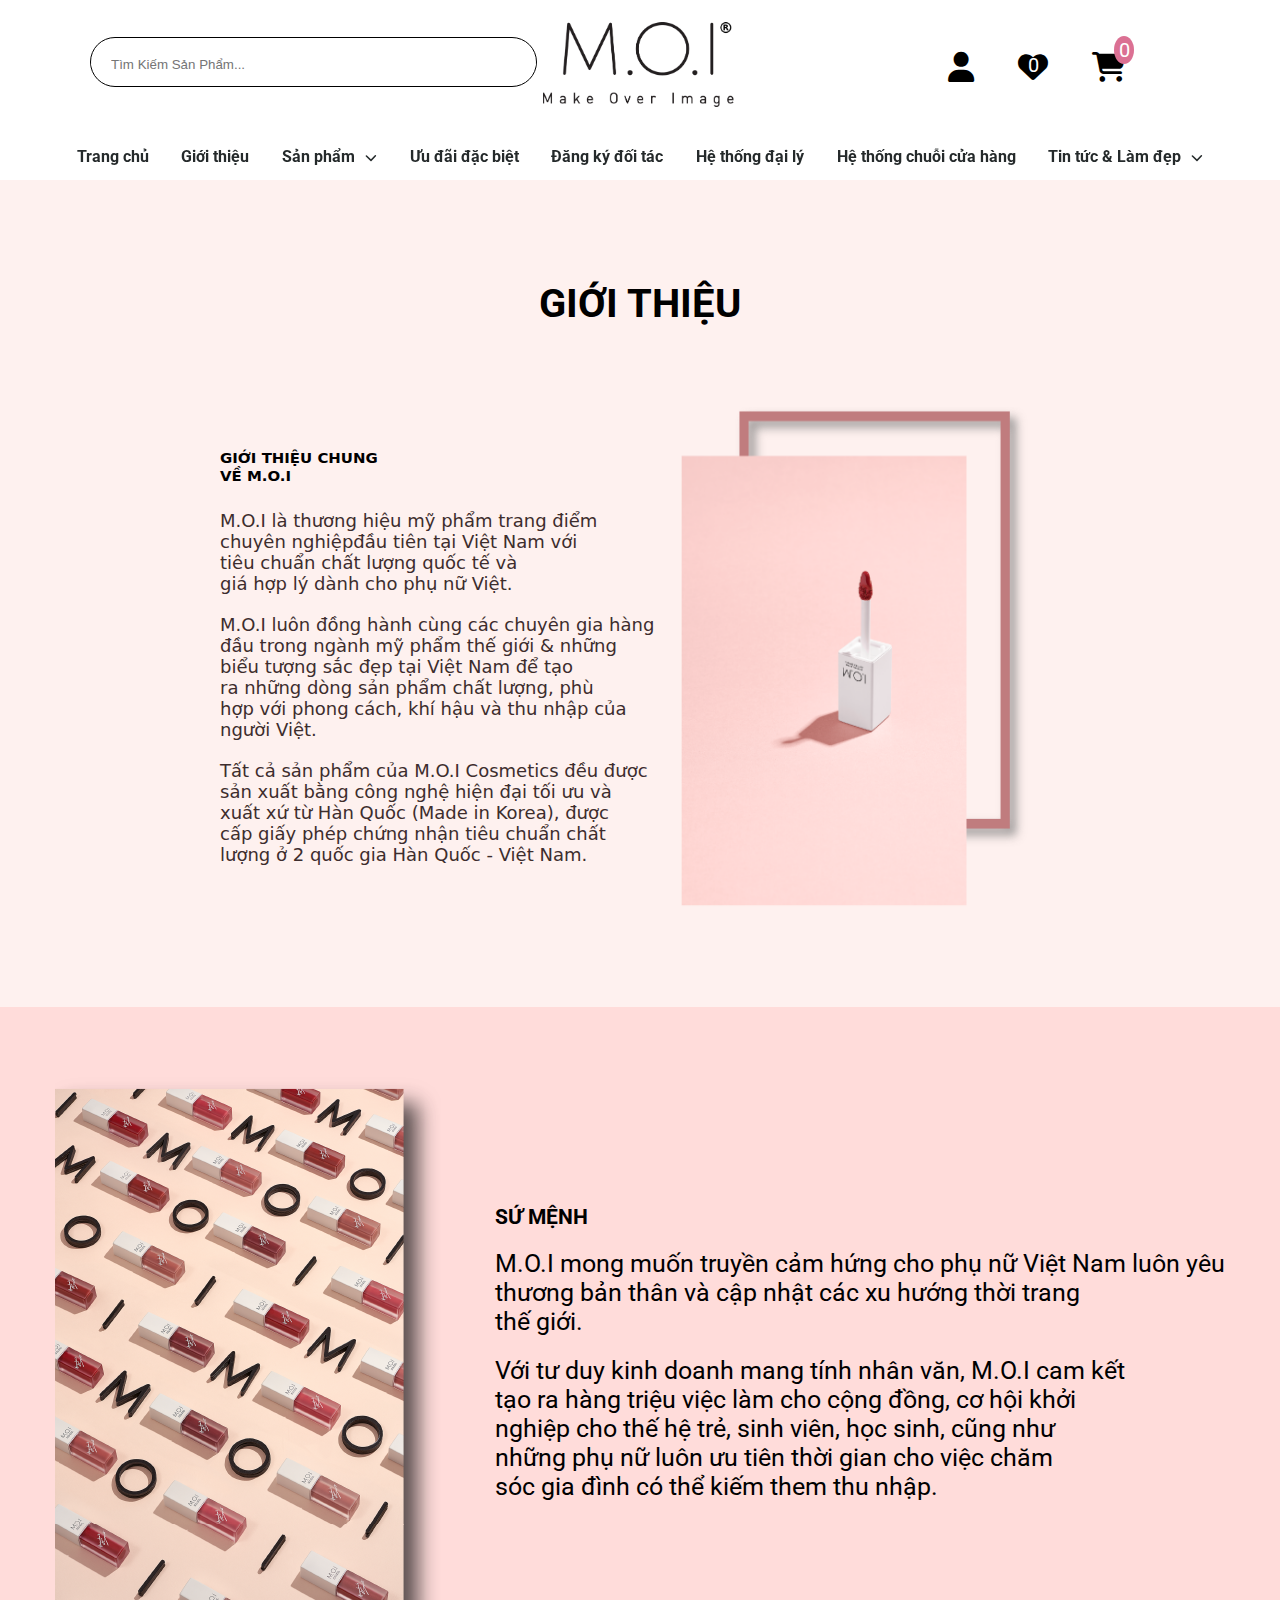
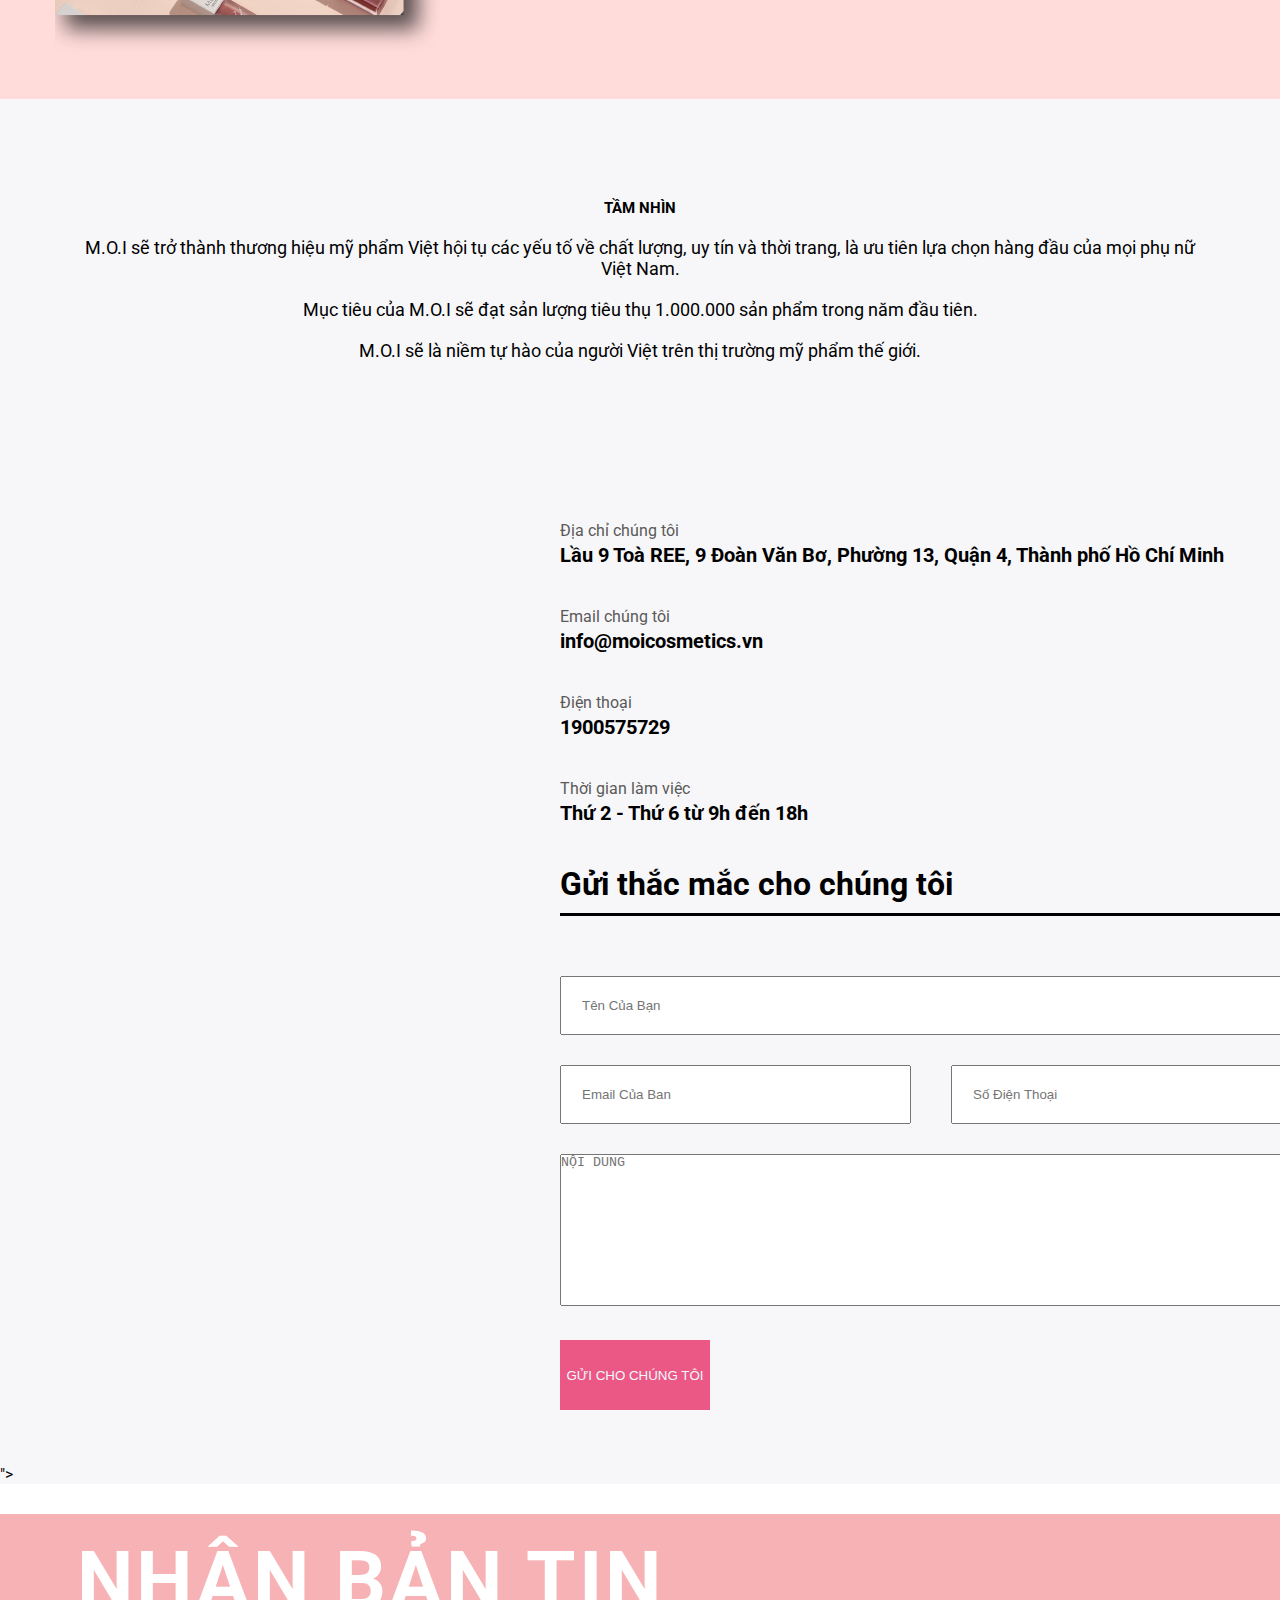
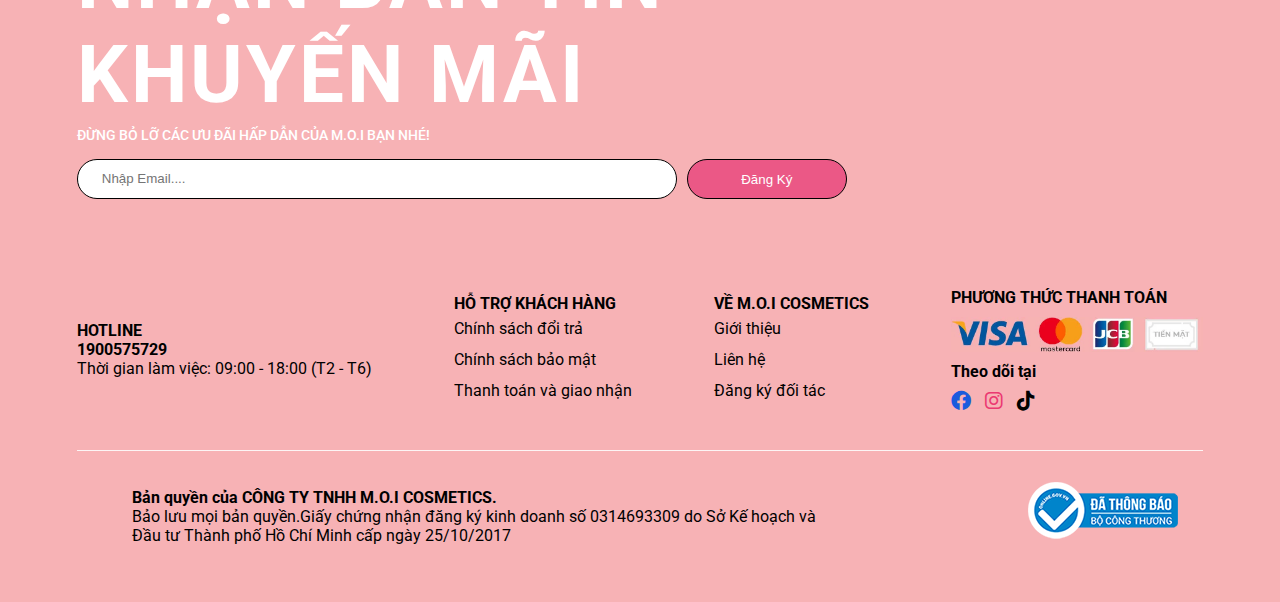
<file: gioi_thieu.html>
<!DOCTYPE html>
<html lang="en">
<head>
    <meta charset="UTF-8">
    <meta http-equiv="X-UA-Compatible" content="IE=edge">
    <meta name="viewport" content="width=device-width, initial-scale=1.0">
    <title>Giới Thiệu</title>
    <link rel="stylesheet" href="./assest/css/live.css">
    <link rel="stylesheet" href="./fontawesome-free-6.2.1-web//fontawesome-free-6.2.1-web/css/all.min.css">
    <link rel="shortcut icon" href="./img/logo_web.webp" type="image/x-icon">
</head>
<body>
    <div class="main">
        <header class="header1">
            <div class="intro">
                <div class="search">
                    <input type="text" placeholder="Tìm Kiếm Sản Phẩm...">
                </div>
    
                <div class="logo-header">
                    <a href="./index.html">
                        <img src="./img-1/logo.webp" alt="">
                    </a>
                </div>
    
                <div class="icon-header">
                    <div class="icon">
                        <a href="./Dang_nhap.html" style="color: #000;">
                            <i class="icon-header fa-solid fa-user"></i>
                        </a>
                    </div>
    
                    <div class="icon father">
                        <i class="icon-header fa-solid fa-heart"></i>
    
                        <div class="text-icon">
                            <span>0</span>
                        </div>
                    </div>
    
                    <div class="icon father">
                        <i class="icon-header fa-solid fa-cart-shopping"></i>
    
                        <div class="count-card">
                            <span class="quantity">0</span>
                        </div>
                    </div>
                </div>
            </div>
        </header>

        <!-- nav -->
        <div class="header-nav">
            <nav class="nav">
                <ul class="nav-list">
                    <li class="nav-list--item">
                        <a href="./index.html" class="link-item">Trang chủ</a>
                    </li>
    
                    <li class="nav-list--item">
                        <a href="./gioi_thieu.html" class="link-item">Giới thiệu</a>
                    </li>
    
                    <li class="nav-list--item">
                        <a href="./tat_ca_san_pham.html" class="link-item">
                            Sản phẩm
                            <i class="icon-down fa fa-chevron-down"></i>
                        </a>
    
                        <div class="sub-menu">
                            <div class="sub-menu--box">
                                <ul class="menu-child2">
                                    <li class="nenu-item">
                                        <a href="" class="menu-link">CHĂM SÓC DA - DA BY M.O.I</a>
                                    </li>
    
                                    <li class="nenu-item">
                                        <a href="" class="menu-link">SON MÔI</a>
                                    </li>
    
                                    <li class="nenu-item">
                                        <a href="" class="menu-link">MẶT NẠ</a>
                                    </li>
    
                                    <li class="nenu-item">
                                        <a href="" class="menu-link">PHẤN NƯỚC</a>
                                    </li>
    
                                    <li class="nenu-item">
                                        <a href="" class="menu-link">PHẤN PHỦ</a>
                                    </li>
    
                                    <li class="nenu-item">
                                        <a href="" class="menu-link">PHẤN MÁ HỒNG</a>
                                    </li>
    
                                    <li class="nenu-item">
                                        <a href="" class="menu-link">CHÌ KẺ MÀY</a>
                                    </li>
    
                                    <li class="nenu-item">
                                        <a href="" class="menu-link">MICKEY'S MAGIC</a>
                                    </li>
                                </ul>
                            </div>
                        </div>
                    </li>
    
                    <li class="nav-list--item">
                        <a href="./uu_dai_dac_biet.html" class="link-item">Ưu đãi đặc biệt</a>
                    </li>
    
                    <li class="nav-list--item">
                        <a href="./Dang_ky_tro_thanh_doi_tac.html" class="link-item">Đăng ký đối tác</a>
                    </li>
    
                    <li class="nav-list--item">
                        <a href="" class="link-item">Hệ thống đại lý</a>
                    </li>
    
                    <li class="nav-list--item">
                        <a href="" class="link-item">Hệ thống chuỗi cửa hàng</a>
                    </li>
    
                    <li class="nav-list--item">
                        <a href="./Tintuc_lamdep.html" class="link-item">
                            Tin tức & Làm đẹp
                            <i class="icon-down fa fa-chevron-down"></i>
                        </a>
    
                        <div class="sub-menu bottom">
                            <div class="sub-menu--box">
                                <ul class="menu-child2">
                                    <li class="nenu-item">
                                        <a href="" class="menu-link">Làm đẹp cùng M.O.I</a>
                                    </li>
    
                                    <li class="nenu-item">
                                        <a href="" class="menu-link">Bí quyết khoẻ & đẹp</a>
                                    </li>
    
                                    <li class="nenu-item">
                                        <a href="" class="menu-link">Góc Review</a>
                                    </li>
    
                                    <li class="nenu-item">
                                        <a href="" class="menu-link">Chăm sóc da</a>
                                    </li>
    
                                    <li class="nenu-item">
                                        <a href="" class="menu-link">Xu hướng trang điểm</a>
                                    </li>
    
                                    <li class="nenu-item">
                                        <a href="" class="menu-link">PHẤN MÁ HỒNG</a>
                                    </li>
    
                                    <li class="nenu-item">
                                        <a href="" class="menu-link">CHÌ KẺ MÀY</a>
                                    </li>
    
                                    <li class="nenu-item">
                                        <a href="" class="menu-link">MICKEY'S MAGIC</a>
                                    </li>
                                </ul>
                            </div>
                        </div>
                    </li>
                </ul>
            </nav>
        </div>
        <div style="background-color:#FEF1EF; " class="ig">
            <div class="header">
                <div class="text">
                    <h1>GIỚI THIỆU</h1>
                </div>
            </div>
            <div class="body">
            <div class="line1">
                <div class="text1">
                    <div class="d1">
                        <h5>
                            GIỚI THIỆU CHUNG <br/>
                            VỀ M.O.I
                        </h5>
                    </div>
                    <div class="d2">
                        <p>
                            M.O.I là thương hiệu mỹ phẩm trang điểm<br/>
                             chuyên nghiệpđầu tiên tại Việt Nam với<br/>
                              tiêu chuẩn chất lượng quốc tế và<br/>
                               giá hợp lý dành cho phụ nữ Việt.
                        </p>
                              
                    </div>
                    <div class="d3">
                        M.O.I luôn đồng hành cùng các chuyên gia hàng<br/>
                        đầu trong ngành mỹ phẩm thế giới & những<br/>
                        biểu tượng sắc đẹp tại Việt Nam để tạo<br/>
                        ra những dòng sản phẩm chất lượng, phù<br/>
                         hợp với phong cách, khí hậu và thu nhập của người Việt.
                    </div>
                    <div class="d4">
                        Tất cả sản phẩm của M.O.I Cosmetics đều được<br/>
                         sản xuất bằng công nghệ hiện đại tối ưu và<br/>
                          xuất xứ từ Hàn Quốc (Made in Korea), được<br/>
                           cấp giấy phép chứng nhận tiêu chuẩn chất<br/>
                            lượng ở 2 quốc gia Hàn Quốc - Việt Nam.
                    </div>
                </div>
                <div class="picture">
                    <img width="600px" height="500px"  src="./img/5.webp">
                </div>
                </div>
                    <div style="background-color:#FFDCDA;" class="line2">
                        <div class="picture2">
                            <img src="./img-1/Background-MOI.webp">
                        </div>
                        <div class="text2">
                            <div class="head">
                                <h5>SỨ MỆNH</h5>
                            </div>
                            <div class="d5">
                                M.O.I mong muốn truyền cảm hứng cho phụ nữ Việt Nam luôn yêu<br />
                                 thương bản thân và cập nhật các xu hướng thời trang<br />
                                  thế giới.
                            </div>
                            <div class="d6">
                                Với tư duy kinh doanh mang tính nhân văn, M.O.I cam kết<br />
                                tạo ra hàng triệu việc làm cho cộng đồng, cơ hội khởi<br />
                                 nghiệp cho thế hệ trẻ, sinh viên, học sinh, cũng như<br />
                                  những phụ nữ luôn ưu tiên thời gian cho việc chăm<br />
                                   sóc gia đình có thể kiếm them thu nhập.
                            </div>
                        </div>
                    </div>
                </div>
                <div style="background-color: rgb(247, 247, 250);" class="line3">
                    <div class="text3">
                        <div class="head1">
                           <h5>TẦM NHÌN</h5>
                        <div class="d7">
                            M.O.I sẽ trở thành thương hiệu mỹ phẩm Việt hội tụ các yếu tố về chất lượng, uy tín và thời trang, là ưu tiên lựa chọn hàng đầu của mọi phụ nữ<br/>
                             Việt Nam.
                        </div>
                        <div class="d8">
                            Mục tiêu của M.O.I sẽ đạt sản lượng tiêu thụ 1.000.000 sản phẩm trong năm đầu tiên.
                        </div>
                        <div class="d9">
                            M.O.I sẽ là niềm tự hào của người Việt trên thị trường mỹ phẩm thế giới. 
                        </div>
                    </div>
                </div>
                <div class="line4">
                    <div class="picture3">
                          <iframe src="https://www.google.com/maps/embed?pb=!1m18!1m12!1m3!1d31357.271308921223!2d106.68356726981536!3d10.760748820750486!2m3!1f0!2f0!3f0!3m2!1i1024!2i768!4f13.1!3m3!1m2!1s0x31752f6c6e9b7e35%3A0xbe48f39ac0476895!2zUXXhuq1uIDQsIFRow6BuaCBwaOG7kSBI4buTIENow60gTWluaCwgVmnhu4d0IE5hbQ!5e0!3m2!1svi!2s!4v1686758946841!5m2!1svi!2s" width="500px" height="1000px"  style="border:0;" allowfullscreen="" loading="lazy" referrerpolicy="no-referrer-when-downgrade"></iframe>">
                    </div>
                    <div class="text4">
                        <div class="d10">
                            <div class="list">
                                <p>Địa chỉ chúng tôi</p>
                            </div>
                            <div class="list-text">
                                <h6>Lầu 9 Toà REE, 9 Đoàn Văn Bơ, Phường 13, Quận 4, Thành phố Hồ Chí Minh</h6>
                            </div>
                        </div>
                        <div class="d11">
                            <div class="list">
                                <p>Email chúng tôi</p>
                            </div>
                            <div class="list-text">
                                <h6>info@moicosmetics.vn</h6>
                            </div>
                        </div>
                        <div class="d12">
                            <div class="list">
                                <p>Điện thoại</p>
                            </div>
                            <div class="list-text">
                                <h6>1900575729</h6>
                            </div>
                        </div>
                        <div class="d13">
                            <div class="list">
                                <p>Thời gian làm việc</p>
                            </div>
                            <div class="list-text">
                                <h6>Thứ 2 - Thứ 6 từ 9h đến 18h</h6>
                            </div>
                        </div>
                        <div class="d14">
                            <h1>Gửi thắc mắc cho chúng tôi</h1>
                        </div>
                        <div class="in">
                            <input type="text" placeholder="Tên Của Bạn">
                        </div>
                        <div class="in1">
                            <div class="t1">
                                <input type="text" placeholder="Email Của Ban ">
                            </div>
                            <div class="t2">
                                <input type="text" placeholder="Số Điện Thoại">
                            </div>
                        </div>
                        <div class="content">
                            <textarea name="" id="" cols="92" rows="10" placeholder="NỘI DUNG"></textarea>
                        </div>
                        <div class="bot">
                            <button> GỬI CHO CHÚNG TÔI </button>
                            
                        </div>
                        
                    </div>
                </div>
            </div>
        </div>  
        <footer class="footer">
            <div class="container-fluid-6">
                <div class="newsletter">
                    <h4>
                        NHẬN BẢN TIN KHUYẾN MÃI
                    </h4>

                    <p class="short-description">
                        ĐỪNG BỎ LỠ CÁC ƯU ĐÃI HẤP DẪN CỦA M.O.I BẠN NHÉ!
                    </p>
                </div>

                <form action="" class="form">
                    <div class="form-input">
                        <input type="text" placeholder="Nhập Email....">
                    </div>

                    <div class="from-btn">
                        <button class="btn">Đăng Ký</button>
                    </div>
                </form>

                <!-- clearfix -->
                <div class="clearfix">
                    <div class="innerInfoFooter">
                        <h4>
                            HOTLINE
                        </h4>
    
                        <div class="infoContent">
                            <a href="" class="hotline-footer">1900575729</a>
                        </div>
    
                        <div class="info-time-company">
                            Thời gian làm việc: 09:00 - 18:00 (T2 - T6)
                        </div>
                    </div>

                    <div class="innerInfoFooter">
                        <h4>
					        HỖ TRỢ KHÁCH HÀNG
                        </h4>
    
                        <div class="infoContent">
                            <ul class="linklists-footer">
                                <li><a href="">Chính sách đổi trả</a></li>
                                <li><a href="">Chính sách bảo mật</a></li>
                                <li><a href="">Thanh toán và giao nhận</a></li>
                            </ul>
                        </div>
                    </div>

                    <div class="innerInfoFooter">
                        <h4>
					        VỀ M.O.I COSMETICS
                        </h4>
    
                        <div class="infoContent">
                            <ul class="linklists-footer">
                                <li><a href="">Giới thiệu</a></li>
                                <li><a href="">Liên hệ</a></li>
                                <li><a href="">Đăng ký đối tác</a></li>
                            </ul>
                        </div>
                    </div>

                    <div class="innerInfoFooter">
                        <h4>
					        PHƯƠNG THỨC THANH TOÁN
                        </h4>
    
                        <div class="infoContent">
                            <a href="">
                                <img width="252px" height="35px" src="./img/ptttoan.webp" alt="" class="icon-payment">
                            </a>

                            <h4 class="title-social">
                                Theo dõi tại
                            </h4>

                            <ul class="social-link">
                                <li>
                                    <a href="" class="lick-icon">
                                        <i class="icon-pay fb fa-brands fa-facebook"></i>
                                    </a>
                                </li>

                                <li>
                                    <a href="" class="lick-icon">
                                        <i class="icon-pay insta fa-brands fa-instagram"></i>
                                    </a>
                                </li>

                                <li>
                                    <a href="" class="lick-icon">
                                        <i class="icon-pay tiktok fa-brands fa-tiktok"></i>
                                    </a>
                                </li>
                            </ul>
                        </div>
                    </div>
                    <!-- end -->
                
                </div>
                <div class="end">
                    <span class="gach_ngang"></span>
                    <div class="banquyen_and_logoBCT">
                        <div class="ban-quyen">
                            <span>Bản quyền của CÔNG TY TNHH M.O.I COSMETICS.</span>
                            <p>Bảo lưu mọi bản quyền.Giấy chứng nhận đăng ký kinh doanh số 0314693309 do Sở Kế hoạch và Đầu tư Thành phố Hồ Chí Minh cấp ngày 25/10/2017</p>
                        </div>
                        <div class="logo_BCT">
                            <img src="./img-1/moi-cosmetics-dang-ky-bo-cong-thuong_28922d51dec547f4af82b60a4afd060a.webp" alt="">
                        </div>
                    </div>
                </div>
            </div>
        </footer>
    </div>
</body>
</html>
</file>
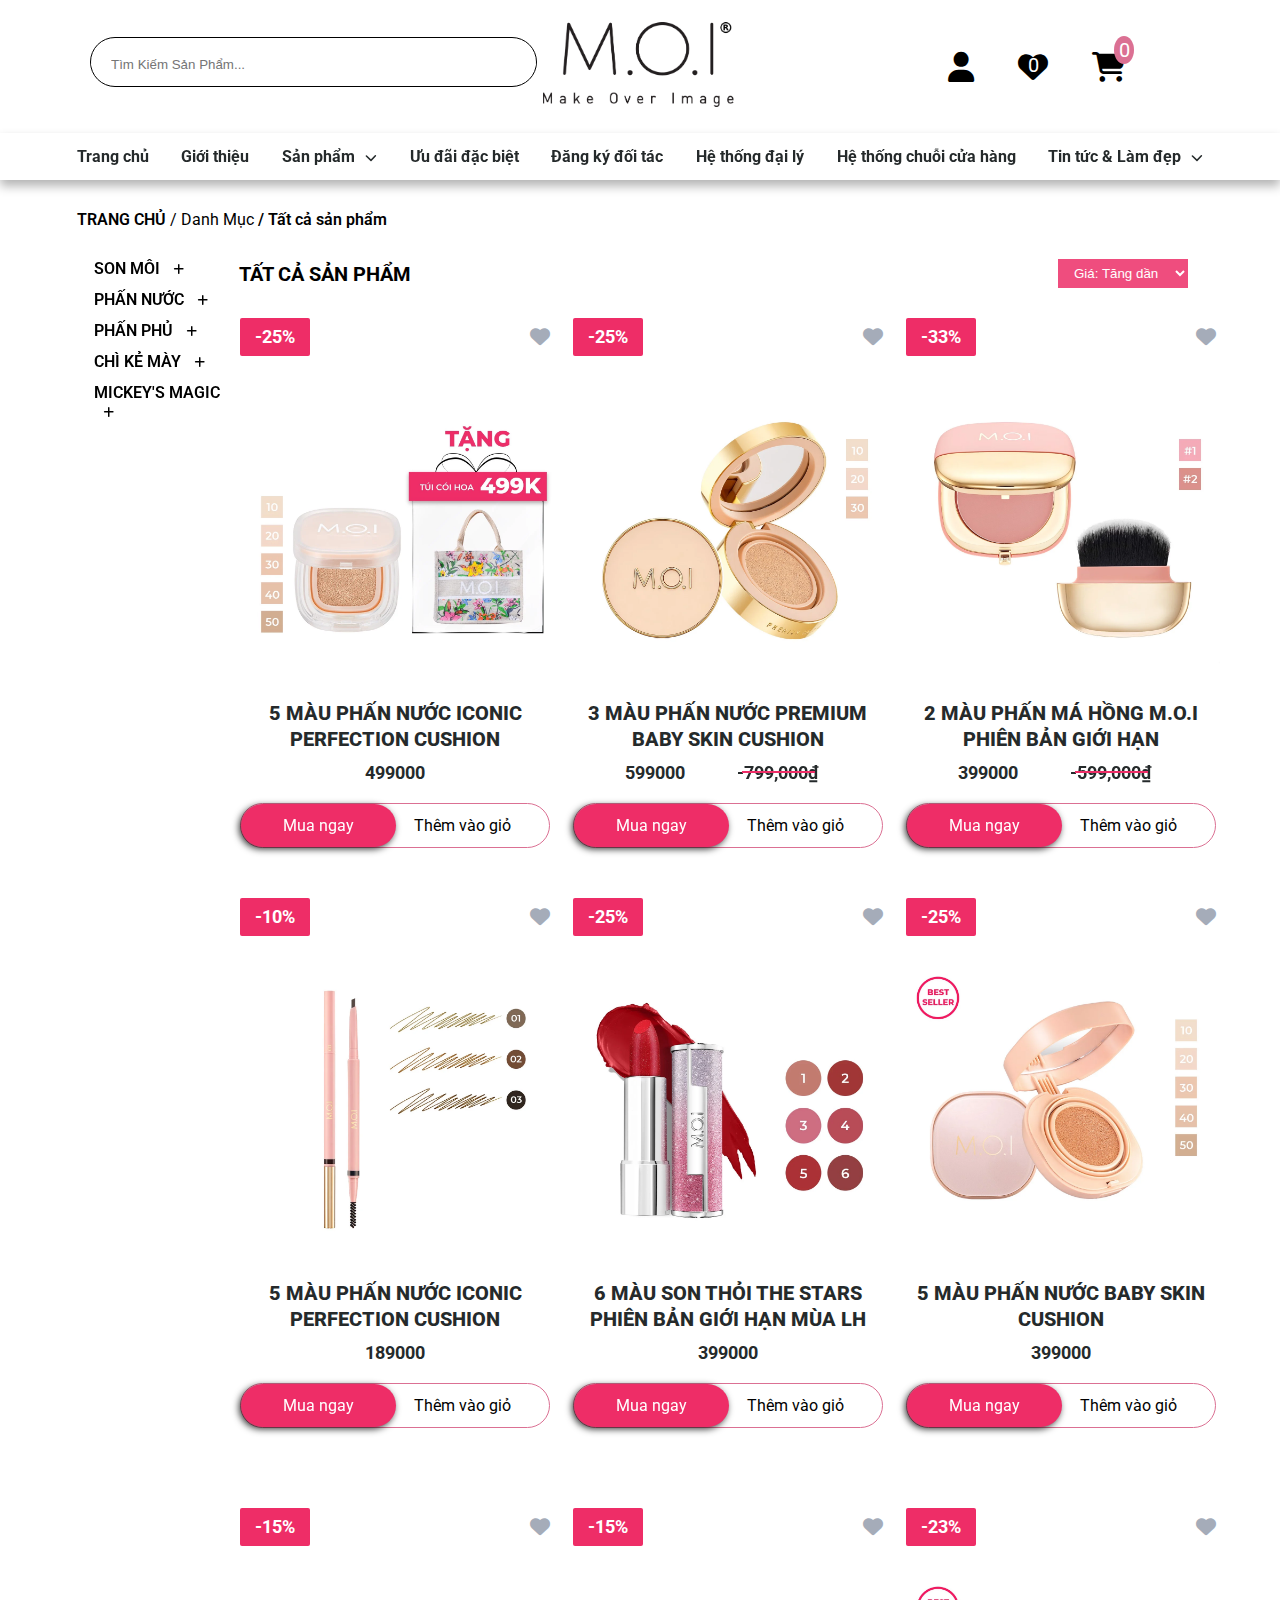
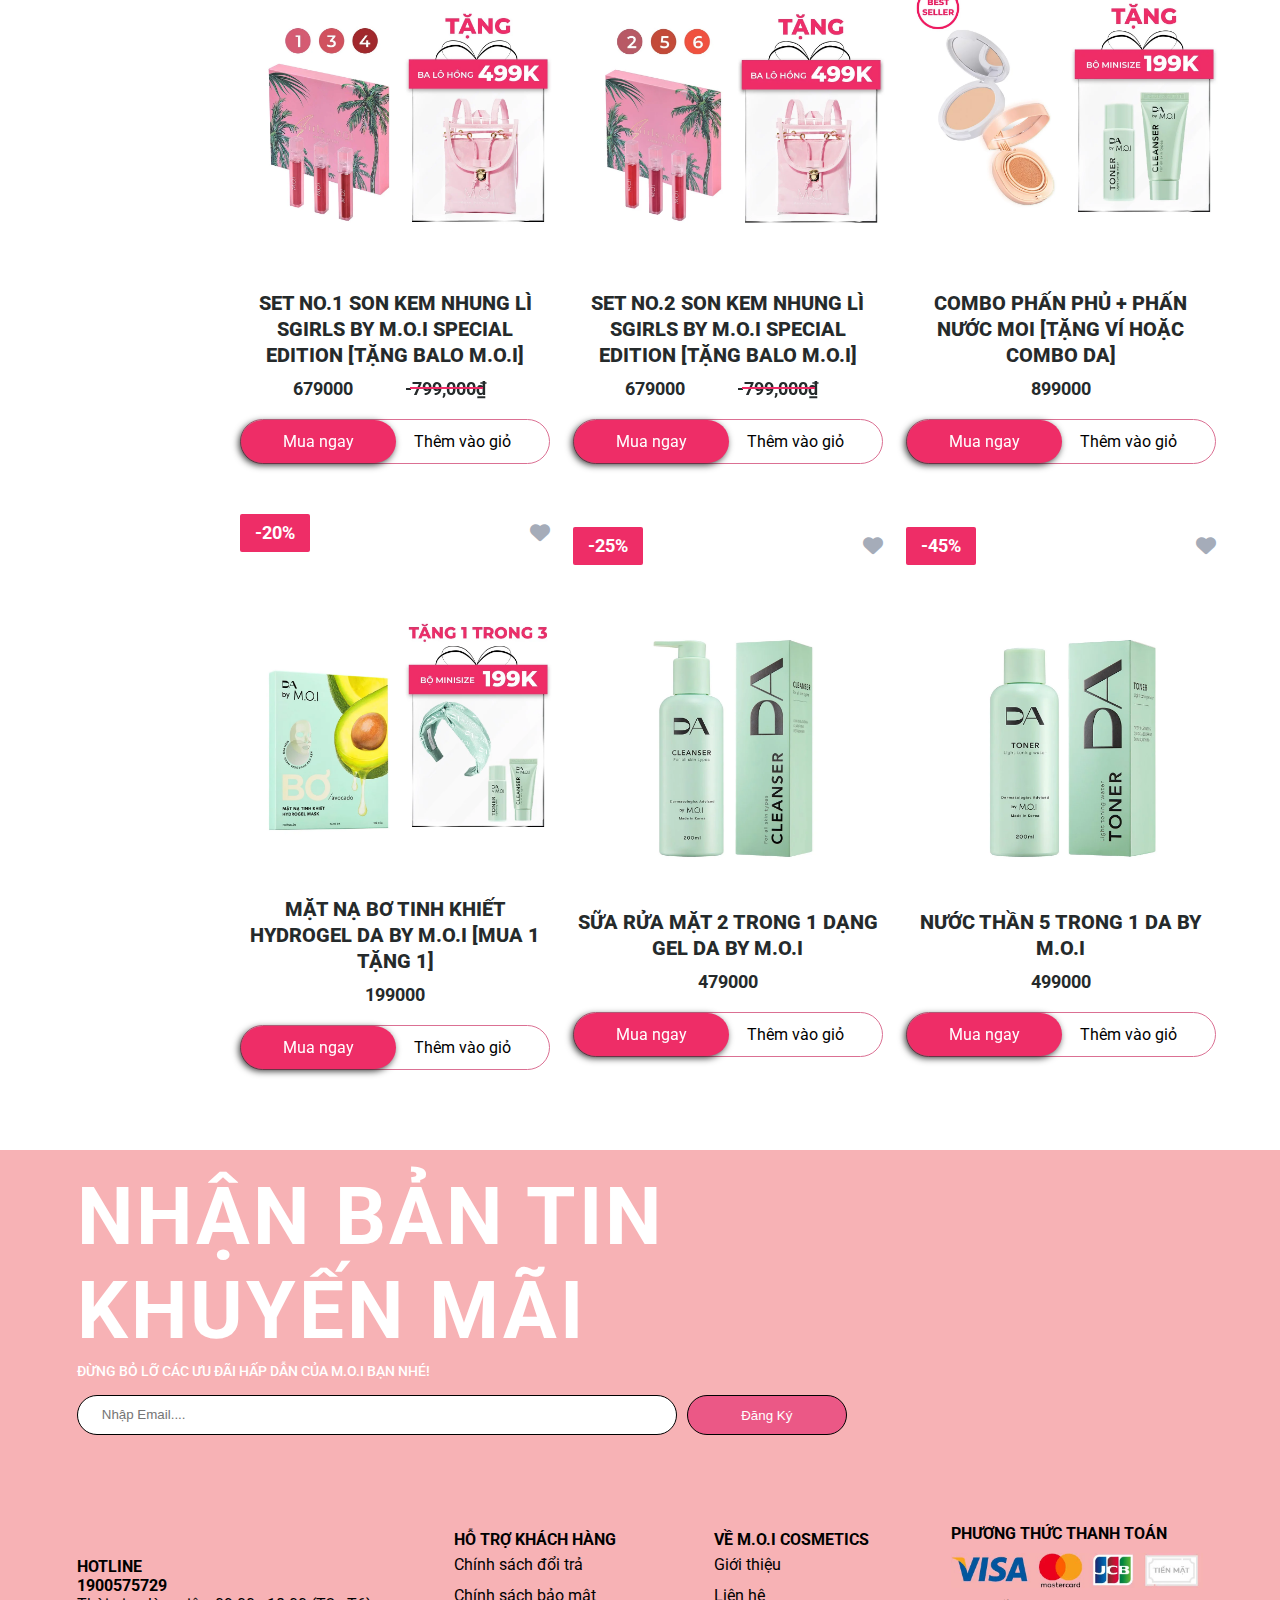
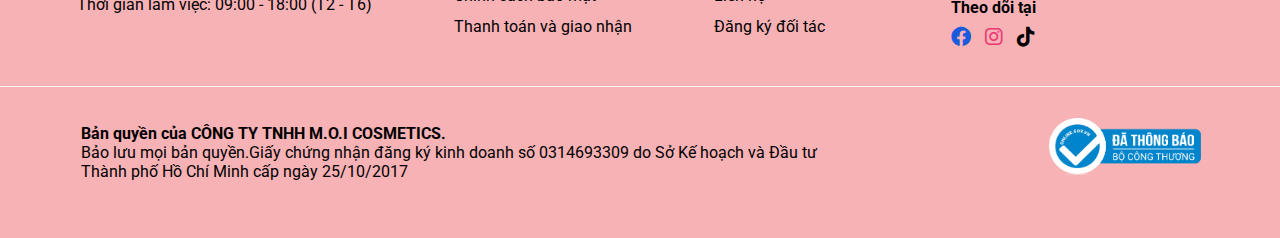
<file: tat_ca_san_pham.html>
<!DOCTYPE html>
<html lang="en">
<head>
    <meta charset="UTF-8">
    <meta http-equiv="X-UA-Compatible" content="IE=edge">
    <meta name="viewport" content="width=device-width, initial-scale=1.0">
    <title>M.O.I Cosmetics thương hiệu mỹ phẩm trang điểm chuyên nghiệp đầu tiên tại Việt Nam</title>
    <link rel="stylesheet" href="./assest/css/style.css">
    <link rel="stylesheet" href="./fontawesome-free-6.2.1-web/fontawesome-free-6.2.1-web/css/all.css">
    <link rel="shortcut icon" href="./img/logo_web.webp" type="image/x-icon">
    <link rel="stylesheet" href="./assest/css/allProducte.css">
</head>
<body>
    <div class="main">
        <!-- header -->
        <header class="header">
            <div class="intro">
                <div class="search">
                    <input type="text" placeholder="Tìm Kiếm Sản Phẩm...">
                </div>
    
                <div class="logo-header">
                    <a href="./index.html">
                        <img src="./img/logo.webp" alt="">
                    </a>
                </div>
    
                <div class="icon-header">
                    <div class="icon">
                        <a href="./Dang_nhap.html" class="" style="color: #000;">
                            <i class="icon-header fa-solid fa-user"></i>
                        </a>
                    </div>
    
                    <div class="icon father">
                        <i class="icon-header fa-solid fa-heart"></i>
    
                        <div class="text-icon">
                            <span>0</span>
                        </div>
                    </div>
    
                    <div class="icon father">
                        <a href="./gio_hang.html" style="color: #000;">
                            <i class="icon-header fa-solid fa-cart-shopping"></i>
                        </a>
    
                        <div class="count-card">
                            <span class="quantity">0</span>
                        </div>
                    </div>
                </div>
            </div>
        </header>

        <!-- nav -->
        <div class="header-nav">
            <nav class="nav">
                <ul class="nav-list">
                    <li class="nav-list--item">
                        <a href="./index.html" class="link-item">Trang chủ</a>
                    </li>
    
                    <li class="nav-list--item">
                        <a href="./gioi_thieu.html" class="link-item">Giới thiệu</a>
                    </li>
    
                    <li class="nav-list--item">
                        <a href="./tat_ca_san_pham.html" class="link-item">
                            Sản phẩm
                            <i class="icon-down fa fa-chevron-down"></i>
                        </a>
    
                        <div class="sub-menu">
                            <div class="sub-menu--box">
                                <ul class="menu-child2">
                                    <li class="nenu-item">
                                        <a href="" class="menu-link">CHĂM SÓC DA - DA BY M.O.I</a>
                                    </li>
    
                                    <li class="nenu-item">
                                        <a href="" class="menu-link">SON MÔI</a>
                                    </li>
    
                                    <li class="nenu-item">
                                        <a href="" class="menu-link">MẶT NẠ</a>
                                    </li>
    
                                    <li class="nenu-item">
                                        <a href="" class="menu-link">PHẤN NƯỚC</a>
                                    </li>
    
                                    <li class="nenu-item">
                                        <a href="" class="menu-link">PHẤN PHỦ</a>
                                    </li>
    
                                    <li class="nenu-item">
                                        <a href="" class="menu-link">PHẤN MÁ HỒNG</a>
                                    </li>
    
                                    <li class="nenu-item">
                                        <a href="" class="menu-link">CHÌ KẺ MÀY</a>
                                    </li>
    
                                    <li class="nenu-item">
                                        <a href="" class="menu-link">MICKEY'S MAGIC</a>
                                    </li>
                                </ul>
                            </div>
                        </div>
                    </li>
    
                    <li class="nav-list--item">
                        <a href="./uu_dai_dac_biet.html" class="link-item">Ưu đãi đặc biệt</a>
                    </li>
    
                    <li class="nav-list--item">
                        <a href="./Dang_ky_tro_thanh_doi_tac.html" class="link-item">Đăng ký đối tác</a>
                    </li>
    
                    <li class="nav-list--item">
                        <a href="" class="link-item">Hệ thống đại lý</a>
                    </li>
    
                    <li class="nav-list--item">
                        <a href="" class="link-item">Hệ thống chuỗi cửa hàng</a>
                    </li>
    
                    <li class="nav-list--item">
                        <a href="./Tintuc_lamdep.html" class="link-item">
                            Tin tức & Làm đẹp
                            <i class="icon-down fa fa-chevron-down"></i>
                        </a>
    
                        <div class="sub-menu bottom">
                            <div class="sub-menu--box">
                                <ul class="menu-child2">
                                    <li class="nenu-item">
                                        <a href="./Tintuc_lamdep.html" class="menu-link">Làm đẹp cùng M.O.I</a>
                                    </li>
    
                                    <li class="nenu-item">
                                        <a href="" class="menu-link">Bí quyết khoẻ & đẹp</a>
                                    </li>
    
                                    <li class="nenu-item">
                                        <a href="" class="menu-link">Góc Review</a>
                                    </li>
    
                                    <li class="nenu-item">
                                        <a href="" class="menu-link">Chăm sóc da</a>
                                    </li>
    
                                    <li class="nenu-item">
                                        <a href="" class="menu-link">Xu hướng trang điểm</a>
                                    </li>
    
                                    <li class="nenu-item">
                                        <a href="" class="menu-link">PHẤN MÁ HỒNG</a>
                                    </li>
    
                                    <li class="nenu-item">
                                        <a href="" class="menu-link">CHÌ KẺ MÀY</a>
                                    </li>
    
                                    <li class="nenu-item">
                                        <a href="" class="menu-link">MICKEY'S MAGIC</a>
                                    </li>
                                </ul>
                            </div>
                        </div>
                    </li>
                </ul>
            </nav>
        </div>

        <div class="all-produc">
            <div class="link-header">
                <ol>
                    <li><a class="name-link" href="">TRANG CHỦ</a></li>
                    <li><a href="name-link">/ Danh Mục</a></li>
                    <li><a class="name-link" href="/">/  Tất cả sản phẩm </a></li>
                </ol>
            </div>

            <div class="row">
                <div class="wrap-filter">
                    <ul class="tree-menu">
                        <li class="tree-item">
                            <a href="" class="name-link">SON MÔI</a>
                            <i class="icon-plus fa-solid fa-plus"></i>
                        </li>

                        <li class="tree-item">
                            <a href="" class="name-link">PHẤN NƯỚC</a>
                            <i class="icon-plus fa-solid fa-plus"></i>
                        </li>

                        <li class="tree-item">
                            <a href="" class="name-link">PHẤN PHỦ</a>
                            <i class="icon-plus fa-solid fa-plus"></i>
                        </li>

                        <li class="tree-item">
                            <a href="" class="name-link">CHÌ KẺ MÀY</a>
                            <i class="icon-plus fa-solid fa-plus"></i>
                        </li>

                        <li class="tree-item">
                            <a href="" class="name-link">MICKEY'S MAGIC</a>
                            <i class="icon-plus fa-solid fa-plus"></i>
                        </li>
                    </ul>
                </div>

                <div class="conten-product-right">
                    <div class="heading-collectio">
                        <div class="producte-text">
                            <h1 class="title">
                                Tất cả sản phẩm
                            </h1>
                        </div>

                        <select name="" id="select">
                            <option value="">Giá: Tăng dần</option>
                            <option value="">Giá: Giảm dần</option>
                            <option value="">Tên: A-Z</option>
                            <option value="">Tên: Z-A</option>
                        </select>
                    </div>

                    <div class="content-product-list">
                        <section class="section">
                
                            <!-- prodcucts -->
                            <div class="wrapper-collection-2">
                                <div class="container-fluid-2 flex">
                                    <div class="product-block set-width">
                                        <div class="product-img">
                                            <div class="discount">
                                                <span class="discount-price">-25%</span>
                
                                                <i id="heartIcon" class="icon-heart fa-solid fa-heart"></i>
                                                <!-- <i class="icon-heart active fa-regular fa-heart"></i> -->
                                            </div>
                
                                            <div class="image-resize">
                                                <a href="./chitietsanpham.html">
                                                    <img width="320px" height="320px" src="./img/spbc1.webp" alt="">
                                                </a>
                                            </div>
                                        </div>
                
                                        <div class="product-detail">
                                            <div class="box-pro-detail">
                                                <h3 class="pro-name">
                                                    <a href="./chitietsanpham.html">
                                                        5 MÀU PHẤN NƯỚC ICONIC PERFECTION CUSHION
                                                    </a>
                                                </h3>
                
                                                <div class="box-pro-prices">
                                                    <p class="pro-price">
                                                        <span class="price">499000</span>
                                                    </p>
                                                </div>
                
                                                <div class="action-item">
                                                    <a href="" class="buynow-productloop">
                                                        Mua ngay
                                                    </a>
                
                                                    <span onclick="addToCard2(0)"  class="addCart-span">Thêm vào giỏ</span>
                                                    <a href="" class="addcart-productloop">
                                                        
                                                    </a>
                                                </div>
                                            </div>
                                        </div>
                
                                    </div>
                
                                    <div class="product-block set-width">
                                        <div class="product-img">
                                            <div class="discount">
                                                <span class="discount-price">-25%</span>
                
                                                <i id="heartIcon" class="icon-heart fa-solid fa-heart"></i>
                                                <!-- <i class="icon-heart active fa-regular fa-heart"></i> -->
                                            </div>
                
                                            <div class="image-resize">
                                                <img width="320px" height="320px" src="./img/spbc2r.webp" alt="">
                                            </div>
                                        </div>
                
                                        <div class="product-detail">
                                            <div class="box-pro-detail">
                                                <h3 class="pro-name">
                                                    <a href="">
                                                        3 MÀU PHẤN NƯỚC PREMIUM BABY SKIN CUSHION
                                                    </a>
                                                </h3>
                
                                                <div class="box-pro-prices">
                                                    <p class="pro-price flex">
                                                        <span class="price">599000</span>
                
                                                        <!-- <span style="display: inline-block;">-</span> -->
                                                        <span class="discount-product">-799,000₫</span>
                                                    </p>
                                                </div>
                
                                                <div class="action-item">
                                                    <a href="" class="buynow-productloop">
                                                        Mua ngay
                                                    </a>
                
                                                    <span onclick="addToCard2(1)" class="addCart-span">Thêm vào giỏ</span>
                                                    <a href="" class="addcart-productloop">
                                                        
                                                    </a>
                                                </div>
                                            </div>
                                        </div>
                                    </div>
                
                                    <div class="product-block set-width">
                                        <div class="product-img">
                                            <div class="discount">
                                                <span class="discount-price">-33%</span>
                
                                                <i id="heartIcon" class="icon-heart fa-solid fa-heart"></i>
                                                <!-- <i class="icon-heart active fa-regular fa-heart"></i> -->
                                            </div>
                
                                            <div class="image-resize">
                                                <img width="320px" height="320px" src="./img/spbc3.webp" alt="">
                                            </div>
                                        </div>
                
                                        <div class="product-detail">
                                            <div class="box-pro-detail">
                                                <h3 class="pro-name">
                                                    <a href="">
                                                        2 MÀU PHẤN MÁ HỒNG M.O.I PHIÊN BẢN GIỚI HẠN
                                                    </a>
                                                </h3>
                
                                                <div class="box-pro-prices">
                                                    <p class="pro-price flex">
                                                        <span class="price">399000</span>
                
                                                        <span class="discount-product">-599,000₫</span>
                                                    </p>
                                                </div>
                
                                                <div class="action-item">
                                                    <a href="" class="buynow-productloop">
                                                        Mua ngay
                                                    </a>
                
                                                    <span onclick="addToCard2(2)" class="addCart-span">Thêm vào giỏ</span>
                
                                                    <a href="" class="addcart-productloop">
                                                        
                                                    </a>
                                                </div>
                                            </div>
                                        </div>
                                    </div>
                
                                    <div class="product-block set-width">
                                        <div class="product-img">
                                            <div class="discount">
                                                <span class="discount-price">-10%</span>
                
                                                <i id="heartIcon" class="icon-heart fa-solid fa-heart"></i>
                                                <!-- <i class="icon-heart active fa-regular fa-heart"></i> -->
                                            </div>
                
                                            <div class="image-resize">
                                                <a href="./chitietsanpham.html">
                                                    <img width="320px" height="320px" src="./img/spbc4.webp" alt="">
                                                </a>
                                            </div>
                                        </div>
                
                                        <div class="product-detail">
                                            <div class="box-pro-detail">
                                                <h3 class="pro-name">
                                                    <a href="./chitietsanpham.html">
                                                        5 MÀU PHẤN NƯỚC ICONIC PERFECTION CUSHION
                                                    </a>
                                                </h3>
                
                                                <div class="box-pro-prices">
                                                    <p class="pro-price">
                                                        <span class="price">189000</span>
                                                    </p>
                                                </div>
                
                                                <div class="action-item">
                                                    <a href="./chitietsanpham.html" class="buynow-productloop">
                                                        Mua ngay
                                                    </a>
                
                                                    
                                                    <span onclick="addToCard2(3)" class="addCart-span">Thêm vào giỏ</span>
                
                                                    <a href="" class="addcart-productloop">
                                                        
                                                    </a>
                                                </div>
                                            </div>
                                        </div>
                                    </div>
                
                                    <div class="product-block set-width">
                                        <div class="product-img">
                                            <div class="discount">
                                                <span class="discount-price">-25%</span>
                
                                                <i id="heartIcon" class="icon-heart fa-solid fa-heart"></i>
                                                <!-- <i class="icon-heart active fa-regular fa-heart"></i> -->
                                            </div>
                
                                            <div class="image-resize">
                                                <img width="320px" height="320px" src="./img/spbc6.webp" alt="">
                                            </div>
                                        </div>
                
                                        <div class="product-detail">
                                            <div class="box-pro-detail">
                                                <h3 class="pro-name">
                                                    <a href="">
                                                        6 MÀU SON THỎI THE STARS PHIÊN BẢN GIỚI HẠN MÙA LH
                                                    </a>
                                                </h3>
                
                                                <div class="box-pro-prices">
                                                    <p class="pro-price">
                                                        <span class="price">399000</span>
                                                    </p>
                                                </div>
                
                                                <div class="action-item">
                                                    <a href="" class="buynow-productloop">
                                                        Mua ngay
                                                    </a>
                
                                                    <span onclick="addToCard2(4)" class="addCart-span">Thêm vào giỏ</span>
                
                                                    <a href="" class="addcart-productloop">
                                                        
                                                    </a>
                                                </div>
                                            </div>
                                        </div>
                                    </div>
                
                                    <div class="product-block set-width">
                                        <div class="product-img">
                                            <div class="discount">
                                                <span class="discount-price">-25%</span>
                
                                                <i id="heartIcon" class="icon-heart fa-solid fa-heart"></i>
                                                <!-- <i class="icon-heart active fa-regular fa-heart"></i> -->
                                            </div>
                
                                            <div class="image-resize">
                                                <img width="320px" height="320px" src="./img/spbc7.webp" alt="">
                                            </div>
                                        </div>
                
                                        <div class="product-detail">
                                            <div class="box-pro-detail">
                                                <h3 class="pro-name">
                                                    <a href="">
                                                        5 MÀU PHẤN NƯỚC BABY SKIN CUSHION
                                                    </a>
                                                </h3>
                
                                                <div class="box-pro-prices">
                                                    <p class="pro-price">
                                                        <span class="price">399000</span>
                                                    </p>
                                                </div>
                
                                                <div class="action-item">
                                                    <a href="" class="buynow-productloop">
                                                        Mua ngay
                                                    </a>
                
                                                    <span onclick="addToCard2(5)" class="addCart-span">Thêm vào giỏ</span>
                
                                                    <a href="" class="addcart-productloop">
                                                        
                                                    </a>
                                                </div>
                                            </div>
                                        </div>
                                    </div>
                                </div>
                            </div>
                        </section>

                        <section class="section">
                            <!-- prodcuct -->
                            <div class="wrapper-collection-2">
                                <div class="container-fluid-2 flex">
                                    <div class="product-block set-width">
                                        <div class="product-img">
                                            <div class="discount">
                                                <span class="discount-price">-15%</span>
                
                                                <i id="heartIcon" class="icon-heart fa-solid fa-heart"></i>
                                                <!-- <i class="icon-heart active fa-regular fa-heart"></i> -->
                                            </div>
                
                                            <div class="image-resize">
                                                <img width="320px" height="320px" src="./img/spkm1.webp" alt="">
                                            </div>
                                        </div>
                
                                        <div class="product-detail">
                                            <div class="box-pro-detail">
                                                <h3 class="pro-name">
                                                    <a href="">
                                                        SET NO.1 SON KEM NHUNG LÌ SGIRLS BY M.O.I SPECIAL EDITION [TẶNG BALO M.O.I]
                                                    </a>
                                                </h3>
                
                                                <div class="box-pro-prices">
                                                    <p class="pro-price flex">
                                                        <span class="price">679000</span>
                
                                                        <span class="discount-product">-799,000₫</span>
                                                    </p>
                                                </div>
                
                                                <div class="action-item">
                                                    <a href="" class="buynow-productloop">
                                                        Mua ngay
                                                    </a>
                
                                                    <span onclick="addToCard2(7)" class="addCart-span">Thêm vào giỏ</span>
                                                    <a href="" class="addcart-productloop">
                
                                                    </a>
                                                </div>
                                            </div>
                                        </div>
                                    </div>
                
                                    <div class="product-block set-width">
                                        <div class="product-img">
                                            <div class="discount">
                                                <span class="discount-price">-15%</span>
                
                                                <i id="heartIcon" class="icon-heart fa-solid fa-heart"></i>
                                                <!-- <i class="icon-heart active fa-regular fa-heart"></i> -->
                                            </div>
                
                                            <div class="image-resize">
                                                <img width="320px" height="320px" src="./img/spkm2.webp" alt="">
                                            </div>
                                        </div>
                
                                        <div class="product-detail">
                                            <div class="box-pro-detail">
                                                <h3 class="pro-name">
                                                    <a href="">
                                                        SET NO.2 SON KEM NHUNG LÌ SGIRLS BY M.O.I SPECIAL EDITION [TẶNG BALO M.O.I]
                                                    </a>
                                                </h3>
                
                                                <div class="box-pro-prices">
                                                    <p class="pro-price flex">
                                                        <span class="price">679000</span>
                
                                                        <!-- <span style="display: inline-block;">-</span> -->
                                                        <span class="discount-product">-799,000₫</span>
                                                    </p>
                                                </div>
                
                                                <div class="action-item">
                                                    <a href="" class="buynow-productloop">
                                                        Mua ngay
                                                    </a>
                
                                                    <span onclick="addToCard2(8)" class="addCart-span">Thêm vào giỏ</span>
                                                    <a href="" class="addcart-productloop">
                                                        
                                                    </a>
                                                </div>
                                            </div>
                                        </div>
                                    </div>
                
                                    <div class="product-block set-width">
                                        <div class="product-img">
                                            <div class="discount">
                                                <span class="discount-price">-23%</span>
                
                                                <i id="heartIcon" class="icon-heart fa-solid fa-heart"></i>
                                                <!-- <i class="icon-heart active fa-regular fa-heart"></i> -->
                                            </div>
                
                                            <div class="image-resize">
                                                <img width="320px" height="320px" src="./img/spkm3.webp" alt="">
                                            </div>
                                        </div>
                
                                        <div class="product-detail">
                                            <div class="box-pro-detail">
                                                <h3 class="pro-name">
                                                    <a href="">
                                                        COMBO PHẤN PHỦ + PHẤN NƯỚC MOI [TẶNG VÍ HOẶC COMBO DA]
                                                    </a>
                                                </h3>
                
                                                <div class="box-pro-prices">
                                                    <p class="pro-price">
                                                        <span class="price">899000</span>
                
                                                    </p>
                                                </div>
                
                                                <div class="action-item">
                                                    <a href="" class="buynow-productloop">
                                                        Mua ngay
                                                    </a>
                
                                                    <span onclick="addToCard2(9)" class="addCart-span">Thêm vào giỏ</span>
                                                    <a href="" class="addcart-productloop">
                                                        
                                                    </a>
                                                </div>
                                            </div>
                                        </div>
                                    </div>
                
                                    <div class="product-block set-width">
                                        <div class="product-img">
                                            <div class="discount">
                                                <span class="discount-price">-20%</span>
                
                                                <i id="heartIcon" class="icon-heart fa-solid fa-heart"></i>
                                                <!-- <i class="icon-heart active fa-regular fa-heart"></i> -->
                                            </div>
                
                                            <div class="image-resize">
                                                <img width="320px" height="320px" src="./img/spkm4.webp" alt="">
                                            </div>
                                        </div>
                
                                        <div class="product-detail">
                                            <div class="box-pro-detail">
                                                <h3 class="pro-name">
                                                    <a href="">
                                                        MẶT NẠ BƠ TINH KHIẾT HYDROGEL DA BY M.O.I [MUA 1 TẶNG 1]
                                                    </a>
                                                </h3>
                
                                                <div class="box-pro-prices">
                                                    <p class="pro-price">
                                                        <span class="price">199000</span>
                                                    </p>
                                                </div>
                
                                                <div class="action-item">
                                                    <a href="" class="buynow-productloop">
                                                        Mua ngay
                                                    </a>
                
                                                    <span onclick="addToCard2(10)" class="addCart-span">Thêm vào giỏ</span>
                                                    <a href="" class="addcart-productloop">
                                                        
                                                    </a>
                                                </div>
                                            </div>
                                        </div>
                                    </div>
                
                                    <div class="product-block set-width">
                                        <div class="product-img">
                                            <div class="discount">
                                                <span class="discount-price">-25%</span>
                
                                                <i id="heartIcon" class="icon-heart fa-solid fa-heart"></i>
                                                <!-- <i class="icon-heart active fa-regular fa-heart"></i> -->
                                            </div>
                
                                            <div class="image-resize">
                                                <img width="320px" height="320px" src="./img/spkm6.webp" alt="">
                                            </div>
                                        </div>
                
                                        <div class="product-detail">
                                            <div class="box-pro-detail">
                                                <h3 class="pro-name">
                                                    <a href="">
                                                        SỮA RỬA MẶT 2 TRONG 1 DẠNG GEL DA BY M.O.I
                                                    </a>
                                                </h3>
                
                                                <div class="box-pro-prices">
                                                    <p class="pro-price">
                                                        <span class="price">479000</span>
                                                    </p>
                                                </div>
                
                                                <div class="action-item">
                                                    <a href="" class="buynow-productloop">
                                                        Mua ngay
                                                    </a>
                
                                                    <span onclick="addToCard2(11)" class="addCart-span">Thêm vào giỏ</span>
                                                    <a href="" class="addcart-productloop">
                                                        
                                                    </a>
                                                </div>
                                            </div>
                                        </div>  
                                    </div>
                
                                    <div class="product-block set-width">
                                        <div class="product-img">
                                            <div class="discount">
                                                <span class="discount-price">-45%</span>
                
                                                <i id="heartIcon" class="icon-heart fa-solid fa-heart"></i>
                                                <!-- <i class="icon-heart active fa-regular fa-heart"></i> -->
                                            </div>
                
                                            <div class="image-resize">
                                                <img width="320px" height="320px" src="./img/spkm7.webp" alt="">
                                            </div>
                                        </div>
                
                                        <div class="product-detail">
                                            <div class="box-pro-detail">
                                                <h3 class="pro-name">
                                                    <a href="">
                                                        NƯỚC THẦN 5 TRONG 1 DA BY M.O.I
                                                    </a>
                                                </h3>
                
                                                <div class="box-pro-prices">
                                                    <p class="pro-price">
                                                        <span class="price">499000</span>
                                                    </p>
                                                </div>
                
                                                <div class="action-item">
                                                    <a href="" class="buynow-productloop">
                                                        Mua ngay
                                                    </a>
                
                                                    <span onclick="addToCard2(12)" class="addCart-span">Thêm vào giỏ</span>
                                                    <a href="" class="addcart-productloop">
                                                        
                                                    </a>
                                                </div>
                                            </div>
                                        </div>
                                    </div>
                                </div>
                            </div>
                        </section>
                    </div>
                </div>
            </div>
        </div>

        <!-- SẢN PHẨM BÁN CHẠY NHẤT -->
        

        <!-- Giỏ hàng -->
        <div class="site-nav-container">
            <div class="site-nav-container-last">
                <p class="title">Giỏ hàng</p>

                <i class="icon-close fa-solid fa-xmark"></i>
            </div>

            <ul class="list-cart"></ul>

            <div class="checkOut">
                <div class="sum">Tổng Tiền: </div>
                <div class="total">0</div>
            </div>

            <div class="pay">
                <div class="showCard">
                    <button class="card">Xem Giỏ Hàng</button>

                    <button class="ipay">Thanh Toán</button>
                </div>

                <!-- <div class="showCard">
                </div> -->
            </div>
        </div>

        <!-- SẢN PHẨM KHUYẾN MÃI -->
        

        <!-- BLOG LÀM ĐẸP-->
        <!-- footer -->
        <footer class="footer">
            <div class="container-fluid-6">
                <div class="newsletter">
                    <h4>
                        NHẬN BẢN TIN KHUYẾN MÃI
                    </h4>

                    <p class="short-description">
                        ĐỪNG BỎ LỠ CÁC ƯU ĐÃI HẤP DẪN CỦA M.O.I BẠN NHÉ!
                    </p>
                </div>

                <form action="" class="form">
                    <div class="form-input">
                        <input type="text" placeholder="Nhập Email....">
                    </div>

                    <div class="from-btn">
                        <button class="btn">Đăng Ký</button>
                    </div>
                </form>

                <!-- clearfix -->
                <div class="clearfix">
                    <div class="innerInfoFooter">
                        <h4>
                            HOTLINE
                        </h4>
    
                        <div class="infoContent">
                            <a href="" class="hotline-footer">1900575729</a>
                        </div>
    
                        <div class="info-time-company">
                            Thời gian làm việc: 09:00 - 18:00 (T2 - T6)
                        </div>
                    </div>

                    <div class="innerInfoFooter">
                        <h4>
					        HỖ TRỢ KHÁCH HÀNG
                        </h4>
    
                        <div class="infoContent">
                            <ul class="linklists-footer">
                                <li><a href="">Chính sách đổi trả</a></li>
                                <li><a href="">Chính sách bảo mật</a></li>
                                <li><a href="">Thanh toán và giao nhận</a></li>
                            </ul>
                        </div>
                    </div>

                    <div class="innerInfoFooter">
                        <h4>
					        VỀ M.O.I COSMETICS
                        </h4>
    
                        <div class="infoContent">
                            <ul class="linklists-footer">
                                <li><a href="">Giới thiệu</a></li>
                                <li><a href="">Liên hệ</a></li>
                                <li><a href="">Đăng ký đối tác</a></li>
                            </ul>
                        </div>
                    </div>

                    <div class="innerInfoFooter">
                        <h4>
					        PHƯƠNG THỨC THANH TOÁN
                        </h4>
    
                        <div class="infoContent">
                            <a href="">
                                <img width="252px" height="35px" src="./img/ptttoan.webp" alt="" class="icon-payment">
                            </a>

                            <h4 class="title-social">
                                Theo dõi tại
                            </h4>

                            <ul class="social-link">
                                <li>
                                    <a href="" class="lick-icon">
                                        <i class="icon-pay fb fa-brands fa-facebook"></i>
                                    </a>
                                </li>

                                <li>
                                    <a href="" class="lick-icon">
                                        <i class="icon-pay insta fa-brands fa-instagram"></i>
                                    </a>
                                </li>

                                <li>
                                    <a href="" class="lick-icon">
                                        <i class="icon-pay tiktok fa-brands fa-tiktok"></i>
                                    </a>
                                </li>
                            </ul>
                        </div>
                    </div>
                </div>
            </div>

            <!-- end -->
            <div class="end">
                <span class="gach_ngang"></span>
                <div class="banquyen_and_logoBCT">
                    <div class="ban-quyen">
                        <span>Bản quyền của CÔNG TY TNHH M.O.I COSMETICS.</span>
                        <p>Bảo lưu mọi bản quyền.Giấy chứng nhận đăng ký kinh doanh số 0314693309 do Sở Kế hoạch và Đầu tư Thành phố Hồ Chí Minh cấp ngày 25/10/2017</p>
                    </div>
                    <div class="logo_BCT">
                        <img width="152px" height="57px" src="./img/da-thong-bao-20210731020407.png" alt="">
                    </div> 
                </div>
            </div>
        </footer>
    </div>
    <script src="./main.js"></script>
</body>
</html>
</file>
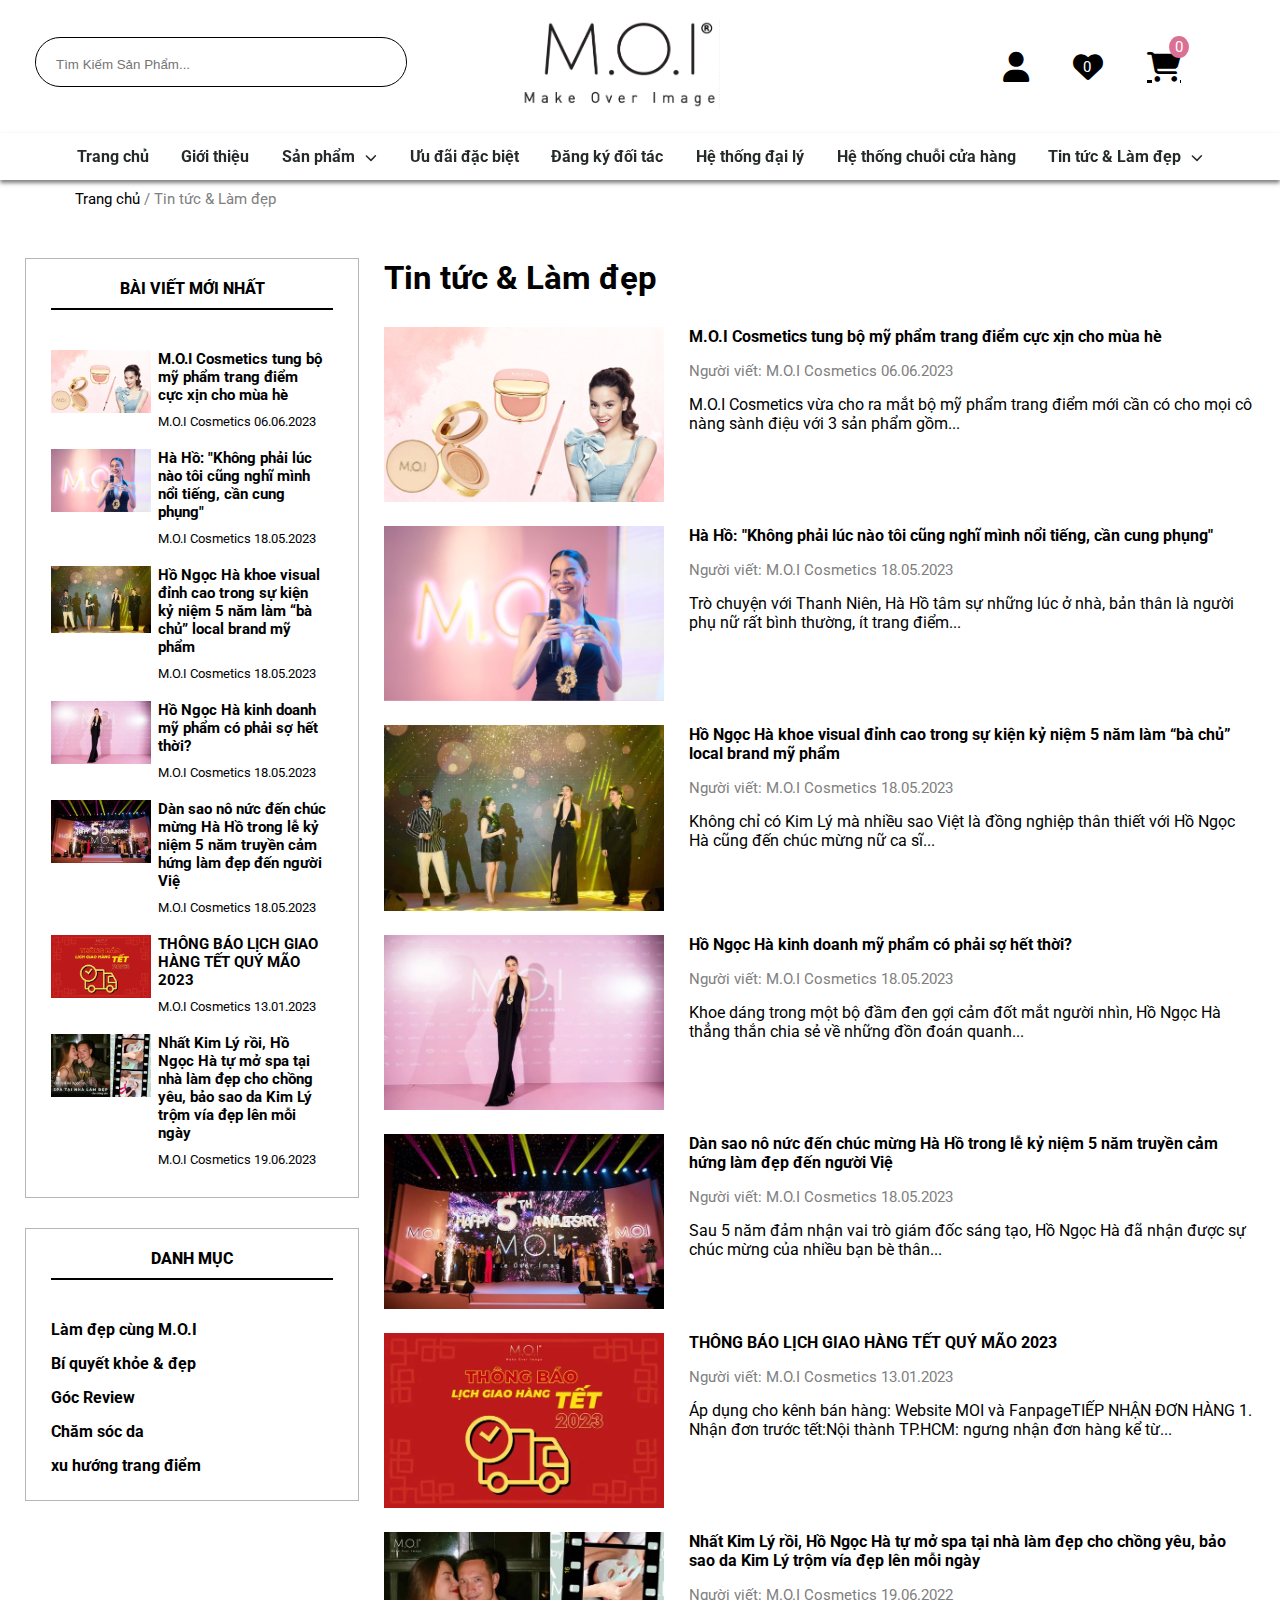
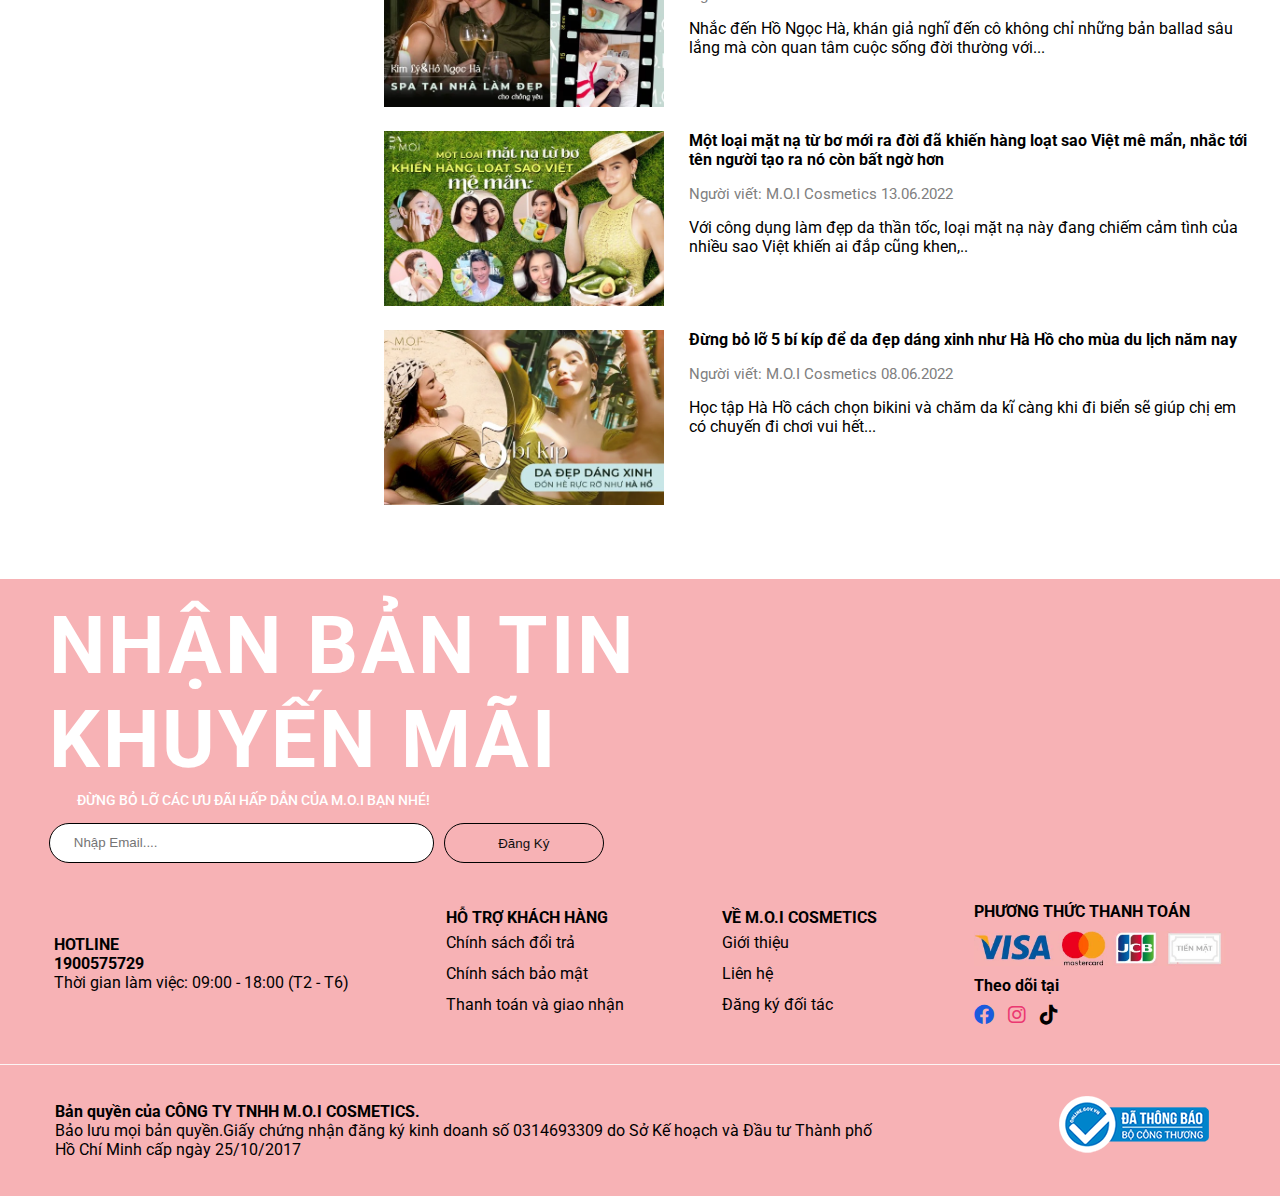
<file: Tintuc_lamdep.html>
<!DOCTYPE html>
<html lang="en">
<head>
    <meta charset="UTF-8">
    <meta name="viewport" content="width=device-width, initial-scale=1.0">
    <title>Blog làm đẹp</title>    
    <link rel="stylesheet" href="./fontawesome-free-6.2.1-web/fontawesome-free-6.2.1-web/css/all.css">
    <link rel="shortcut icon" href="./img/logo_web.webp" type="image/x-icon">
    <link rel="stylesheet" href="./assest/css/Tintuc_lamdep.css">
</head>
<body>
    <!-- header -->
    <header class="header">
        <div class="intro">
            <div class="search">
                <input type="text" placeholder="Tìm Kiếm Sản Phẩm...">
            </div>

            <div class="logo-header">
                <a href="./index.html">
                    <img src="Anh/logo.png" alt="">
                </a>
            </div>

            <div class="icon-header">
                <div class="icon">
                    <a href="./Dang_nhap.html" style="color: black;">
                        <i class="icon-header fa-solid fa-user"></i>
                    </a>
                </div>

                <div class="icon father">
                    <i class="icon-header fa-solid fa-heart"></i>

                    <div class="text-icon">
                        <span>0</span>
                    </div>
                </div>

                <div class="icon father">
                    <a href="./gio_hang.html" style="color: black;">
                        <i class="icon-header fa-solid fa-cart-shopping"></i>
                    </a>

                    <div class="count-card">
                        <span>0</span>
                    </div>
                </div>
            </div>
        </div>
    </header>
 <!-- nav -->
 <div class="header-nav">
    <nav class="nav">
        <ul class="nav-list">
            <li class="nav-list--item">
                <a href="./index.html" class="link-item">Trang chủ</a>
            </li>

            <li class="nav-list--item">
                <a href="./gioi_thieu.html" class="link-item">Giới thiệu</a>
            </li>

            <li class="nav-list--item">
                <a href="./tat_ca_san_pham.html" class="link-item">
                    Sản phẩm
                    <i class="icon-down fa fa-chevron-down"></i>
                </a>

                <div class="sub-menu">
                    <div class="sub-menu--box">
                        <ul class="menu-child2">
                            <li class="nenu-item">
                                <a href="" class="menu-link">CHĂM SÓC DA - DA BY M.O.I</a>
                            </li>

                            <li class="nenu-item">
                                <a href="" class="menu-link">SON MÔI</a>
                            </li>

                            <li class="nenu-item">
                                <a href="" class="menu-link">MẶT NẠ</a>
                            </li>

                            <li class="nenu-item">
                                <a href="" class="menu-link">PHẤN NƯỚC</a>
                            </li>

                            <li class="nenu-item">
                                <a href="" class="menu-link">PHẤN PHỦ</a>
                            </li>

                            <li class="nenu-item">
                                <a href="" class="menu-link">PHẤN MÁ HỒNG</a>
                            </li>

                            <li class="nenu-item">
                                <a href="" class="menu-link">CHÌ KẺ MÀY</a>
                            </li>

                            <li class="nenu-item">
                                <a href="" class="menu-link">MICKEY'S MAGIC</a>
                            </li>
                        </ul>
                    </div>
                </div>
            </li>

            <li class="nav-list--item">
                <a href="./uu_dai_dac_biet.html" class="link-item">Ưu đãi đặc biệt</a>
            </li>

            <li class="nav-list--item">
                <a href="./Dang_ky_tro_thanh_doi_tac.html" class="link-item">Đăng ký đối tác</a>
            </li>

            <li class="nav-list--item">
                <a href="" class="link-item">Hệ thống đại lý</a>
            </li>

            <li class="nav-list--item">
                <a href="" class="link-item">Hệ thống chuỗi cửa hàng</a>
            </li>

            <li class="nav-list--item">
                <a href="./Tintuc_lamdep.html" class="link-item">
                    Tin tức & Làm đẹp
                    <i class="icon-down fa fa-chevron-down"></i>
                </a>

                <div class="sub-menu bottom">
                    <div class="sub-menu--box">
                        <ul class="menu-child2">
                            <li class="nenu-item">
                                <a href="" class="menu-link">Làm đẹp cùng M.O.I</a>
                            </li>

                            <li class="nenu-item">
                                <a href="" class="menu-link">Bí quyết khoẻ & đẹp</a>
                            </li>

                            <li class="nenu-item">
                                <a href="" class="menu-link">Góc Review</a>
                            </li>

                            <li class="nenu-item">
                                <a href="" class="menu-link">Chăm sóc da</a>
                            </li>

                            <li class="nenu-item">
                                <a href="" class="menu-link">Xu hướng trang điểm</a>
                            </li>

                            <li class="nenu-item">
                                <a href="" class="menu-link">PHẤN MÁ HỒNG</a>
                            </li>

                            <li class="nenu-item">
                                <a href="" class="menu-link">CHÌ KẺ MÀY</a>
                            </li>

                            <li class="nenu-item">
                                <a href="" class="menu-link">MICKEY'S MAGIC</a>
                            </li>
                        </ul>
                    </div>
                </div>
            </li>
        </ul>
    </nav>
</div>
<!-- content -->
        <div class="content">
            <div class="section_1">
                    <span><a href="">Trang chủ</a></span>
                    <span>/ Tin tức & Làm đẹp</span>
            </div>
            <div class="section_2">
                <div class="new_posts">
                    <div class="new_posts_child">
                        <div class="title">
                            <span>BÀI VIẾT MỚI NHẤT</span>
                        </div>
                        <div id="content_new_posts">
                            <div class="content_new_posts">
                                <div class="img_content_new_posts">
                                    <a href=""><img src="Anh/img_content_beauty1.webp" alt=""></a>
                                </div>
                                <div class="status_content_new_posts">
                                    <a href="">
                                        <p>M.O.I Cosmetics tung bộ mỹ phẩm trang điểm cực xịn cho mùa hè</p>
                                    </a>
                                <div class="time_new_posts">
                                    <a href=""><span>M.O.I Cosmetics</span></a>
                                    <span>06.06.2023</span>
                                </div>
                                </div>
                            </div>
                            <div class="content_new_posts">
                                <div class="img_content_new_posts">
                                    <a href=""><img src="Anh/img_content_beauty2.webp" alt=""></a>
                                </div>
                                <div class="status_content_new_posts">
                                    <a href="">
                                        <p>Hà Hồ: "Không phải lúc nào tôi cũng nghĩ mình nổi tiếng, cần cung phụng"</p>
                                    </a>
                                <div class="time_new_posts">
                                    <a href=""><span>M.O.I Cosmetics</span></a>
                                    <span>18.05.2023</span>
                                </div>
                                </div>
                            </div>
                            <div class="content_new_posts">
                                <div class="img_content_new_posts">
                                    <a href=""><img src="Anh/img_content_beauty3.webp" alt=""></a>
                                </div>
                                <div class="status_content_new_posts">
                                    <a href="">
                                        <p>Hồ Ngọc Hà khoe visual đỉnh cao trong sự kiện kỷ niệm 5 năm làm “bà chủ” local brand mỹ phẩm</p>
                                    </a>
                                <div class="time_new_posts">
                                    <a href=""><span>M.O.I Cosmetics</span></a>
                                    <span>18.05.2023</span>
                                </div>
                                </div>
                            </div>
                            <div class="content_new_posts">
                                <div class="img_content_new_posts">
                                    <a href=""><img src="Anh/img_content_beauty4.webp" alt=""></a>
                                </div>
                                <div class="status_content_new_posts">
                                    <a href="">
                                        <p>Hồ Ngọc Hà kinh doanh mỹ phẩm có phải sợ hết thời?</p>
                                    </a>
                                <div class="time_new_posts">
                                    <a href=""><span>M.O.I Cosmetics</span></a>
                                    <span>18.05.2023</span>
                                </div>
                                </div>
                            </div>
                            <div class="content_new_posts">
                                <div class="img_content_new_posts">
                                    <a href=""><img src="Anh/img_content_beauty5.jpg" alt=""></a>
                                </div>
                                <div class="status_content_new_posts">
                                    <a href="">
                                        <p> Dàn sao nô nức đến chúc mừng Hà Hồ trong lễ kỷ niệm 5 năm truyền cảm hứng làm đẹp đến người Việ</p>
                                    </a>
                                <div class="time_new_posts">
                                    <a href=""><span>M.O.I Cosmetics</span></a>
                                    <span>18.05.2023</span>
                                </div>
                                </div>
                            </div>
                            <div class="content_new_posts">
                                <div class="img_content_new_posts">
                                    <a href=""><img src="Anh/img_content_beauty6.webp" alt=""></a>
                                </div>
                                <div class="status_content_new_posts">
                                    <a href="">
                                        <p>THÔNG BÁO LỊCH GIAO HÀNG TẾT QUÝ MÃO 2023</p>
                                    </a>
                                <div class="time_new_posts">
                                    <a href=""><span>M.O.I Cosmetics</span></a>
                                    <span>13.01.2023</span>
                                </div>
                                </div>
                            </div>
                            <div class="content_new_posts">
                                <div class="img_content_new_posts">
                                    <a href=""><img src="Anh/img_content_beauty7.webp" alt=""></a>
                                </div>
                                <div class="status_content_new_posts">
                                    <a href="">
                                        <p>Nhất Kim Lý rồi, Hồ Ngọc Hà tự mở spa tại nhà làm đẹp cho chồng yêu, bảo sao da Kim Lý trộm vía đẹp lên mỗi ngày</p>
                                    </a>
                                <div class="time_new_posts">
                                    <a href=""><span>M.O.I Cosmetics</span></a>
                                    <span>19.06.2023</span>
                                </div>
                                </div>
                            </div>
                        </div>
                    </div>
                    <div class="new_posts_child">
                        <div class="title">
                            <span>DANH MỤC</span>
                        </div>
                        <div class="content_danh_muc">
                            <ul>
                                <li><a href="">Làm đẹp cùng M.O.I</a></li>
                                <li><a href="">Bí quyết khỏe & đẹp</a></li>
                                <li><a href="">Góc Review</a></li>
                                <li><a href="">Chăm sóc da</a></li>
                                <li><a href="">xu hướng trang điểm</a></li>
                            </ul>
                        </div>
                    </div>
                </div>
                <div class="new_beauty">
                    <div class="title">
                        <h2>Tin tức & Làm đẹp</h2>
                    </div>
                    <div class="content_new_beauty">
                        <div class="child_content_new_beauty">
                            <div class="img_content_beauty">
                                <a href=""><img src="Anh/img_content_beauty1.webp" alt=""></a>
                            </div>
                            <div class="status_content_beauty">
                                <div class="title_content_beauty">
                                    <a href="">
                                        <p>M.O.I Cosmetics tung bộ mỹ phẩm trang điểm cực xịn cho mùa hè</p>
                                    </a>
                                </div>
                                <div class="nguoi_viet">
                                    <span>Người viết: M.O.I Cosmetics 06.06.2023</span>
                                </div>
                                <div class="noidung_demo">
                                    <a href="">
                                        <p>M.O.I Cosmetics vừa cho ra mắt bộ mỹ phẩm trang điểm mới cần có cho mọi cô nàng sành điệu với 3 sản phẩm gồm...</p>
                                    </a>
                                </div>
                            </div>
                        </div>

                        <div class="child_content_new_beauty">
                            <div class="img_content_beauty">
                                <a href=""><img src="Anh/img_content_beauty2.webp" alt=""></a>
                            </div>
                            <div class="status_content_beauty">
                                <div class="title_content_beauty">
                                    <a href="">
                                        <p>Hà Hồ: "Không phải lúc nào tôi cũng nghĩ mình nổi tiếng, cần cung phụng"</p>
                                    </a>
                                </div>
                                <div class="nguoi_viet">
                                    <span>Người viết: M.O.I Cosmetics 18.05.2023</span>
                                </div>
                                <div class="noidung_demo">
                                    <a href="">
                                        <p>Trò chuyện với Thanh Niên, Hà Hồ tâm sự những lúc ở nhà, bản thân là người phụ nữ rất bình thường, ít trang điểm...</p>
                                    </a>
                                </div>
                            </div>
                        </div>

                        <div class="child_content_new_beauty">
                            <div class="img_content_beauty">
                                <a href=""><img src="Anh/img_content_beauty3.webp" alt=""></a>
                            </div>
                            <div class="status_content_beauty">
                                <div class="title_content_beauty">
                                    <a href="">
                                        <p>Hồ Ngọc Hà khoe visual đỉnh cao trong sự kiện kỷ niệm 5 năm làm “bà chủ” local brand mỹ phẩm</p>
                                    </a>
                                </div>
                                <div class="nguoi_viet">
                                    <span>Người viết: M.O.I Cosmetics 18.05.2023</span>
                                </div>
                                <div class="noidung_demo">
                                    <a href="">
                                        <p>Không chỉ có Kim Lý mà nhiều sao Việt là đồng nghiệp thân thiết với Hồ Ngọc Hà cũng đến chúc mừng nữ ca sĩ...</p>
                                    </a>
                                </div>
                            </div>
                        </div>

                        <div class="child_content_new_beauty">
                            <div class="img_content_beauty">
                                <a href=""><img src="Anh/img_content_beauty4.webp" alt=""></a>
                            </div>
                            <div class="status_content_beauty">
                                <div class="title_content_beauty">
                                    <a href="">
                                        <p>Hồ Ngọc Hà kinh doanh mỹ phẩm có phải sợ hết thời?</p>
                                    </a>
                                </div>
                                <div class="nguoi_viet">
                                    <span>Người viết: M.O.I Cosmetics 18.05.2023</span>
                                </div>
                                <div class="noidung_demo">
                                    <a href="">
                                        <p>Khoe dáng trong một bộ đầm đen gợi cảm đốt mắt người nhìn, Hồ Ngọc Hà thẳng thắn chia sẻ về những đồn đoán quanh...</p>
                                    </a>
                                </div>
                            </div>
                        </div>

                        <div class="child_content_new_beauty">
                            <div class="img_content_beauty">
                                <a href=""><img src="Anh/img_content_beauty5.jpg" alt=""></a>
                            </div>
                            <div class="status_content_beauty">
                                <div class="title_content_beauty">
                                    <a href="">
                                        <p> Dàn sao nô nức đến chúc mừng Hà Hồ trong lễ kỷ niệm 5 năm truyền cảm hứng làm đẹp đến người Việ</p>
                                    </a>
                                </div>
                                <div class="nguoi_viet">
                                    <span>Người viết: M.O.I Cosmetics 18.05.2023</span>
                                </div>
                                <div class="noidung_demo">
                                    <a href="">
                                        <p>Sau 5 năm đảm nhận vai trò giám đốc sáng tạo, Hồ Ngọc Hà đã nhận được sự chúc mừng của nhiều bạn bè thân...</p>
                                    </a>
                                </div>
                            </div>
                        </div>
                        <div class="child_content_new_beauty">
                            <div class="img_content_beauty">
                                <a href=""><img src="Anh/img_content_beauty6.webp" alt=""></a>
                            </div>
                            <div class="status_content_beauty">
                                <div class="title_content_beauty">
                                    <a href="">
                                        <p>THÔNG BÁO LỊCH GIAO HÀNG TẾT QUÝ MÃO 2023</p>
                                    </a>
                                </div>
                                <div class="nguoi_viet">
                                    <span>Người viết: M.O.I Cosmetics 13.01.2023</span>
                                </div>
                                <div class="noidung_demo">
                                    <a href="">
                                        <p>Áp dụng cho kênh bán hàng: Website MOI và FanpageTIẾP NHẬN ĐƠN HÀNG 1. Nhận đơn trước tết:Nội thành TP.HCM: ngưng nhận đơn hàng kể từ...</p>
                                    </a>
                                </div>
                            </div>
                        </div>
                        <div class="child_content_new_beauty">
                            <div class="img_content_beauty">
                                <a href=""><img src="Anh/img_content_beauty7.webp" alt=""></a>
                            </div>
                            <div class="status_content_beauty">
                                <div class="title_content_beauty">
                                    <a href="">
                                        <p>Nhất Kim Lý rồi, Hồ Ngọc Hà tự mở spa tại nhà làm đẹp cho chồng yêu, bảo sao da Kim Lý trộm vía đẹp lên mỗi ngày</p>
                                    </a>
                                </div>
                                <div class="nguoi_viet">
                                    <span>Người viết: M.O.I Cosmetics 19.06.2022</span>
                                </div>
                                <div class="noidung_demo">
                                    <a href="">
                                        <p>Nhắc đến Hồ Ngọc Hà, khán giả nghĩ đến cô không chỉ những bản ballad sâu lắng mà còn quan tâm cuộc sống đời thường với...</p>
                                    </a>
                                </div>
                            </div>
                        </div>
                        <div class="child_content_new_beauty">
                            <div class="img_content_beauty">
                                <a href=""><img src="Anh/img_content_beauty8.jpg" alt=""></a>
                            </div>
                            <div class="status_content_beauty">
                                <div class="title_content_beauty">
                                    <a href="">
                                        <p>Một loại mặt nạ từ bơ mới ra đời đã khiến hàng loạt sao Việt mê mẩn, nhắc tới tên người tạo ra nó còn bất ngờ hơn</p>
                                    </a>
                                </div>
                                <div class="nguoi_viet">
                                    <span>Người viết: M.O.I Cosmetics 13.06.2022</span>
                                </div>
                                <div class="noidung_demo">
                                    <a href="">
                                        <p>Với công dụng làm đẹp da thần tốc, loại mặt nạ này đang chiếm cảm tình của nhiều sao Việt khiến ai đắp cũng khen,..</p>
                                    </a>
                                </div>
                            </div>
                        </div>
                        <div class="child_content_new_beauty">
                            <div class="img_content_beauty">
                                <a href=""><img src="Anh/img_content_beauty9.webp" alt=""></a>
                            </div>
                            <div class="status_content_beauty">
                                <div class="title_content_beauty">
                                    <a href="">
                                        <p>Đừng bỏ lỡ 5 bí kíp để da đẹp dáng xinh như Hà Hồ cho mùa du lịch năm nay</p>
                                    </a>
                                </div>
                                <div class="nguoi_viet">
                                    <span>Người viết: M.O.I Cosmetics 08.06.2022</span>
                                </div>
                                <div class="noidung_demo">
                                    <a href="">
                                        <p>Học tập Hà Hồ cách chọn bikini và chăm da kĩ càng khi đi biển sẽ giúp chị em có chuyến đi chơi vui hết...</p>
                                    </a>
                                </div>
                            </div>
                        </div>
                    </div>
                </div>
            </div>
        </div>
    <!-- footer -->
    <footer class="footer">
        <div class="container-fluid-6">
            <div class="newsletter">
                <h4>
                    NHẬN BẢN TIN KHUYẾN MÃI
                </h4>

                <p class="short-description">
                    ĐỪNG BỎ LỠ CÁC ƯU ĐÃI HẤP DẪN CỦA M.O.I BẠN NHÉ!
                </p>
            </div>

            <form action="" class="form">
                <div class="form-input">
                    <input type="text" placeholder="Nhập Email....">
                </div>

                <div class="from-btn">
                    <button class="btn">Đăng Ký</button>
                </div>
            </form>

            <!-- clearfix -->
            <div class="clearfix">
                <div class="innerInfoFooter">
                    <h4>
                        HOTLINE
                    </h4>

                    <div class="infoContent">
                        <a href="" class="hotline-footer">1900575729</a>
                    </div>

                    <div class="info-time-company">
                        Thời gian làm việc: 09:00 - 18:00 (T2 - T6)
                    </div>
                </div>

                <div class="innerInfoFooter">
                    <h4>
                        HỖ TRỢ KHÁCH HÀNG
                    </h4>

                    <div class="infoContent">
                        <ul class="linklists-footer">
                            <li><a href="">Chính sách đổi trả</a></li>
                            <li><a href="">Chính sách bảo mật</a></li>
                            <li><a href="">Thanh toán và giao nhận</a></li>
                        </ul>
                    </div>
                </div>

                <div class="innerInfoFooter">
                    <h4>
                        VỀ M.O.I COSMETICS
                    </h4>

                    <div class="infoContent">
                        <ul class="linklists-footer">
                            <li><a href="">Giới thiệu</a></li>
                            <li><a href="">Liên hệ</a></li>
                            <li><a href="">Đăng ký đối tác</a></li>
                        </ul>
                    </div>
                </div>

                <div class="innerInfoFooter">
                    <h4>
                        PHƯƠNG THỨC THANH TOÁN
                    </h4>

                    <div class="infoContent">
                        <a href="">
                            <img width="252px" height="35px" src="Anh/visa.webp" alt="" class="icon-payment">
                        </a>

                        <h4 class="title-social">
                            Theo dõi tại
                        </h4>       
                        <ul class="social-link">
                            <li>
                                <a href="" class="lick-icon">
                                    <i class="icon-pay fb fa-brands fa-facebook"></i>
                                </a>
                            </li>

                            <li>
                                <a href="" class="lick-icon">
                                    <i class="icon-pay insta fa-brands fa-instagram"></i>
                                </a>
                            </li>
                            <li>
                                <a href="" class="lick-icon">
                                    <i class="icon-pay tiktok fa-brands fa-tiktok"></i>
                                </a>
                            </li>
                        </ul>
                    </div>
                </div>
            </div>
        </div>
<!-- end -->
        <div class="end">
        <span class="gach_ngang"></span>
        <div class="banquyen_and_logoBCT">
            <div class="ban-quyen">
                <span>Bản quyền của CÔNG TY TNHH M.O.I COSMETICS.</span>
                <p>Bảo lưu mọi bản quyền.Giấy chứng nhận đăng ký kinh doanh số 0314693309 do Sở Kế hoạch và Đầu tư Thành phố Hồ Chí Minh cấp ngày 25/10/2017</p>
            </div>
            <div class="logo_BCT">
                <img src="Anh/moi-cosmetics-dang-ky-bo-cong-thuong_28922d51dec547f4af82b60a4afd060a.webp" alt="">
            </div>
        </div>
        </div>
        </footer>
</body>
</html>
</file>
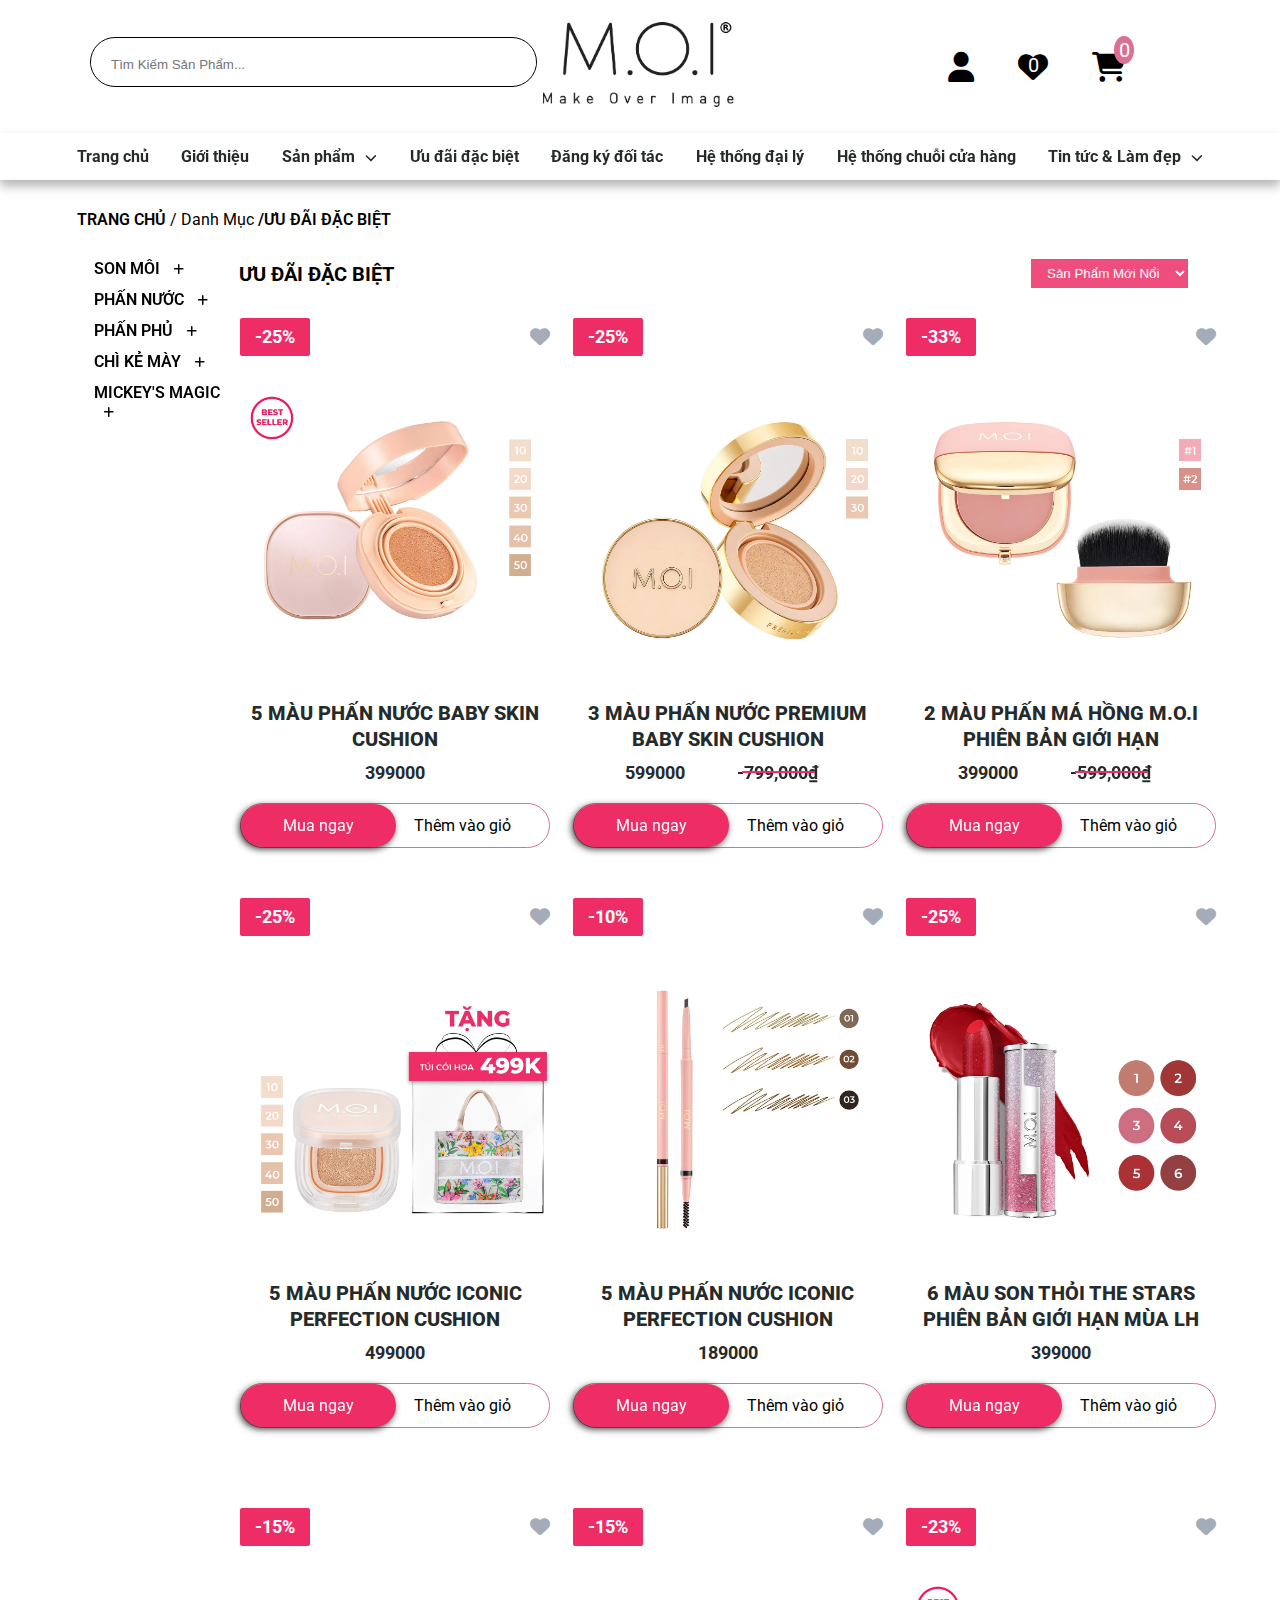
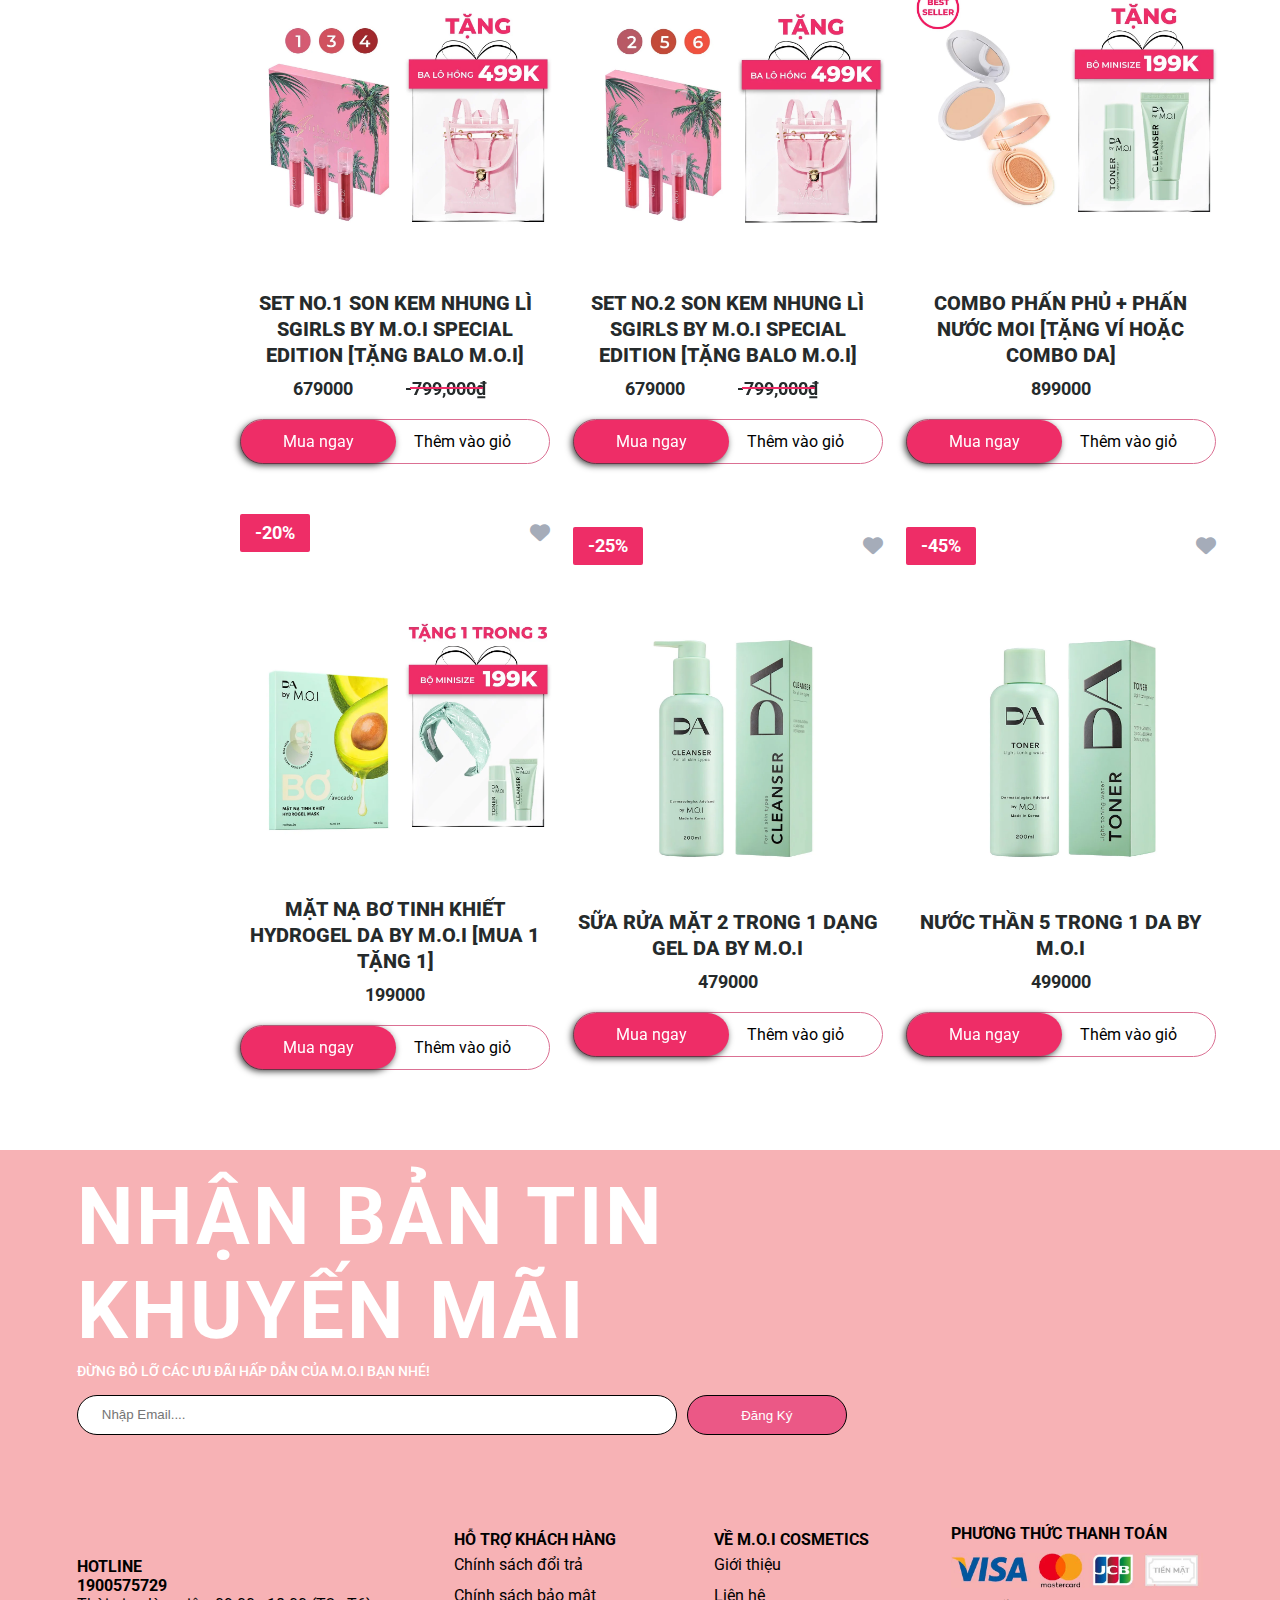
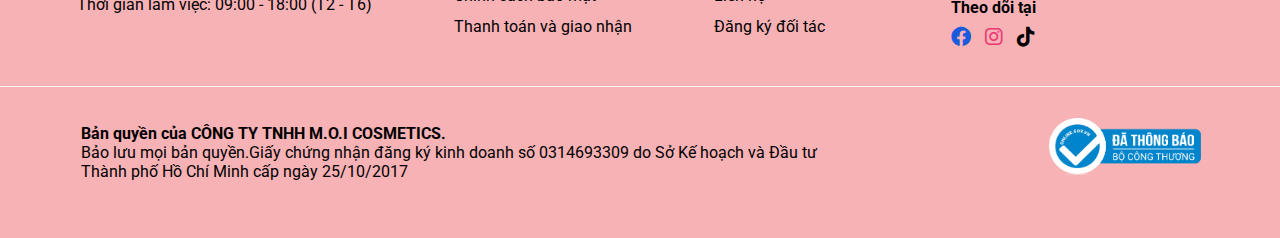
<file: uu_dai_dac_biet.html>
<!DOCTYPE html>
<html lang="en">
<head>
    <meta charset="UTF-8">
    <meta http-equiv="X-UA-Compatible" content="IE=edge">
    <meta name="viewport" content="width=device-width, initial-scale=1.0">
    <title>M.O.I Cosmetics thương hiệu mỹ phẩm trang điểm chuyên nghiệp đầu tiên tại Việt Nam</title>
    <link rel="stylesheet" href="./assest/css/style.css">
    <link rel="stylesheet" href="./fontawesome-free-6.2.1-web/fontawesome-free-6.2.1-web/css/all.css">
    <link rel="shortcut icon" href="./img/logo_web.webp" type="image/x-icon">
    <link rel="stylesheet" href="./assest/css/allProducte.css">
</head>
<body>
    <div class="main">
        <!-- header -->
        <header class="header">
            <div class="intro">
                <div class="search">
                    <input type="text" placeholder="Tìm Kiếm Sản Phẩm...">
                </div>
    
                <div class="logo-header">
                    <a href="./index.html">
                        <img src="./img/logo.webp" alt="">
                    </a>
                </div>
    
                <div class="icon-header">
                    <div class="icon">
                        <a href="./Dang_nhap.html" class="" style="color: #000;">
                            <i class="icon-header fa-solid fa-user"></i>
                        </a>
                    </div>
    
                    <div class="icon father">
                        <i class="icon-header fa-solid fa-heart"></i>
    
                        <div class="text-icon">
                            <span>0</span>
                        </div>
                    </div>
    
                    <div class="icon father">
                        <a href="./gio_hang.html" style="color: #000;">
                            <i class="icon-header fa-solid fa-cart-shopping"></i>
                        </a>
    
                        <div class="count-card">
                            <span class="quantity">0</span>
                        </div>
                    </div>
                </div>
            </div>
        </header>

        <!-- nav -->
        <div class="header-nav">
            <nav class="nav">
                <ul class="nav-list">
                    <li class="nav-list--item">
                        <a href="./index.html" class="link-item">Trang chủ</a>
                    </li>
    
                    <li class="nav-list--item">
                        <a href="./gioi_thieu.html" class="link-item">Giới thiệu</a>
                    </li>
    
                    <li class="nav-list--item">
                        <a href="./tat_ca_san_pham.html" class="link-item">
                            Sản phẩm
                            <i class="icon-down fa fa-chevron-down"></i>
                        </a>
    
                        <div class="sub-menu">
                            <div class="sub-menu--box">
                                <ul class="menu-child2">
                                    <li class="nenu-item">
                                        <a href="" class="menu-link">CHĂM SÓC DA - DA BY M.O.I</a>
                                    </li>
    
                                    <li class="nenu-item">
                                        <a href="" class="menu-link">SON MÔI</a>
                                    </li>
    
                                    <li class="nenu-item">
                                        <a href="" class="menu-link">MẶT NẠ</a>
                                    </li>
    
                                    <li class="nenu-item">
                                        <a href="" class="menu-link">PHẤN NƯỚC</a>
                                    </li>
    
                                    <li class="nenu-item">
                                        <a href="" class="menu-link">PHẤN PHỦ</a>
                                    </li>
    
                                    <li class="nenu-item">
                                        <a href="" class="menu-link">PHẤN MÁ HỒNG</a>
                                    </li>
    
                                    <li class="nenu-item">
                                        <a href="" class="menu-link">CHÌ KẺ MÀY</a>
                                    </li>
    
                                    <li class="nenu-item">
                                        <a href="" class="menu-link">MICKEY'S MAGIC</a>
                                    </li>
                                </ul>
                            </div>
                        </div>
                    </li>
    
                    <li class="nav-list--item">
                        <a href="./uu_dai_dac_biet.html" class="link-item">Ưu đãi đặc biệt</a>
                    </li>
    
                    <li class="nav-list--item">
                        <a href="./Dang_ky_tro_thanh_doi_tac.html" class="link-item">Đăng ký đối tác</a>
                    </li>
    
                    <li class="nav-list--item">
                        <a href="" class="link-item">Hệ thống đại lý</a>
                    </li>
    
                    <li class="nav-list--item">
                        <a href="" class="link-item">Hệ thống chuỗi cửa hàng</a>
                    </li>
    
                    <li class="nav-list--item">
                        <a href="./Tintuc_lamdep.html" class="link-item">
                            Tin tức & Làm đẹp
                            <i class="icon-down fa fa-chevron-down"></i>
                        </a>
    
                        <div class="sub-menu bottom">
                            <div class="sub-menu--box">
                                <ul class="menu-child2">
                                    <li class="nenu-item">
                                        <a href="./Tintuc_lamdep.html" class="menu-link">Làm đẹp cùng M.O.I</a>
                                    </li>
    
                                    <li class="nenu-item">
                                        <a href="" class="menu-link">Bí quyết khoẻ & đẹp</a>
                                    </li>
    
                                    <li class="nenu-item">
                                        <a href="" class="menu-link">Góc Review</a>
                                    </li>
    
                                    <li class="nenu-item">
                                        <a href="" class="menu-link">Chăm sóc da</a>
                                    </li>
    
                                    <li class="nenu-item">
                                        <a href="" class="menu-link">Xu hướng trang điểm</a>
                                    </li>
    
                                    <li class="nenu-item">
                                        <a href="" class="menu-link">PHẤN MÁ HỒNG</a>
                                    </li>
    
                                    <li class="nenu-item">
                                        <a href="" class="menu-link">CHÌ KẺ MÀY</a>
                                    </li>
    
                                    <li class="nenu-item">
                                        <a href="" class="menu-link">MICKEY'S MAGIC</a>
                                    </li>
                                </ul>
                            </div>
                        </div>
                    </li>
                </ul>
            </nav>
        </div>

        <div class="all-produc">
            <div class="link-header">
                <ol>
                    <li><a class="name-link" href="">TRANG CHỦ</a></li>
                    <li><a href="name-link">/ Danh Mục</a></li>
                    <li><a class="name-link" href="/">/ƯU ĐÃI ĐẶC BIỆT</a></li>
                </ol>
            </div>

            <div class="row">
                <div class="wrap-filter">
                    <ul class="tree-menu">
                        <li class="tree-item">
                            <a href="" class="name-link">SON MÔI</a>
                            <i class="icon-plus fa-solid fa-plus"></i>
                        </li>

                        <li class="tree-item">
                            <a href="" class="name-link">PHẤN NƯỚC</a>
                            <i class="icon-plus fa-solid fa-plus"></i>
                        </li>

                        <li class="tree-item">
                            <a href="" class="name-link">PHẤN PHỦ</a>
                            <i class="icon-plus fa-solid fa-plus"></i>
                        </li>

                        <li class="tree-item">
                            <a href="" class="name-link">CHÌ KẺ MÀY</a>
                            <i class="icon-plus fa-solid fa-plus"></i>
                        </li>

                        <li class="tree-item">
                            <a href="" class="name-link">MICKEY'S MAGIC</a>
                            <i class="icon-plus fa-solid fa-plus"></i>
                        </li>
                    </ul>
                </div>

                <div class="conten-product-right">
                    <div class="heading-collectio">
                        <div class="producte-text">
                            <h1 class="title">
                                ƯU ĐÃI ĐẶC BIỆT
                            </h1>
                        </div>

                        <select name="" id="select">
                            <option value="">Sản Phẩm Mới Nổi</option>
                            <option value="">Giá: Tăng dần</option>
                            <option value="">Giá: Giảm dần</option>
                            <option value="">Tên: A-Z</option>
                            <option value="">Tên: Z-A</option>
                        </select>
                    </div>

                    <div class="content-product-list">
                        <section class="section">
                
                            <!-- prodcucts -->
                            <div class="wrapper-collection-2">
                                <div class="container-fluid-2 flex">
                                    <div class="product-block set-width">
                                        <div class="product-img">
                                            <div class="discount">
                                                <span class="discount-price">-25%</span>
                
                                                <i id="heartIcon" class="icon-heart fa-solid fa-heart"></i>
                                                <!-- <i class="icon-heart active fa-regular fa-heart"></i> -->
                                            </div>
                
                                            <div class="image-resize">
                                                <img width="320px" height="320px" src="./img/spbc7.webp" alt="">
                                            </div>
                                        </div>
                
                                        <div class="product-detail">
                                            <div class="box-pro-detail">
                                                <h3 class="pro-name">
                                                    <a href="">
                                                        5 MÀU PHẤN NƯỚC BABY SKIN CUSHION
                                                    </a>
                                                </h3>
                
                                                <div class="box-pro-prices">
                                                    <p class="pro-price">
                                                        <span class="price">399000</span>
                                                    </p>
                                                </div>
                
                                                <div class="action-item">
                                                    <a href="" class="buynow-productloop">
                                                        Mua ngay
                                                    </a>
                
                                                    <span onclick="addToCard2(5)" class="addCart-span">Thêm vào giỏ</span>
                
                                                    <a href="" class="addcart-productloop">
                                                        
                                                    </a>
                                                </div>
                                            </div>
                                        </div>
                                    </div>
                
                                    <div class="product-block set-width">
                                        <div class="product-img">
                                            <div class="discount">
                                                <span class="discount-price">-25%</span>
                
                                                <i id="heartIcon" class="icon-heart fa-solid fa-heart"></i>
                                                <!-- <i class="icon-heart active fa-regular fa-heart"></i> -->
                                            </div>
                
                                            <div class="image-resize">
                                                <img width="320px" height="320px" src="./img/spbc2r.webp" alt="">
                                            </div>
                                        </div>
                
                                        <div class="product-detail">
                                            <div class="box-pro-detail">
                                                <h3 class="pro-name">
                                                    <a href="">
                                                        3 MÀU PHẤN NƯỚC PREMIUM BABY SKIN CUSHION
                                                    </a>
                                                </h3>
                
                                                <div class="box-pro-prices">
                                                    <p class="pro-price flex">
                                                        <span class="price">599000</span>
                
                                                        <!-- <span style="display: inline-block;">-</span> -->
                                                        <span class="discount-product">-799,000₫</span>
                                                    </p>
                                                </div>
                
                                                <div class="action-item">
                                                    <a href="" class="buynow-productloop">
                                                        Mua ngay
                                                    </a>
                
                                                    <span onclick="addToCard2(1)" class="addCart-span">Thêm vào giỏ</span>
                                                    <a href="" class="addcart-productloop">
                                                        
                                                    </a>
                                                </div>
                                            </div>
                                        </div>
                                    </div>
                
                                    <div class="product-block set-width">
                                        <div class="product-img">
                                            <div class="discount">
                                                <span class="discount-price">-33%</span>
                
                                                <i id="heartIcon" class="icon-heart fa-solid fa-heart"></i>
                                                <!-- <i class="icon-heart active fa-regular fa-heart"></i> -->
                                            </div>
                
                                            <div class="image-resize">
                                                <img width="320px" height="320px" src="./img/spbc3.webp" alt="">
                                            </div>
                                        </div>
                
                                        <div class="product-detail">
                                            <div class="box-pro-detail">
                                                <h3 class="pro-name">
                                                    <a href="">
                                                        2 MÀU PHẤN MÁ HỒNG M.O.I PHIÊN BẢN GIỚI HẠN
                                                    </a>
                                                </h3>
                
                                                <div class="box-pro-prices">
                                                    <p class="pro-price flex">
                                                        <span class="price">399000</span>
                
                                                        <span class="discount-product">-599,000₫</span>
                                                    </p>
                                                </div>
                
                                                <div class="action-item">
                                                    <a href="" class="buynow-productloop">
                                                        Mua ngay
                                                    </a>
                
                                                    <span onclick="addToCard2(2)" class="addCart-span">Thêm vào giỏ</span>
                
                                                    <a href="" class="addcart-productloop">
                                                        
                                                    </a>
                                                </div>
                                            </div>
                                        </div>
                                    </div>

                                    <div class="product-block set-width">
                                        <div class="product-img">
                                            <div class="discount">
                                                <span class="discount-price">-25%</span>
                
                                                <i id="heartIcon" class="icon-heart fa-solid fa-heart"></i>
                                                <!-- <i class="icon-heart active fa-regular fa-heart"></i> -->
                                            </div>
                
                                            <div class="image-resize">
                                                <a href="./chitietsanpham.html">
                                                    <img width="320px" height="320px" src="./img/spbc1.webp" alt="">
                                                </a>
                                            </div>
                                        </div>
                
                                        <div class="product-detail">
                                            <div class="box-pro-detail">
                                                <h3 class="pro-name">
                                                    <a href="./chitietsanpham.html">
                                                        5 MÀU PHẤN NƯỚC ICONIC PERFECTION CUSHION
                                                    </a>
                                                </h3>
                
                                                <div class="box-pro-prices">
                                                    <p class="pro-price">
                                                        <span class="price">499000</span>
                                                    </p>
                                                </div>
                
                                                <div class="action-item">
                                                    <a href="" class="buynow-productloop">
                                                        Mua ngay
                                                    </a>
                
                                                    <span onclick="addToCard2(0)"  class="addCart-span">Thêm vào giỏ</span>
                                                    <a href="" class="addcart-productloop">
                                                        
                                                    </a>
                                                </div>
                                            </div>
                                        </div>
                
                                    </div>
                
                                    <div class="product-block set-width">
                                        <div class="product-img">
                                            <div class="discount">
                                                <span class="discount-price">-10%</span>
                
                                                <i id="heartIcon" class="icon-heart fa-solid fa-heart"></i>
                                                <!-- <i class="icon-heart active fa-regular fa-heart"></i> -->
                                            </div>
                
                                            <div class="image-resize">
                                                <a href="./chitietsanpham.html">
                                                    <img width="320px" height="320px" src="./img/spbc4.webp" alt="">
                                                </a>
                                            </div>
                                        </div>
                
                                        <div class="product-detail">
                                            <div class="box-pro-detail">
                                                <h3 class="pro-name">
                                                    <a href="./chitietsanpham.html">
                                                        5 MÀU PHẤN NƯỚC ICONIC PERFECTION CUSHION
                                                    </a>
                                                </h3>
                
                                                <div class="box-pro-prices">
                                                    <p class="pro-price">
                                                        <span class="price">189000</span>
                                                    </p>
                                                </div>
                
                                                <div class="action-item">
                                                    <a href="./chitietsanpham.html" class="buynow-productloop">
                                                        Mua ngay
                                                    </a>
                
                                                    
                                                    <span onclick="addToCard2(3)" class="addCart-span">Thêm vào giỏ</span>
                
                                                    <a href="" class="addcart-productloop">
                                                        
                                                    </a>
                                                </div>
                                            </div>
                                        </div>
                                    </div>
                
                                    <div class="product-block set-width">
                                        <div class="product-img">
                                            <div class="discount">
                                                <span class="discount-price">-25%</span>
                
                                                <i id="heartIcon" class="icon-heart fa-solid fa-heart"></i>
                                                <!-- <i class="icon-heart active fa-regular fa-heart"></i> -->
                                            </div>
                
                                            <div class="image-resize">
                                                <img width="320px" height="320px" src="./img/spbc6.webp" alt="">
                                            </div>
                                        </div>
                
                                        <div class="product-detail">
                                            <div class="box-pro-detail">
                                                <h3 class="pro-name">
                                                    <a href="">
                                                        6 MÀU SON THỎI THE STARS PHIÊN BẢN GIỚI HẠN MÙA LH
                                                    </a>
                                                </h3>
                
                                                <div class="box-pro-prices">
                                                    <p class="pro-price">
                                                        <span class="price">399000</span>
                                                    </p>
                                                </div>
                
                                                <div class="action-item">
                                                    <a href="" class="buynow-productloop">
                                                        Mua ngay
                                                    </a>
                
                                                    <span onclick="addToCard2(4)" class="addCart-span">Thêm vào giỏ</span>
                
                                                    <a href="" class="addcart-productloop">
                                                        
                                                    </a>
                                                </div>
                                            </div>
                                        </div>
                                    </div>
                
                                    
                                </div>
                            </div>
                        </section>

                        <section class="section">
                            <!-- prodcuct -->
                            <div class="wrapper-collection-2">
                                <div class="container-fluid-2 flex">
                                    <div class="product-block set-width">
                                        <div class="product-img">
                                            <div class="discount">
                                                <span class="discount-price">-15%</span>
                
                                                <i id="heartIcon" class="icon-heart fa-solid fa-heart"></i>
                                                <!-- <i class="icon-heart active fa-regular fa-heart"></i> -->
                                            </div>
                
                                            <div class="image-resize">
                                                <img width="320px" height="320px" src="./img/spkm1.webp" alt="">
                                            </div>
                                        </div>
                
                                        <div class="product-detail">
                                            <div class="box-pro-detail">
                                                <h3 class="pro-name">
                                                    <a href="">
                                                        SET NO.1 SON KEM NHUNG LÌ SGIRLS BY M.O.I SPECIAL EDITION [TẶNG BALO M.O.I]
                                                    </a>
                                                </h3>
                
                                                <div class="box-pro-prices">
                                                    <p class="pro-price flex">
                                                        <span class="price">679000</span>
                
                                                        <span class="discount-product">-799,000₫</span>
                                                    </p>
                                                </div>
                
                                                <div class="action-item">
                                                    <a href="" class="buynow-productloop">
                                                        Mua ngay
                                                    </a>
                
                                                    <span onclick="addToCard2(7)" class="addCart-span">Thêm vào giỏ</span>
                                                    <a href="" class="addcart-productloop">
                
                                                    </a>
                                                </div>
                                            </div>
                                        </div>
                                    </div>
                
                                    <div class="product-block set-width">
                                        <div class="product-img">
                                            <div class="discount">
                                                <span class="discount-price">-15%</span>
                
                                                <i id="heartIcon" class="icon-heart fa-solid fa-heart"></i>
                                                <!-- <i class="icon-heart active fa-regular fa-heart"></i> -->
                                            </div>
                
                                            <div class="image-resize">
                                                <img width="320px" height="320px" src="./img/spkm2.webp" alt="">
                                            </div>
                                        </div>
                
                                        <div class="product-detail">
                                            <div class="box-pro-detail">
                                                <h3 class="pro-name">
                                                    <a href="">
                                                        SET NO.2 SON KEM NHUNG LÌ SGIRLS BY M.O.I SPECIAL EDITION [TẶNG BALO M.O.I]
                                                    </a>
                                                </h3>
                
                                                <div class="box-pro-prices">
                                                    <p class="pro-price flex">
                                                        <span class="price">679000</span>
                
                                                        <!-- <span style="display: inline-block;">-</span> -->
                                                        <span class="discount-product">-799,000₫</span>
                                                    </p>
                                                </div>
                
                                                <div class="action-item">
                                                    <a href="" class="buynow-productloop">
                                                        Mua ngay
                                                    </a>
                
                                                    <span onclick="addToCard2(8)" class="addCart-span">Thêm vào giỏ</span>
                                                    <a href="" class="addcart-productloop">
                                                        
                                                    </a>
                                                </div>
                                            </div>
                                        </div>
                                    </div>
                
                                    <div class="product-block set-width">
                                        <div class="product-img">
                                            <div class="discount">
                                                <span class="discount-price">-23%</span>
                
                                                <i id="heartIcon" class="icon-heart fa-solid fa-heart"></i>
                                                <!-- <i class="icon-heart active fa-regular fa-heart"></i> -->
                                            </div>
                
                                            <div class="image-resize">
                                                <img width="320px" height="320px" src="./img/spkm3.webp" alt="">
                                            </div>
                                        </div>
                
                                        <div class="product-detail">
                                            <div class="box-pro-detail">
                                                <h3 class="pro-name">
                                                    <a href="">
                                                        COMBO PHẤN PHỦ + PHẤN NƯỚC MOI [TẶNG VÍ HOẶC COMBO DA]
                                                    </a>
                                                </h3>
                
                                                <div class="box-pro-prices">
                                                    <p class="pro-price">
                                                        <span class="price">899000</span>
                
                                                    </p>
                                                </div>
                
                                                <div class="action-item">
                                                    <a href="" class="buynow-productloop">
                                                        Mua ngay
                                                    </a>
                
                                                    <span onclick="addToCard2(9)" class="addCart-span">Thêm vào giỏ</span>
                                                    <a href="" class="addcart-productloop">
                                                        
                                                    </a>
                                                </div>
                                            </div>
                                        </div>
                                    </div>
                
                                    <div class="product-block set-width">
                                        <div class="product-img">
                                            <div class="discount">
                                                <span class="discount-price">-20%</span>
                
                                                <i id="heartIcon" class="icon-heart fa-solid fa-heart"></i>
                                                <!-- <i class="icon-heart active fa-regular fa-heart"></i> -->
                                            </div>
                
                                            <div class="image-resize">
                                                <img width="320px" height="320px" src="./img/spkm4.webp" alt="">
                                            </div>
                                        </div>
                
                                        <div class="product-detail">
                                            <div class="box-pro-detail">
                                                <h3 class="pro-name">
                                                    <a href="">
                                                        MẶT NẠ BƠ TINH KHIẾT HYDROGEL DA BY M.O.I [MUA 1 TẶNG 1]
                                                    </a>
                                                </h3>
                
                                                <div class="box-pro-prices">
                                                    <p class="pro-price">
                                                        <span class="price">199000</span>
                                                    </p>
                                                </div>
                
                                                <div class="action-item">
                                                    <a href="" class="buynow-productloop">
                                                        Mua ngay
                                                    </a>
                
                                                    <span onclick="addToCard2(10)" class="addCart-span">Thêm vào giỏ</span>
                                                    <a href="" class="addcart-productloop">
                                                        
                                                    </a>
                                                </div>
                                            </div>
                                        </div>
                                    </div>
                
                                    <div class="product-block set-width">
                                        <div class="product-img">
                                            <div class="discount">
                                                <span class="discount-price">-25%</span>
                
                                                <i id="heartIcon" class="icon-heart fa-solid fa-heart"></i>
                                                <!-- <i class="icon-heart active fa-regular fa-heart"></i> -->
                                            </div>
                
                                            <div class="image-resize">
                                                <img width="320px" height="320px" src="./img/spkm6.webp" alt="">
                                            </div>
                                        </div>
                
                                        <div class="product-detail">
                                            <div class="box-pro-detail">
                                                <h3 class="pro-name">
                                                    <a href="">
                                                        SỮA RỬA MẶT 2 TRONG 1 DẠNG GEL DA BY M.O.I
                                                    </a>
                                                </h3>
                
                                                <div class="box-pro-prices">
                                                    <p class="pro-price">
                                                        <span class="price">479000</span>
                                                    </p>
                                                </div>
                
                                                <div class="action-item">
                                                    <a href="" class="buynow-productloop">
                                                        Mua ngay
                                                    </a>
                
                                                    <span onclick="addToCard2(11)" class="addCart-span">Thêm vào giỏ</span>
                                                    <a href="" class="addcart-productloop">
                                                        
                                                    </a>
                                                </div>
                                            </div>
                                        </div>  
                                    </div>
                
                                    <div class="product-block set-width">
                                        <div class="product-img">
                                            <div class="discount">
                                                <span class="discount-price">-45%</span>
                
                                                <i id="heartIcon" class="icon-heart fa-solid fa-heart"></i>
                                                <!-- <i class="icon-heart active fa-regular fa-heart"></i> -->
                                            </div>
                
                                            <div class="image-resize">
                                                <img width="320px" height="320px" src="./img/spkm7.webp" alt="">
                                            </div>
                                        </div>
                
                                        <div class="product-detail">
                                            <div class="box-pro-detail">
                                                <h3 class="pro-name">
                                                    <a href="">
                                                        NƯỚC THẦN 5 TRONG 1 DA BY M.O.I
                                                    </a>
                                                </h3>
                
                                                <div class="box-pro-prices">
                                                    <p class="pro-price">
                                                        <span class="price">499000</span>
                                                    </p>
                                                </div>
                
                                                <div class="action-item">
                                                    <a href="" class="buynow-productloop">
                                                        Mua ngay
                                                    </a>
                
                                                    <span onclick="addToCard2(12)" class="addCart-span">Thêm vào giỏ</span>
                                                    <a href="" class="addcart-productloop">
                                                        
                                                    </a>
                                                </div>
                                            </div>
                                        </div>
                                    </div>
                                </div>
                            </div>
                        </section>
                    </div>
                </div>
            </div>
        </div>

        <!-- SẢN PHẨM BÁN CHẠY NHẤT -->
        

        <!-- Giỏ hàng -->
        <div class="site-nav-container">
            <div class="site-nav-container-last">
                <p class="title">Giỏ hàng</p>

                <i class="icon-close fa-solid fa-xmark"></i>
            </div>

            <ul class="list-cart"></ul>

            <div class="checkOut">
                <div class="sum">Tổng Tiền: </div>
                <div class="total">0</div>
            </div>

            <div class="pay">
                <div class="showCard">
                    <button class="card">Xem Giỏ Hàng</button>

                    <button class="ipay">Thanh Toán</button>
                </div>

                <!-- <div class="showCard">
                </div> -->
            </div>
        </div>

        <!-- SẢN PHẨM KHUYẾN MÃI -->
        

        <!-- BLOG LÀM ĐẸP-->
        <!-- footer -->
        <footer class="footer">
            <div class="container-fluid-6">
                <div class="newsletter">
                    <h4>
                        NHẬN BẢN TIN KHUYẾN MÃI
                    </h4>

                    <p class="short-description">
                        ĐỪNG BỎ LỠ CÁC ƯU ĐÃI HẤP DẪN CỦA M.O.I BẠN NHÉ!
                    </p>
                </div>

                <form action="" class="form">
                    <div class="form-input">
                        <input type="text" placeholder="Nhập Email....">
                    </div>

                    <div class="from-btn">
                        <button class="btn">Đăng Ký</button>
                    </div>
                </form>

                <!-- clearfix -->
                <div class="clearfix">
                    <div class="innerInfoFooter">
                        <h4>
                            HOTLINE
                        </h4>
    
                        <div class="infoContent">
                            <a href="" class="hotline-footer">1900575729</a>
                        </div>
    
                        <div class="info-time-company">
                            Thời gian làm việc: 09:00 - 18:00 (T2 - T6)
                        </div>
                    </div>

                    <div class="innerInfoFooter">
                        <h4>
					        HỖ TRỢ KHÁCH HÀNG
                        </h4>
    
                        <div class="infoContent">
                            <ul class="linklists-footer">
                                <li><a href="">Chính sách đổi trả</a></li>
                                <li><a href="">Chính sách bảo mật</a></li>
                                <li><a href="">Thanh toán và giao nhận</a></li>
                            </ul>
                        </div>
                    </div>

                    <div class="innerInfoFooter">
                        <h4>
					        VỀ M.O.I COSMETICS
                        </h4>
    
                        <div class="infoContent">
                            <ul class="linklists-footer">
                                <li><a href="">Giới thiệu</a></li>
                                <li><a href="">Liên hệ</a></li>
                                <li><a href="">Đăng ký đối tác</a></li>
                            </ul>
                        </div>
                    </div>

                    <div class="innerInfoFooter">
                        <h4>
					        PHƯƠNG THỨC THANH TOÁN
                        </h4>
    
                        <div class="infoContent">
                            <a href="">
                                <img width="252px" height="35px" src="./img/ptttoan.webp" alt="" class="icon-payment">
                            </a>

                            <h4 class="title-social">
                                Theo dõi tại
                            </h4>

                            <ul class="social-link">
                                <li>
                                    <a href="" class="lick-icon">
                                        <i class="icon-pay fb fa-brands fa-facebook"></i>
                                    </a>
                                </li>

                                <li>
                                    <a href="" class="lick-icon">
                                        <i class="icon-pay insta fa-brands fa-instagram"></i>
                                    </a>
                                </li>

                                <li>
                                    <a href="" class="lick-icon">
                                        <i class="icon-pay tiktok fa-brands fa-tiktok"></i>
                                    </a>
                                </li>
                            </ul>
                        </div>
                    </div>
                </div>
            </div>

            <!-- end -->
            <div class="end">
                <span class="gach_ngang"></span>
                <div class="banquyen_and_logoBCT">
                    <div class="ban-quyen">
                        <span>Bản quyền của CÔNG TY TNHH M.O.I COSMETICS.</span>
                        <p>Bảo lưu mọi bản quyền.Giấy chứng nhận đăng ký kinh doanh số 0314693309 do Sở Kế hoạch và Đầu tư Thành phố Hồ Chí Minh cấp ngày 25/10/2017</p>
                    </div>
                    <div class="logo_BCT">
                        <img width="152px" height="57px" src="./img/da-thong-bao-20210731020407.png" alt="">
                    </div> 
                </div>
            </div>
        </footer>
    </div>
    <script src="./main.js"></script>
</body>
</html>
</file>
<file: assest/css/style.css>
@import url('https://fonts.googleapis.com/css2?family=Roboto:wght@300&display=swap');

* {
    margin: 0;
    padding: 0;
    box-sizing: border-box;
}

html {
    font-family: 'Roboto', sans-serif;

}

/* header */
.header {}

.intro {
    display: flex;
    justify-content: space-between;
    align-items: center;
    padding: 0 90px;
    margin: 20px 0;
}

.search {
    border: 1px solid #000;
    border-radius: 40px;
    height: 50px;
    line-height: 50px;
    font-size: 17px;
    margin-bottom: 10px;
}

.search:hover {
    border-color: #eb5886;
}

.search input {
    width: 445px;
    border: none;
    outline: none;
    padding: 10px 20px;
    border-radius: 50%;
    color: #eb5886;

}

.logo-header img {
    width: 200px;
    height: 89px;
    margin-left: -182px;
}

.icon-header {
    display: flex;
    align-items: center;
    margin-right: 20px;
    font-size: 30px;
    padding: 6px 12px;
}

.father {
    position: relative;
}

.text-icon {
    position: absolute;
    top: -2px;
    left: 22px;
    color: #FFF;
}

.icon:hover {
    opacity: 0.8;
    cursor: pointer;
}

.count-card span {
    position: absolute;
    width: 20px;
    height: 20px;
    background-color: palevioletred;
    border-radius: 50%;
    padding: 2px 4px;
    text-align: center;
    display: inline-table;
    top: -10px;
    right: 24px;
    color: #fff;
}

.text-icon span,
.count-card span {
    font-size: 20px;

}

/* nav */
.header-nav {
    position: sticky;
    top: 0;
    height: 47px;
    line-height: 47px;
    background-color: #fff;
    box-shadow: 0 6px 10px rgba(0, 0, 0, 0.3);
    z-index: 99999;
}

.nav {
    width: 88%;
    margin: 0 auto;
}

.nav-list {
    display: flex;
    justify-content: space-between;
}

.nav-list--item {
    position: relative;
    display: inline-block;
    list-style: none;
}

.link-item {
    position: relative;
    text-decoration: none;
    padding: 10px 0 15px;
    color: #252a2b;
    font-weight: bold;
    font-size: 16px;
}

.link-item::before,
.link-item::after {
    position: absolute;
    content: "";
    width: 0;
    height: 2px;
    background-color: #eb5886;
    bottom: -2px;
    transition: width 0.3s ease-in-out;
}

.link-item::before {
    right: 50%;
}

.link-item::after {
    left: 50%;
}

.link-item:hover::before,
.link-item:hover::after {
    width: 50%;
}

.link-item:hover {
    color: #eb5886;
}

.icon-down {
    font-size: 12px;
    margin-left: 6px;
    transform: rotate(359deg);
    transition: transform 0.3s;
}

.nav-list--item:hover .icon-down {
    transform: rotate(180deg);
}

/* sub-menu */
.bottom {
    bottom: -674px;
}

.nav li>.sub-menu:last-child {
    bottom: -342px;
}

.nav .sub-menu {
    margin: 0;
    padding: 4px 6px;
    background-color: #fff;
    box-shadow: 0 15px 20px rgba(0, 0, 0, 0.6);
    position: absolute;
    z-index: 9999;
    width: 250px;
    transform: opacity 0.3s ease-out;
    transform-origin: top;
    animation: headerNotifyClick 0.5s linear;

}

@keyframes headerNotifyClick {
    0% {
        transform: rotate3d(1, 0, 0, 90deg);
    }

    100% {
        transform: rotate3d(1, 0, 0, 0deg);
    }
}

.sub-menu {
    display: none;
}

.nav .nav-list--item:hover .sub-menu {
    display: block;
}

.nav-list--item:hover .sub-menu {
    transform: rotate3d(1, 0, 0, 0);
    /* Áp dụng hiệu ứng quay khi hover */
}

.sub-menu--box {
    display: flex;
    max-width: 1100px;
    margin: 30px auto 0px;
}

.nenu-item {
    list-style: none;
    padding: 4px 12px;
    margin-bottom: 10px;
    line-height: 20px;

}

.menu-link {
    position: relative;
    text-decoration: none;
    text-align: left;
    color: #000;
}

.menu-link::before,
.menu-link::after {
    position: absolute;
    content: "";
    width: 0;
    height: 2px;
    background-color: #eb5886;
    bottom: -2px;
    transition: width 0.3s ease-in-out;
}

.menu-link::before {
    right: 50%;
}

.menu-link::after {
    left: 50%;
}

.menu-link:hover::before,
.menu-link:hover::after {
    width: 50%;
}

.menu-link:hover {
    color: #eb5886;
}

/* slider */
.slider {
    margin-top: 180px;
}

.slider img {
    width: 100%;
    height: 602px;
}

.section-banner-index {
    width: 88%;
    margin: 0 auto;
    margin-top: 632px;
}

.banner {
    display: flex;
}

.container-flui {
    margin-right: 30px;
}

.img-container {
    max-width: 100%;
}

/* section */
.wrapper-heading-home {
    padding: 30px 0;
    text-align: center;
}

.container-fluid {
    padding: 0 15px;
    margin: 0 auto;
}

.text-uppercase {
    color: #000;
    text-decoration: none;
    font-weight: 800;
    transition: 0.3s linear;
}

.text-uppercase:hover {
    color: #eb5886;
    transition: color 0.3s linear;
}

/* product */
.wrapper-collection-2 {
    margin-top: 30px;
}

.container-fluid-2 {
    display: flex;
    flex-wrap: wrap;
    width: 85%;
    margin: 0 auto;
}

.product-block {
    max-width: 23.33333%;
    margin-right: 21px;
    margin-bottom: 30px;
    cursor: pointer;
}

.discount {
    display: flex;
    justify-content: space-between;
    align-items: center;
}

.discount-price {
    color: #fff;
    background-color: #EE2D67;
    font-size: 18px;
    font-weight: bold;
    line-height: 18px;
    padding: 10px 15px;
    text-align: center;
    border-radius: 2px;
}

.icon-heart {
    color: #a5acb9;
    /* color: #eb5886; */
    display: inline-block;
    font-size: 20px;
    line-height: 20px;
    cursor: pointer;
}

.active {
    color: #eb3871;
}

.box-pro-detail {
    padding: 20px 0;
}

.pro-name a {
    display: block;
    color: #252a2b;
    text-decoration: none;
    text-align: center;
    font-size: 20px;
    font-weight: 800;
    line-height: 26px;
    text-transform: uppercase;
}

.pro-name a:hover {
    color: #EE2D67;
    transition: color 0.3s linear;
}

.flex {
    display: flex;
    justify-content: space-evenly;
    align-items: center;
}

.pro-price span {
    display: block;
    color: #252a2b;
    font-size: 18px;
    font-weight: 700;
    line-height: 21px;
    text-align: center;
    padding: 10px 0;
}


.discount-product {
    position: relative;
    display: block;
    color: #252a2b;
    font-size: 18px;
    font-weight: 700;
    line-height: 21px;
    text-align: center;
}

.discount-product::after {
    position: absolute;
    content: "";
    width: 90%;
    height: 2px;
    left: 5px;
    bottom: 20px;
    background-color: #EE2D67;
}

.action-item {
    display: flex;
    justify-content: space-between;
    align-items: center;
    margin-top: 10px;
    border: 1px solid palevioletred;
    border-radius: 40px;
}

.buynow-productloop {
    background-color: #EE2D67;
    color: #fff;
    padding: 12px 42px;
    border-radius: 40px;
    text-decoration: none;
    box-shadow: -2px 2px 7px rgba(0, 0, 0, 0.8);
    transform: translateY(0px);
    transition: transform 0.3s linear;
}

.buynow-productloop:hover {
    transform: translateY(-10px);
    transition: transform 0.3s linear;
}

.addcart-productloop {
    /* padding: 12px; */
    padding-right: 20px;
    color: #eb5886;
    text-decoration: none;
}

.buynow-productloop:hover,
.addcart-productloop:hover {
    opacity: 0.8;
}

/* container-fluid-3 */
.container-fluid-3 {
    display: flex;
    justify-content: center;
    align-items: center;
}

.banner-index {
    max-width: 26.33333%;
    flex-wrap: wrap;
    margin-right: 30px;
}

.container-fluid-3 img {
    width: 400px;
    height: 298px;
}

/* banner-slider */
.banner-slider img {
    margin-top: 30px;
}

/* container-fluid-4 */
.container-fluid-4,
.container-fluid-5 {
    text-align: center;
    margin: 30px 0;
}

.wrapper-collection-3 {
    width: 88%;
    margin: 0 auto;
    display: flex;
}

.bolg-content {
    max-width: 33.33333%;
    margin-right: 20px;
}

.img-blog {}

.title-blog {
    margin: 14px 0 20px 0;
}

.title-link {
    text-decoration: none;
    color: #252a2b;
    font-size: 20px;
}

.slider-doitac {
    overflow: hidden;
}

.slider-doitac .list-slider {
    list-style: none;
    padding: 0;
    display: flex;
    width: max-content;
    animation: runSlider 25s linear infinite;
}

.list-item {
    width: 300px;
}

.img-item {
    width: 217px;
    height: 200px;
}

@keyframes runSlider {
    form {
        transform: translateX(0);
    }

    to {
        transform: translateX(calc(-300px * 7));
    }
}

/* footer */
.footer {
    background-color: #f7b2b5;
    padding: 20px 0;
    margin-top: 30px;
}

.container-fluid-6 {
    width: 88%;
    margin: 0 auto;
}

.newsletter h4 {
    font-size: 80px;
    width: 80%;
    color: #fff;
    letter-spacing: 3px;
    font-weight: bold;
    padding-bottom: 5px;
}

.short-description {
    font-size: 14px;
    color: #fff;
    font-weight: 500;
    text-transform: uppercase;
}

/* form */
.form {
    display: flex;
    justify-content: left;
    align-items: center;
    margin-top: 16px;
}

.form-input input {
    width: 600px;
    height: 40px;
    line-height: 40px;
    border: 1px solid #000;
    border-radius: 50px;
    padding: 0px 24px;
    outline: none;
}

.from-btn {
    margin-left: 10px;
}

.btn {
    width: 160px;
    height: 40px;
    line-height: 40px;
    border: 1px solid #000;
    border-radius: 50px;
    background-color: #eb5886;
    color: #fff;
    cursor: pointer;
    transform: scale(1.0);
    transition: transform 0.3s linear;

}

.btn:hover {
    transform: scale(0.8);
    transition: transform 0.3s linear;
}

/* clearfix */
.clearfix {
    display: flex;
    justify-content: space-between;
    align-items: center;
    margin-top: 50px;
    height: 201px;
}

.hotline-footer {
    color: #000;
    font-weight: bold;
    text-decoration: none;
    margin-top: 15px;
}

.linklists-footer li {
    list-style: none;
    padding: 6px 0;
}

.linklists-footer li a {
    text-decoration: none;
    color: #000;
}

.icon-payment {
    margin-top: 10px;
}

.title-social {
    margin-top: 6px;
}

.social-link {
    display: flex;
}

.social-link li {
    list-style: none;
    margin-top: 10px;
    margin-right: 14px;
}

.lick-icon {
    text-decoration: none;
}

.icon-pay {
    font-size: 20px;
}

.fb {
    color: rgb(26, 91, 221);
}

.insta {
    color: #eb3871;
}

.tiktok {
    color: #000;
}

/* site-nav-container */
/* Giỏ hàng */
.site-nav-container {
    position: fixed;
    top: 0;
    width: 500px;
    height: 100vh;
    right: 100%;
    background-color: aliceblue;
    padding: 60px 70px 100px;
    z-index: 9999999;
    transition: 0.5s;
}

.open .site-nav-container {
    right: calc(100% - 600px);
}

.open .site-nav-container {
    transform: translateX(-100px);
}

.site-nav-container-last {
    display: flex;
    justify-content: space-between;
    align-items: center;
}

.title {
    font-size: 20px;
    font-weight: bold;
    text-transform: uppercase;
}

.icon-close {
    font-size: 24px;
    cursor: pointer;
}

.list-cart {
    margin-top: 30px;
    margin-bottom: 10px;
    border-bottom: 1px solid #000;
}

.list-cart li {
    display: flex;
    list-style: none;
    margin-bottom: 14px;
    border-bottom: 1px dotted;
}

.list-cart li:last-child {
    border: none;
}

.nameCard {
    margin-left: 10px;
}

.count {
    margin-top: 14px;
}

.count span {
    background-color: #eb3871;
    color: #fff;
    padding: 4px 6px;
    border-radius: 4px;
}

.checkOut {
    display: flex;
    justify-content: space-between;
    align-items: center;
    font-size: 18px;
    margin-top: 20px;
}

.pay {
    display: flex;
    justify-content: space-between;
    align-items: center;
}

/* .showCard {
    display: flex;
    justify-content: space-between;
} */
.card,
.ipay {
    cursor: pointer;
    border: 1px solid #eb3871;
}

.card {
    position: relative;
    color: #fff;
    display: inline-block;
    font-size: 12px;
    letter-spacing: 1px;
    margin: 10px 20px 25px 0;
    padding: 20px 30px;
    text-align: center;
    text-transform: uppercase;
    overflow: hidden;
    z-index: 9999999;
}

.card:hover {
    color: #000;
}

.card::before {
    position: absolute;
    content: "";
    width: 100%;
    height: 100%;
    background-color: #eb3871;
    right: 0;
    transition: all 0.5s linear;
    top: 0;
    z-index: -1;
}

.card:hover::before {

    right: 100%;
}

.ipay {
    position: relative;
    color: #fff;
    display: inline-block;
    font-size: 12px;
    letter-spacing: 1px;
    margin: 10px 0px 25px;
    padding: 20px 40px;
    text-align: center;
    text-transform: uppercase;
    z-index: 999999;
    overflow: hidden;
}

.ipay:hover {
    color: #000;
}

.ipay::after {
    position: absolute;
    content: "";
    width: 100%;
    height: 100%;
    background-color: #eb3871;
    right: 0;
    transition: all 0.5s linear;
    left: 0;
    top: 0;
    z-index: -1;
}

.ipay:hover::after {
    left: 100%;
}

/* end */


.end .gach_ngang {
    content: "";
    background: #fcf5f5;
    display: block;
    width: 100%;
    height: 1px;
    /* margin-top: 50px; */
    position: relative;
}

.banquyen_and_logoBCT {
    display: flex;
    width: 96%;
    margin: 0 auto;
}

/* .max-width {
    width: 96%;
    margin: 0 auto;
} */

.ban-quyen {
    width: 70%;
    margin: 37px 55px;
}

.ban-quyen span {
    font-weight: bold;
}

.logo_BCT {
    width: 30%;
    /* margin: 36px -25px; */
}

.logo_BCT img {
    position: relative;
    left: 130px;
    top: 31px;
}
</file>
<file: assest/css/dang_ky.css>
@import url('https://fonts.googleapis.com/css2?family=Roboto:wght@300&display=swap');

* {
    margin: 0;
    padding: 0;
    box-sizing: border-box;
}

html {
    font-family: 'Roboto', sans-serif;
}

/* header */


.intro {
    display: flex;
    justify-content: space-between;
    align-items: center;
    padding: 0 35px;
    margin: 20px 0;
}

.search {
    border: 1px solid #000;
    border-radius: 40px;
    height: 50px;
    line-height: 50px;
    font-size: 17px;
    margin-bottom: 10px;
}

.search:hover {
    border-color: #eb5886;
}

.search input {
    width: 370px;
    border: none;
    outline: none;
    padding: 10px 20px;
    border-radius: 50%;
    color: #eb5886;

}

.logo-header img {
    width: 200px;
    height: 89px;
    margin-left: -146px;
}

.icon-header {
    display: flex;
    align-items: center;
    margin-right: 20px;
    font-size: 30px;
    padding: 6px 12px;
}

.father {
    position: relative;
}

.text-icon {
    position: absolute;
    top: -2px;
    left: 22px;
    color: #FFF;
}

.icon:hover {
    opacity: 0.8;
    cursor: pointer;
}

.count-card span{
    position: absolute;
    width: 20px;
    height: 20px;
    background-color: palevioletred;
    border-radius: 50%;
    padding: 2px 4px;
    text-align: center;
    display: inline-table;
    top: -10px;
    right: 24px;
    color: #fff;
}

.text-icon span,
.count-card span {
    font-size: 15px;
    
}

/* nav */ 
.header-nav {
    position: sticky;
    top: 0;
    height: 47px;
    line-height: 47px;
    background-color: #fff;
    z-index: 99999;
    box-shadow: 0 3px 4px rgba(0, 0, 0, 0.5)
}

.nav {
    width: 88%;
    margin: 0 auto;
}

.nav-list {
    display: flex;
    justify-content: space-between;
}

.nav-list--item {
    position: relative;
    display: inline-block;
    list-style: none;
}

.link-item {
    position: relative;
    text-decoration: none;
    padding: 10px 0 15px;
    color: #252a2b;
    font-weight: bold;
    font-size: 16px;
}

.link-item::before,
.link-item::after {
    position: absolute;
    content: "";
    width: 0;
    height: 2px;
    background-color: #eb5886;
    bottom: -2px;
    transition: width 0.3s ease-in-out;
}

.link-item::before {
    right: 50%;
}

.link-item::after {
    left: 50%;
}

.link-item:hover::before,
.link-item:hover::after {
    width: 50%;
}

.link-item:hover {
    color: #eb5886;
    padding: 5px 0px;
}

.icon-down {
    font-size: 12px;
    margin-left: 6px;
    transform: rotate(359deg);
    transition: transform 0.3s;
}

.nav-list--item:hover .icon-down  {
    transform: rotate(180deg);
}

/* sub-menu */
.bottom {
    bottom: -674px;
}

.nav li > .sub-menu:last-child {
    bottom: -550px;
}

.nav .sub-menu {
    margin: 0;
    padding: 4px 6px;
    background-color: #fff;
    box-shadow: 0 15px 20px rgba(0, 0, 0, 0.6);
    position: absolute;
    z-index: 9999;
    width: 250px;
    transform: opacity 0.3s ease-out;
    transform-origin: top;
    animation: headerNotifyClick 0.5s linear;

}

@keyframes headerNotifyClick {
    0% {
        transform: rotate3d(1, 0, 0, 90deg);
    }
    100% {
        transform: rotate3d(1, 0, 0, 0deg);
    }
}

.sub-menu {
    display: none;
}

.nav .nav-list--item:hover .sub-menu{
    display: block;
}

.nav-list--item:hover .sub-menu {
    transform: rotate3d(1, 0, 0, 0); /* Áp dụng hiệu ứng quay khi hover */
}

.sub-menu--box {
    display: flex;
    max-width: 1100px;
    margin: 30px auto 0px;
}

.nenu-item {
    list-style: none;
    padding: 4px 12px;
    margin-bottom: 10px;
}

.menu-link {
    position: relative;
    text-decoration: none;
    text-align: left;
    color: #000;
}

.menu-link::before,
.menu-link::after {
    position: absolute;
    content: "";
    width: 0;
    height: 2px;
    background-color: #eb5886;
    bottom: -2px;
    transition: width 0.3s ease-in-out;
}

.menu-link::before {
    right: 50%;
}

.menu-link::after {
    left: 50%;
}

.menu-link:hover::before,
.menu-link:hover::after {
    width: 50%;
}

.menu-link:hover {
    color: #eb5886;
}
/* đăng nhập form */
.container{
    display: flex;
    width: 100%;
}
.title{
    width: 50%;
    margin: auto;
    text-align: center;
}
.title h2{
    font-size: 54px;
    font-weight: 700;
    margin: 0px 0;
    line-height: initial
}
.title span{
    content: "";
    background: #000;
    display: block;
    width: 95px;
    height: 4px;
    margin-top: 20px;
    position: relative;
    right: -182px
}
.gach{
    border: 1px solid #ccc;
    height: 548px;
}
.noi-dang-ky{
    width: 50%;
    margin: auto;
    margin-top: 50px;
}
.infor-dn{
    text-align: center;
}

.ho_ten_sex {
    margin-left: 110px;
}


.ho_ten_sex input{
    display: block;
    padding: 17px 10px;
    width: 408px;
    margin: 10px 0px;
    background-color: #ededed;
    border: none;
    font-size: 15px;
    outline: none;
}
.email_pass {
    margin-left: 110px;
}

.email_pass input{
    display: block;
    padding: 17px 10px;
    width: 408px;
    margin: 10px 0px;
    background-color: #ededed;
    border: none;
    font-size: 15px;
    outline: none;
}
.sex{
    padding: 10px;
    font-weight: bold;
    margin-left: -29%;
}
.sex label{
    padding: 0px 15px;
}
.dang-nhap{
    display: flex;
    margin: 10px 110px;
    align-items: center;
}
.nut-dang-nhap{
    padding: 0px 10px 0px 0px
}
.nut-dang-nhap button{
    display: inline-block;
    padding: 15px 30px;
    color: black;
    background-color: transparent;
    border: 2px solid pink;
    outline: none;
    position: relative;
    cursor: pointer;
    font-weight: bold;
}
.nut-dang-nhap button::before{
    content: "";
    position: absolute;
    top: 0px;
    left: 0px;
    height: 100%;
    width: 0px;
    background-color: #c86576;
    z-index: -1;
    transition: width 0.5s ease-in 0s
    
}
.nut-dang-nhap button:hover{
    color: white;
}
.nut-dang-nhap button:hover::before{
    width: 100%;
}
.dangky_And_quenpass a{
    text-decoration: none;
    color: grey;
    transition: all 0.2s linear;
}
.dangky_And_quenpass a:hover{
    color: #e4adad;
}
.facebook_and_google{
    display: flex;
    margin: 15px 100px;
}
.facebook_and_google a{
    text-decoration: none;
    color: white;
    padding: 0px 0px 0px 10px;
}
.facebook{
    background-color: #3b5998;
    width: 199px;
    padding: 10px 50px;
    text-align: center;
}
.google{
    background-color: #db4a39;
    width: 199px;
    padding: 10px 50px;
    text-align: center;
}
.quay_ve{
    margin-left: 110px;
    padding: 10px 0px ;
}
.quay_ve a{
    text-decoration: none;
    color: #000;
    transition: 0.2s linear;
}
.quay_ve a:hover{
    color: #c86576;
    cursor: pointer;
}
/* footer */
.footer {
    background-color: #f7b2b5;
    padding: 20px 0px 0px 0px;
    /* margin-top: 30px; */
}

.container-fluid-6 {
    width: 88%;
    margin: 0 auto;
}

.newsletter h4 {
    font-size: 80px;
    width: 80%;
    color: #fff;
    letter-spacing: 3px;
    font-weight: bold;
    padding-bottom: 5px;
    margin: 0px -28px;
}

.short-description {
    font-size: 14px;
    color: #fff;
    font-weight: 500;
    text-transform: uppercase;
}
/* form */
.form {
    display: flex;
    justify-content: left;
    align-items: center;
    /* margin-top: 16px; */
    margin: 15px 0px 0px -28px;
}

.form-input input {
    width: 385px;
    height: 40px;
    line-height: 40px;
    border: 1px solid #000;
    border-radius: 50px;
    padding: 0px 24px;
    outline: none;
}

.from-btn {
    margin-left: 10px;
}

.btn {
    width: 160px;
    height: 40px;
    line-height: 40px;
    border: 1px solid rgb(0, 0, 0);
    border-radius: 50px;
    background-color: rgb(247 178 181);
    color: rgb(17 15 15);
    cursor: pointer;
    transform: scale(1);
    transition: transform 0.3s linear 0s
    
}

.btn:hover {
    transform: scale(0.8);
    transition: transform 0.3s linear;
}

/* clearfix */
.clearfix {
    display: flex;
    justify-content: space-between;
    align-items: center;
    margin-top: 50px;
    height: 201px;
    margin: 0px -23px;
}

.hotline-footer {
    color: #000;
    font-weight: bold;
    text-decoration: none;
    margin-top: 15px;
}

.linklists-footer li {
    list-style: none;
    padding: 6px 0;
}

.linklists-footer li a {
    text-decoration: none;
    color: #000;
}

.icon-payment {
    margin-top: 10px;
}

.title-social {
    margin-top: 6px;
}

.social-link {
    display: flex;
}

.social-link li {
    list-style: none;
    margin-top: 10px;
    margin-right: 14px;
}

.lick-icon {
    text-decoration: none;
}

.icon-pay {
    font-size: 20px;
}

.fb {
    color: rgb(26, 91, 221);
}

.insta {
    color: #eb3871;
}

.tiktok {
    color: #000;
}
/* end */
.end .gach_ngang{
    content: "";
    background: #fcf5f5;
    display: block;
    width: 100%;
    height: 1px;
    /* margin-top: 50px; */
    position: relative;
}
.banquyen_and_logoBCT{
    display: flex;
    width: 100%;
}
.ban-quyen{
    width: 70%; 
    margin: 37px 55px;
}
.ban-quyen span{
    font-weight: bold;
}
.logo_BCT{
    width: 30%;
    /* margin: 36px -25px; */
}
.logo_BCT img{
    position: relative;
    left: 130px;
    top: 31px;
}
</file>
<file: assest/css/Dang_ky_tro_thanh_doi_tac.css>
@import url('https://fonts.googleapis.com/css2?family=Roboto:wght@300&display=swap');
*{
    margin: 0;
    padding: 0;
    box-sizing: border-box;
    font-family: sans-serif;
}
body {
    background-color: #ffdede;
    font-family: 'Franklin Gothic Medium', 'Arial Narrow', Arial, sans-serif;
}

.ladi-section{
    margin: 0 auto;
}
#section1{
    height: 45px;
    background-color: #f7b2b5;
    text-align: center;
    font-weight: bold;
}
#section1 h3{
    line-height: 45px;
    font-size: 25px;
}
#section2 .logo img{
    width: 121.436px;
    height: 54.7649px;
}
#section2 .logo {
    text-align: center;
}
.logo-menu{
    background-color: white;
    padding: 15px;
    position: sticky;
    top: 0;
    z-index: 1;
}
#section2 .menu ul{
    display: flex;
    list-style: none;
    justify-content: center;
}
#section2 .menu li{
    padding: 0px 30px;
    
}
#section2 .menu a{
    font-size: 15px;
    font-weight: bold;
    line-height: 1.6;
    color: rgb(0, 0, 0);
    text-decoration: none;
}
#section2 .menu a:hover{
    color: #ee2d68;
    transition: all 0.2s linear
}
.slide{
    text-align: center;
}
#section3 img{
    width: 100%;
    height: 700.494px
}
#section4{
    padding: 90px 0px
}
#section4 .headline{
    text-align: center;
    background-color: white;
    border: 2px solid;
    border-radius: 36px;
    width: 1205px;
    margin: 0px auto;
    font-size: 25px;
    line-height: 1.9;
}
.row-danh-gia{
    display: flex;
    justify-content: space-between;
}
.row-img-and-status img{
    width: 244px;
    height: 244px;
}
.row-img-and-status h3{
    text-align: center;
    width: 212px;
    font-size: 23px;
    margin: 8px auto;
}
.row-danh-gia{
    padding: 70px 8px 0px 8px;
}
#section4 .goi{
    display: flex;
    margin: 0px 0px 60px 0px;
}
.danh-muc-goi{
    width: 60%;
    margin: 77px 0px 0px 10px;
}
.img-goi{
    width: 40%;
    margin: 44px 0px 0px 0px;
}
.img-goi img{
    width: 457.116px;
    height: 647.292px
}
.infor-goi a{
    display: flex;
    text-decoration: none;
    color: white;
}
.infor-goi .ten-danh-muc{
    background-color: #ee2d68;
    border-radius: 15px;
    padding: 20px 25px;
    width: 331px;
}
.infor-goi .ten-danh-muc .title{
    font-size: 27px;
    font-weight: bold;
    /* color: white; */
}
.infor-goi .gia-goi {
    font-size: 30px;
    color: #ee2d68;
    font-weight: bold;
    margin: 0px 30px;
}
.infor-goi .gia{
    font-size: 60px;
}
.infor-goi a:hover .ten-danh-muc{
    background-color: #fae2e2;
    color: black;
    box-shadow: -5px 5px 5px rgba(0, 0, 0, 0.1);
}
.dang-ky{
    display: flex;
    align-items: center;
}
.infor-dk{
    padding: 33px 0px 0px 0px;
}
.infor-dk input{
    outline: none;
    border: 2px solid #ee2d68;
    width: 340px;
    padding: 20px 5px;
    text-align: center;
    border-radius: 50px;
    background-color: #ffdede;
    color: #ee2d68;
    font-size: 20px;

}
.infor-dk input::placeholder{
    color: #ee2d68;
    font-size: 20px;
}
.luu-infor{
    margin: 0px 56px;
    animation: pulse 1.5s infinite;
}
@keyframes pulse {
    0% {
      transform: scale(1);
    }
    50% {
      transform: scale(1.2);
    }
    100% {
      transform: scale(1);
    }
  }
.luu-infor button{
    background-color: #151111;
    color: #ee2d68;
    padding: 10px;
    width: 250px;
    font-weight: bold;
    border-radius: 20px;
    font-size: 20px;
    outline: none;
    cursor: pointer;   
}

.luu-infor button:hover{
    background-color:#ffdede ;
    border:1px solid #ee2d68;
    transition: all 0.2s linear;
}
.icon{
    margin-bottom: 44px;
}
.icon .row{
    display: flex;
    margin: 33px 0px 0px 0px;
    justify-content: space-between;
}
.img-icon img{
    width: 117.482px;
    height: 130.641px;
}
.img-icon{
    background-color: #f7b2b5;
    text-align: center;
    border-radius: 120px;
    width: 216px;
    height: 208px;
    margin: auto;
    border: 2px solid;
    padding: 30px 10px
}
.status-icon{
    text-align: center;
    width: 233px;
    padding: 5px 18px;
    font-size: 21px;
    font-weight: bold
}
.san-pham-ban-chay{
    margin: 50px 0px;
}
.row-sp-ban-chay{
    display: flex;
    justify-content: space-around;
}
.san-pham .img-sanpham img{
    width: 158.81px;
    height: 196.024px;
    border-radius: 20px;
}
.san-pham .img-sanpham{
    background-color: white;
    border-radius: 147px;
    width: 292px;
    height: 292px;
    /* text-align: center; */
    padding: 42px 64px;
    border: 9px solid pink
}
.status-sp{
    text-align: center;
    margin: 15px 0px;
}
.sp-sale{
    position: relative;
}
.sale{
    position: absolute;
    top: 7%;
    left: 2%;
    transform: translate(-50%, -50%);
    background-color: rgb(206, 103, 120);
    color: white;
    padding: 10px 20px;
    width: 89px;
    height: 90px;
    text-align: center;
    border-radius: 62px;
    animation: nhay 1.5s infinite;
}
@keyframes nhay {
    0% {
      transform: scale(1);
    }
    50% {
      transform: scale(1.2);
    }
    100% {
      transform: scale(1);
    }
  }
.sale span{
    position: relative;
    left: -5px;
    top: 15px;
    font-size: 16px;
    font-weight: bold;
}
 #chung-chi{
    display: flex;
    background-color: #ffeaea;
    padding: 50px 30px;
    margin: 50px 0px;
 }
.img-chung-chi{
    display: flex;
}
.img-chung-chi img{
    width: 353.11px;
    height: 500px;
    padding: 0px 15px;
}
.status-chung-chi{
    margin: 70px 0px 0px 0px;
    text-align: center;
    font-weight: bold;
    font-size: 20px;
}
.video{
    text-align: center;
    margin: 50px 10px 90px 10px;
}
.video iframe{
    width: 100%;
    height: 500px
}
.team{
    display: flex;
    justify-content: center;
    align-items: center;
    margin: 60px 0px;
}
.member{
    background-color: white;
    margin: 0px 20px;
    padding: 0px 0px;
    border-radius: 182px;
    width: 386px;
    height: 837px;
}
.img-member img{
    width: 386px;
    height: 360px;
    object-fit: cover;
    border-radius: 100%;
}
.infor-member{
    text-align: center;
    padding: 15px 20px;
    font-size: 20px;
}
.name-member{
    font-weight: bold;
}
.gioithieu{
    text-align: center;
    padding: 0px 65px;
    font-size: 17px;
}

.footer5_1{
    width: 100%;
    display: flex;
}
.img_footer5_1{
    width: 52%;
}
.img_footer5_1 img{
    width: 632px;
    height: 520.817p
}
.tu_van{
    width: 48%;
    text-align: center;
    margin: auto 0 auto;
}
.tu_van h1{
    color: white;
    font-size: 40px;
}
#section5{
    background-color: #151111;
}
.infor_tuvan{
    margin: 20px 0px;
}
.infor_tuvan input{
    outline: none;
    width: 348px;
    border: none;
    padding: 25px 5px;
    border-radius: 33px;
    text-align: center;
    /* color: pink; */
    background-color: #f7b2b5;
    margin: 15px 0px;
    font-size: 20px;


}
.infor_tuvan input::placeholder{
    color: #151111;
    font-size: 20px;
    font-weight: bold;
}
.button_tuvan button{
    width: 200px;
    padding: 20px;
    border-radius: 40px;
    background-color: black;
    border: 1px solid pink;
    color: pink;
    font-size: 17px;
    font-weight: 700;
    animation: nhay_footer 1.5s infinite;
}
@keyframes nhay_footer {
    0% {
      transform: scale(1);
    }
    50% {
      transform: scale(1.2);
    }
    100% {
      transform: scale(1);
    }
  }
.icon_mxh{
    display: flex;
    margin: 29px 0px;
    justify-content: center;
}
.icon_mxh img{
    width: 50px;
    height: 50px;
    margin: 0px 12px;
    transition: all 0.3s ease
}
.icon_mxh img:hover{
    transform: scale(0.8);
}
.footer5_2{
    display: flex;
    color: #f7b2b5;
    justify-content: space-between;
    padding: 80px 20px;
}
#logo_footer5_2 img{
    width: 300px;
    height: 143px;
}
#hotline{
    font-weight: bold;
}
#hotline .sdt{
    padding-bottom: 41px;
}
#pay{
    font-weight: bold;
}
.thanh_toan{
    padding-bottom: 25px;
}
.thanh_toan{
    padding-bottom: 25px;
}
#pay .thanh_toan img{
    width: 336px;
    padding: 15px 0px
}
.follow .follow_icon{
    display: flex;
}
.follow_icon{
    padding: 15px 0px;
}
.follow img{
    width: 30px;
    height: 30px;
    margin: 0px 12px;
    transition: all 0.3s ease
}
.follow img:hover{
    transform: scale(0.8);

}
/* end */
.end{
    color: white;
}
.end .gach_ngang{
    content: "";
    background: #fcf5f5;
    display: block;
    width: 100%;
    height: 1px;
    /* margin-top: 50px; */
    position: relative;
}
.banquyen_and_logoBCT{
    display: flex;
    width: 100%;
}
.ban-quyen{
    width: 70%;
    margin: 37px 55px;
}
.ban-quyen span{
    font-weight: bold;
}
.logo_BCT{
    width: 30%;
    /* margin: 36px -25px; */
}
.logo_BCT img{
    position: relative;
    left: 130px;
    top: 31px;
}

.max-width {
    width: 88%;
    margin: 0 auto;
}
</file>
<file: assest/css/Dang_nhap.css>
@import url('https://fonts.googleapis.com/css2?family=Roboto:wght@300&display=swap');

* {
    margin: 0;
    padding: 0;
    box-sizing: border-box;
}

html {
    font-family: 'Roboto', sans-serif;
}

/* header */


.intro {
    display: flex;
    justify-content: space-between;
    align-items: center;
    padding: 0 35px;
    margin: 20px 0;
}

.search {
    border: 1px solid #000;
    border-radius: 40px;
    height: 50px;
    line-height: 50px;
    font-size: 17px;
    margin-bottom: 10px;
}

.search:hover {
    border-color: #eb5886;
}

.search input {
    width: 370px;
    border: none;
    outline: none;
    padding: 10px 20px;
    border-radius: 50%;
    color: #eb5886;

}

.logo-header img {
    width: 200px;
    height: 89px;
    margin-left: -146px;
}

.icon-header {
    display: flex;
    align-items: center;
    margin-right: 20px;
    font-size: 30px;
    padding: 6px 12px;
}

.father {
    position: relative;
}

.text-icon {
    position: absolute;
    top: -2px;
    left: 22px;
    color: #FFF;
}

.icon:hover {
    opacity: 0.8;
    cursor: pointer;
}

.count-card span{
    position: absolute;
    width: 20px;
    height: 20px;
    background-color: palevioletred;
    border-radius: 50%;
    padding: 2px 4px;
    text-align: center;
    display: inline-table;
    top: -10px;
    right: 24px;
    color: #fff;
}

.text-icon span,
.count-card span {
    font-size: 15px;
    
}

/* nav */ 
.header-nav {
    position: sticky;
    top: 0;
    height: 47px;
    line-height: 47px;
    background-color: #fff;
    z-index: 99999;
    box-shadow: 0 3px 4px rgba(0, 0, 0, 0.5)
}

.nav {
    width: 88%;
    margin: 0 auto;
}

.nav-list {
    display: flex;
    justify-content: space-between;
}

.nav-list--item {
    position: relative;
    display: inline-block;
    list-style: none;
}

.link-item {
    position: relative;
    text-decoration: none;
    padding: 10px 0 15px;
    color: #252a2b;
    font-weight: bold;
    font-size: 16px;
}

.link-item::before,
.link-item::after {
    position: absolute;
    content: "";
    width: 0;
    height: 2px;
    background-color: #eb5886;
    bottom: -2px;
    transition: width 0.3s ease-in-out;
}

.link-item::before {
    right: 50%;
}

.link-item::after {
    left: 50%;
}

.link-item:hover::before,
.link-item:hover::after {
    width: 50%;
}

.link-item:hover {
    color: #eb5886;
    padding: 5px 0px;
}

.icon-down {
    font-size: 12px;
    margin-left: 6px;
    transform: rotate(359deg);
    transition: transform 0.3s;
}

.nav-list--item:hover .icon-down  {
    transform: rotate(180deg);
}

/* sub-menu */
.bottom {
    bottom: -674px;
}

.nav li > .sub-menu:last-child {
    bottom: -550px;
}

.nav .sub-menu {
    margin: 0;
    padding: 4px 6px;
    background-color: #fff;
    box-shadow: 0 15px 20px rgba(0, 0, 0, 0.6);
    position: absolute;
    z-index: 9999;
    width: 250px;
    transform: opacity 0.3s ease-out;
    transform-origin: top;
    animation: headerNotifyClick 0.5s linear;

}

@keyframes headerNotifyClick {
    0% {
        transform: rotate3d(1, 0, 0, 90deg);
    }
    100% {
        transform: rotate3d(1, 0, 0, 0deg);
    }
}

.sub-menu {
    display: none;
}

.nav .nav-list--item:hover .sub-menu{
    display: block;
}

.nav-list--item:hover .sub-menu {
    transform: rotate3d(1, 0, 0, 0); /* Áp dụng hiệu ứng quay khi hover */
}

.sub-menu--box {
    display: flex;
    max-width: 1100px;
    margin: 30px auto 0px;
}

.nenu-item {
    list-style: none;
    padding: 4px 12px;
    margin-bottom: 10px;
}

.menu-link {
    position: relative;
    text-decoration: none;
    text-align: left;
    color: #000;
}

.menu-link::before,
.menu-link::after {
    position: absolute;
    content: "";
    width: 0;
    height: 2px;
    background-color: #eb5886;
    bottom: -2px;
    transition: width 0.3s ease-in-out;
}

.menu-link::before {
    right: 50%;
}

.menu-link::after {
    left: 50%;
}

.menu-link:hover::before,
.menu-link:hover::after {
    width: 50%;
}

.menu-link:hover {
    color: #eb5886;
}
/* đăng nhập form */
.container{
    display: flex;
    width: 100%;
}
.title{
    width: 50%;
    margin: auto;
    text-align: center;
}
.title h2{
    font-size: 54px;
    font-weight: 700;
    margin: 0px 0;
    line-height: initial
}
.title span{
    content: "";
    background: #000;
    display: block;
    width: 95px;
    height: 4px;
    margin-top: 20px;
    position: relative;
    right: -255px
}
.gach{
    border: 1px solid #ccc;
    height: 450px;
}
.noi-dang-nhap{
    width: 50%;
    margin: auto;
}
.infor-dn{
    text-align: center;
}

.email-pass {
    margin-left: 110px;
}


.email-pass input{
    display: block;
    padding: 17px 10px;
    width: 408px;
    margin: 10px 0px;
    background-color: #ededed;
    border: none;
    font-size: 15px;
    outline: none;
}
.dang-nhap{
    display: flex;
    margin: 10px 110px;
    align-items: center;
}
.nut-dang-nhap{
    padding: 0px 10px 0px 0px
}
.nut-dang-nhap button{
    display: inline-block;
    padding: 15px 30px;
    color: black;
    background-color: transparent;
    border: 2px solid pink;
    outline: none;
    position: relative;
    cursor: pointer;
    font-weight: bold;
}
.nut-dang-nhap button::before{
    content: "";
    position: absolute;
    top: 0px;
    left: 0px;
    height: 100%;
    width: 0px;
    background-color: #c86576;
    z-index: -1;
    transition: width 0.5s ease-in 0s
    
}
.nut-dang-nhap button:hover{
    color: white;
}
.nut-dang-nhap button:hover::before{
    width: 100%;
}
.dangky_And_quenpass a{
    text-decoration: none;
    color: grey;
    transition: all 0.2s linear;
}
.dangky_And_quenpass a:hover{
    color: #e4adad;
}
.facebook_and_google{
    display: flex;
    margin: 15px 100px;
}
.facebook_and_google a{
    text-decoration: none;
    color: white;
    padding: 0px 0px 0px 10px;
}
.facebook{
    background-color: #3b5998;
    width: 199px;
    padding: 10px 50px;
    text-align: center;
}
.google{
    background-color: #db4a39;
    width: 199px;
    padding: 10px 50px;
    text-align: center;
}
/* footer */
.footer {
    background-color: #f7b2b5;
    padding: 20px 0px 0px 0px;
    /* margin-top: 30px; */
}

.container-fluid-6 {
    width: 88%;
    margin: 0 auto;
}

.newsletter h4 {
    font-size: 80px;
    width: 80%;
    color: #fff;
    letter-spacing: 3px;
    font-weight: bold;
    padding-bottom: 5px;
    margin: 0px -28px;
}

.short-description {
    font-size: 14px;
    color: #fff;
    font-weight: 500;
    text-transform: uppercase;
}
/* form */
.form {
    display: flex;
    justify-content: left;
    align-items: center;
    /* margin-top: 16px; */
    margin: 15px 0px 0px -28px;
}

.form-input input {
    width: 385px;
    height: 40px;
    line-height: 40px;
    border: 1px solid #000;
    border-radius: 50px;
    padding: 0px 24px;
    outline: none;
}

.from-btn {
    margin-left: 10px;
}

.btn {
    width: 160px;
    height: 40px;
    line-height: 40px;
    border: 1px solid rgb(0, 0, 0);
    border-radius: 50px;
    background-color: rgb(247 178 181);
    color: rgb(17 15 15);
    cursor: pointer;
    transform: scale(1);
    transition: transform 0.3s linear 0s
    
}

.btn:hover {
    transform: scale(0.8);
    transition: transform 0.3s linear;
}

/* clearfix */
.clearfix {
    display: flex;
    justify-content: space-between;
    align-items: center;
    margin-top: 50px;
    height: 201px;
    margin: 0px -23px;
}

.hotline-footer {
    color: #000;
    font-weight: bold;
    text-decoration: none;
    margin-top: 15px;
}

.linklists-footer li {
    list-style: none;
    padding: 6px 0;
}

.linklists-footer li a {
    text-decoration: none;
    color: #000;
}

.icon-payment {
    margin-top: 10px;
}

.title-social {
    margin-top: 6px;
}

.social-link {
    display: flex;
}

.social-link li {
    list-style: none;
    margin-top: 10px;
    margin-right: 14px;
}

.lick-icon {
    text-decoration: none;
}

.icon-pay {
    font-size: 20px;
}

.fb {
    color: rgb(26, 91, 221);
}

.insta {
    color: #eb3871;
}

.tiktok {
    color: #000;
}
/* end */
.end .gach_ngang{
    content: "";
    background: #fcf5f5;
    display: block;
    width: 100%;
    height: 1px;
    /* margin-top: 50px; */
    position: relative;
}
.banquyen_and_logoBCT{
    display: flex;
    width: 100%;
}
.ban-quyen{
    width: 70%;
    margin: 37px 55px;
}
.ban-quyen span{
    font-weight: bold;
}
.logo_BCT{
    width: 30%;
    /* margin: 36px -25px; */
}
.logo_BCT img{
    position: relative;
    left: 130px;
    top: 31px;
}
</file>
<file: assest/css/chitietsanpham.css>
* {
    margin: 0;
    padding: 0;
    box-sizing: border-box;
}

.productDetail-page {
    width: 88%;
    margin: 0 auto;
    margin-top: 20px;
}

ol {
    display: flex;
}

ol li {
    list-style: none;
    margin: 0 10px;
}

ol li:first-child {
    margin-left: 0;
}

ol li a {
    color: #000;
    text-decoration: none;
}

.link-header a:hover {
    color: #eb5886;
    transition: color 0.3s linear;
}

/* Chi Tiết Sản Phẩm */
.product-detail-wrapper {
    display: flex;
    margin-top: 30px;
}

.product-img img {
    width: 360px;
    height: 360px;
}

.detail-product {
    margin-left: 30px;
}

#pro_sku {
    margin-top: 16px;
    font-size: 12px;
    color: #a3a5a7;
}

.product-price {
    font-size: 20px;
    color: #000;
    margin: 20px 0;
    font-weight: 800;
}

.selector-actions {
    display: flex;
    align-items: center;
    margin-top: 30px;
}

.btn-selector {
    position: relative;
    padding: 16px 120px;
    cursor: pointer;
    border: 1px solid #eb5886;
    border-radius: 40px;
    text-transform: uppercase;
    z-index: 999;
    background-color: #fff;
    overflow: hidden;
    font-weight: 600;
}

.btn-selector::before {
    position: absolute;
    content: "";
    width: 100%;
    height: 100%;
    background-color: #eb5886;
    top: 0;
    right: 0;
    z-index: -1;
    transition: right 0.5s linear;

}

.active2 {
    color: #eb5886;
}

.btn-selector:hover::before {
    right: 100%;
}

#heartProduct {
    margin-left: 30px;
    font-size: 26px;
}

.selector-buyxgety {
    position: relative;
    margin: 20px 0;
    border: 2px dotted #f2acb9;
    padding: 14px;
    min-height: 100px;
    z-index: 0;
}

.buyxgety-heading {
    position: relative;
    padding: 5px 10px;
}

.buyxgety-heading::after {
    position: absolute;
    content: "";
    background-image: url(/MOI_my_pham/chi_tiet_sp/appbuyxgety-icon.webp);
    width: 35px;
    height: 35px;
    top: 10px;
    right: 10px;
    background-repeat: no-repeat;
    background-size: contain;
}

.buyxgety-heading h3 {
    font-size: 18px;
    font-weight: 800;
    margin-bottom: 4px;
}

.buyxgety-heading p {
    margin-bottom: 10px;
    line-height: 24px;
}

.buyxgety_item {
    display: flex;
    align-items: center;
    padding: 5px 10px;

}

.policyProduct {
    margin-top: 40px;
}

.policyProduct li{
    display: flex;
    margin-bottom: 20px;
}

.policyProduct img {
    width: 20px;
    height: 20px;
    margin-right: 20px;
}

.infoPolicy h5 {
    font-weight: 800;
    margin-bottom: 4px;
}

.infoPolicy span {
    font-size: 14px;
    color: #a7a8a9;
}

/* product-description */
.product-description {
    width: 88%;
    margin: 0 auto;
}

.nav-tabs {
    border: 1px solid #dddddd;
}

.nav-tabs li {
    list-style: none;
    padding: 20px 20px;
}

/* description-productdetail */
.tab-content {
    border: 1px solid #dddddd;
    padding: 20px 20px;
}

.description-productdetail li {
    list-style: none;
}

.description-productdetail p {
    margin-bottom: 10px;
    line-height: 21px;
}

/* starbap-rev-widg__header */
.starbap-rev-widg__header {
    margin-top: 30px;
}

.starbap-rev-widg__summary {
    display: flex;
    justify-content: space-between;
    align-items: center;
}

.starbap-rev-widg__title {
    margin-bottom: 16px;
    font-weight: 600
}

.stars i {
    font-size: 14px;
    color: rgb(215, 215, 76);
    margin-bottom: 4px;
}

.starbap-ask-question-btn {
    margin-right: 10px;
}

.starbap-ask-question-btn,
.starbap-write-rev-link {
    position: relative;
    text-decoration: none;
    color: #000;
    border-radius: 4px;
    border: 1px solid #000;
    padding: 10px 30px;
}

.starbap-ask-question-btn::before {
    position: absolute;
    content: "";
    background-image: url(/MOI_my_pham/chi_tiet_sp/commnet.png);
    background-size: contain;
    width: 20px;
    height: 20px;
    top: 10px;
    left: 10px;
}

.starbap-write-rev-link::before {
    position: absolute;
    content: "";
    background-image: url(/MOI_my_pham/chi_tiet_sp/weite.png);
    background-size: contain;
    width: 20px;
    height: 20px;
    top: 10px;
    left: 10px;
}

a:hover, a:focus {
    color: #eb5886;
    text-decoration: none;
    outline: none;
}

.starbap-subtab {
    margin-top: 30px;
    border-bottom: 1px solid #5e5d5d;
    padding-bottom: 6px;
}

.starbap-subtab__name:first-child {
    margin-right: 12px;
    font-weight: bold;
    border-bottom: 2px solid #000;
    padding-bottom: 6px;
}

.starbap-subtab__count {
    background-color: #eee;
    padding: 4px 6px;
    border-radius: 2px;
}

.content-faqs-product {
    display: flex;
    border: 1px solid #dddddd;
    margin-top: 30px;
}

.title {
    width: 20%;
    background-color: #f17389;
    display: flex;
    justify-content: center;
    align-items: center;
}

.title h4 {
    font-size: 50px;
    padding: 100px 0;
    color: #fff;
    font-weight: bold;
    white-space: nowrap;
}

.content-faqs {
    flex: 1;
    width: 80%;
    padding: 30px 50px;
}
</file>
<file: assest/css/gio_hang.css>
.shipAdrees {
    margin: 30px 0;
    text-align: center;
}

.text-header {
    font-size: 24px;
    font-weight: bold;
}

.shipAdrees span {
    font-size: 16px;
}

/* content-product */
.content-product {
    display: flex;
}

.item {
    width: 70%;
    margin-left: 35px;
}

.item h3 a{
    color: #000;
    text-decoration: none;
    transition: all 0.3s linear;
}

.item a:hover {
    color: #eb5886;
}

.variant {
    margin: 10px 0; 
}

.variant_title {
    font-size: 16px;
    font-weight: 800;
    color: #999;
}

.qty-click {
    border: 1px solid #000;
    border-radius: 40px;
    padding: 6px 14px;
}

.qty-btn {
    border: none;
    font-size: 20px;
    padding: 4px;
    color: #999;
    background-color: transparent;
    transition: all 0.3s linear;
}

.qty-btn:hover {
    color: #eb5886;
}

.input {
    width: 42px;
    border: none;
    text-align: center;
    outline: none;
}

.cart-quantity {
    display: flex;
    align-items: center;
    margin-top: 20px;
}

.icon-remove {
    margin-left: 14px;
    font-size: 18px;
    cursor: pointer;
    transition: 0.3s;
}

.icon-remove:hover {
    color: #ec3770;
}

.cart-info-flex {
    display: flex;
    justify-content: space-between;
    align-items: center;
}

.cart-2 {
    display: flex;
}

.cart-price {
    display: flex;
}

.cart-txt {
    font-size: 16px;
    color: #999;
    font-weight: 600;
    margin-bottom: 20px;
}

.sale {
    margin-left: -44px;
    margin-right: 10px;
    font-weight: bold;
    color: #ec3770;
}

.text-right {
    margin-right: 20px;
}

.bold {
    color: #000;
    font-weight: bold;
}

.border {
    border: 1px solid #999;
    width: 90%;
    margin: 0 auto 20px;
}

.total {
    display: flex;
    justify-content: space-between;
    align-items: center;
    width: 90%;
    margin: 0 auto;
}

.total-text h2,
.sum-total span{
    font-size: 24px;
    font-weight: bold;
}

.pay {
    width: 90%;
    margin: 20px auto 0;
}

.btn1, .btn2 {
    padding: 12px 0;
    width: 48%;
    border: none;
    outline: none;
    font-size: 16px;
    font-weight: 500;
    background-color: transparent;
    border-radius: 40px;
}

.btn1 {
    margin-right: 10px;
    border: 1px solid #000;
    transition: all 0.3s ease-in-out;
    text-transform: uppercase;
}

.btn1:hover {
    background-color: #eb7fa1;
}

.btn2 {
    position: relative;
    border: 1px solid #eb5886;
    overflow: hidden;
    z-index: 9999;
    color: #fff;
    text-transform: uppercase;
}

.btn2::before {
    position: absolute;
    content: "";
    width: 100%;
    height: 100%;
    top: 0;
    right: 0;
    background-color: #eb7fa1;
    z-index: -1;
    transition: all 0.3s linear;
}

.btn2:hover {
    color: #000;
}

.btn2:hover::before {
    right: 100%;
}
</file>
<file: assest/css/live.css>
@import url('https://fonts.googleapis.com/css2?family=Roboto:wght@300&display=swap');
html {
    font-family: 'Roboto', sans-serif;
}
*{
    margin: 0;
    padding: 0;
    box-sizing: border-box;
}

.intro {
    display: flex;
    justify-content: space-between;
    align-items: center;
    padding: 0 90px;
    margin: 20px 0;
}

.search {
    border: 1px solid #000;
    border-radius: 40px;
    height: 50px;
    line-height: 50px;
    font-size: 17px;
    margin-bottom: 10px;
}

.search:hover {
    border-color: #eb5886;
}

.search input {
    width: 445px;
    border: none;
    outline: none;
    padding: 10px 20px;
    border-radius: 50%;
    color: #eb5886;

}

.logo-header img {
    width: 200px;
    height: 89px;
    margin-left: -182px;
}

.icon-header {
    display: flex;
    align-items: center;
    margin-right: 20px;
    font-size: 30px;
    padding: 6px 12px;
}

.father {
    position: relative;
}

.text-icon {
    position: absolute;
    top: -2px;
    left: 22px;
    color: #FFF;
}

.icon:hover {
    opacity: 0.8;
    cursor: pointer;
}

.count-card span{
    position: absolute;
    width: 20px;
    height: 20px;
    background-color: palevioletred;
    border-radius: 50%;
    padding: 2px 4px;
    text-align: center;
    display: inline-table;
    top: -10px;
    right: 24px;
    color: #fff;
}

.text-icon span,
.count-card span {
    font-size: 20px;
    
}

/* nav */ 
.header-nav {
    position: sticky;
    top: 0;
    height: 47px;
    line-height: 47px;
    background-color: #fff;
    z-index: 99999;
}

.nav {
    width: 88%;
    margin: 0 auto;
}

.nav-list {
    display: flex;
    justify-content: space-between;
}

.nav-list--item {
    position: relative;
    display: inline-block;
    list-style: none;
}

.link-item {
    position: relative;
    text-decoration: none;
    padding: 10px 0 15px;
    color: #252a2b;
    font-weight: bold;
    font-size: 16px;
}

.link-item::before,
.link-item::after {
    position: absolute;
    content: "";
    width: 0;
    height: 2px;
    background-color: #eb5886;
    bottom: -2px;
    transition: width 0.3s ease-in-out;
}

.link-item::before {
    right: 50%;
}

.link-item::after {
    left: 50%;
}

.link-item:hover::before,
.link-item:hover::after {
    width: 50%;
}

.link-item:hover {
    color: #eb5886;
}

.icon-down {
    font-size: 12px;
    margin-left: 6px;
    transform: rotate(359deg);
    transition: transform 0.3s;
}

.nav-list--item:hover .icon-down  {
    transform: rotate(180deg);
}
.bottom {
    bottom: -674px;
}

.nav li > .sub-menu:last-child {
    bottom: -550px;
}

.nav .sub-menu {
    margin: 0;
    padding: 4px 6px;
    background-color: #fff;
    box-shadow: 0 15px 20px rgba(0, 0, 0, 0.6);
    position: absolute;
    z-index: 9999;
    width: 250px;
    transform: opacity 0.3s ease-out;
    transform-origin: top;
    animation: headerNotifyClick 0.5s linear;

}

@keyframes headerNotifyClick {
    0% {
        transform: rotate3d(1, 0, 0, 90deg);
    }
    100% {
        transform: rotate3d(1, 0, 0, 0deg);
    }
}

.sub-menu {
    display: none;
}

.nav .nav-list--item:hover .sub-menu{
    display: block;
}

.nav-list--item:hover .sub-menu {
    transform: rotate3d(1, 0, 0, 0); /* Áp dụng hiệu ứng quay khi hover */
}

.sub-menu--box {
    display: flex;
    max-width: 1100px;
    margin: 30px auto 0px;
}

.nenu-item {
    list-style: none;
    padding: 4px 12px;
    margin-bottom: 10px;
}

.menu-link {
    position: relative;
    text-decoration: none;
    text-align: left;
    color: #000;
}

.menu-link::before,
.menu-link::after {
    position: absolute;
    content: "";
    width: 0;
    height: 2px;
    background-color: #eb5886;
    bottom: -2px;
    transition: width 0.3s ease-in-out;
}

.menu-link::before {
    right: 50%;
}

.menu-link::after {
    left: 50%;
}

.menu-link:hover::before,
.menu-link:hover::after {
    width: 50%;
}

.menu-link:hover {
    color: #eb5886;
}


.line1{
    display: flex;
    justify-content: space-around;
    align-items: center;
    padding-top: 80px;
    padding-bottom: 100px;
}
.text{
    text-align: center;
    padding-top: 100px;
    font-size: 20px;
}
.text1{
    font-size: 18px;
   padding-left: 220px;
   font-family: system-ui, -apple-system, BlinkMacSystemFont, 'Segoe UI', Roboto, Oxygen, Ubuntu, Cantarell, 'Open Sans', 'Helvetica Neue', sans-serif;
}

.d2{
    padding-top: 25px;
    color: rgb(61, 45, 45);
}
.d3{
    padding-top: 20px;
    color: rgb(61, 45, 45);
}
.d4{
    padding-top: 20px;
    color: rgb(61, 45, 45);
}
.picture img{
    padding-right: 250px;
  display: block;
}
.line2{
    display: flex;
    align-items: center;
    justify-content: space-evenly;
   
}
.picture2 img{
margin-top: 70px;
margin-bottom: 40px;
}
.text2{
    font-size: 25px;
}
.d5{
    padding-top: 20px;
}
.d6{
    padding-top: 20px;
}
.text3{
    text-align: center;
    align-items: center;
    font-size: 18px;
    padding-top: 100px;
    padding-bottom: 100px;
}
.d7{
    padding-top: 20px;
}
.d8{
    padding-top: 20px;
}
.d9{
    padding-top: 20px;
}
.line4{
    display: flex;
    
   
   
}
.text4{
    font-size: 16px;
    margin-left: 60px;
    
}
.text4 p {
    font-size: 16px;
}
.list-text{
    font-size: 30px;

}
.picture3 iframe{
    padding-left: 60px;
}
.d10{
    padding-top: 60px;
    padding-bottom: 40px;
}
.d11{
    padding-bottom: 40px;
}
.d12{
    padding-bottom: 40px;
}
.d13{
    padding-bottom: 40px;
}
.list{
    color: rgb(90, 89, 87);
    padding-bottom: 3px;
}
.d14{
    border-bottom: 3px solid black;
}
.d14 h1{
    padding-bottom: 10px;
}
.in input{
    margin:60px 0px 30px 0px;
    padding: 20px 20px 20px 20px;
    width: 100%;
    outline: none;

}
.in1{
display: flex;
}
.t1 input{
    
    padding: 20px 150px 20px 20px;
  margin-right: 40px;
    outline: none;
}
.t2 input{
   
    padding: 20px 150px 20px 20px;
    outline: none;
}
.content textarea{
    margin-top: 30px;
    outline: none;

}
.bot button{
    position: relative;
    margin-top: 30px;
    color: aliceblue;
    width: 150px;
    height: 70px;
    border: 1px solid #eb5886;
    overflow: hidden;
    z-index: 99999;
}
.bot button::before{
    position: absolute;
    content: "";
    width: 100%;
    height: 100%;
    top : 0;
    right: 0;
    background-color: #eb5886;
    transition: right 0.3s linear;
    z-index: -1;
}
.bot button:hover:before{
    right: 100%;
}
.bot button:hover{
    color: black;
}
.footer {
    background-color: #f7b2b5;
    padding: 20px 0;
    margin-top: 30px;
}

.container-fluid-6 {
    width: 88%;
    margin: 0 auto;
}

.newsletter h4 {
    font-size: 80px;
    width: 80%;
    color: #fff;
    letter-spacing: 3px;
    font-weight: bold;
    padding-bottom: 5px;
}

.short-description {
    font-size: 14px;
    color: #fff;
    font-weight: 500;
    text-transform: uppercase;
}

/* form */
.form {
    display: flex;
    justify-content: left;
    align-items: center;
    margin-top: 16px;
}

.form-input input {
    width: 600px;
    height: 40px;
    line-height: 40px;
    border: 1px solid #000;
    border-radius: 50px;
    padding: 0px 24px;
    outline: none;
}

.from-btn {
    margin-left: 10px;
}

.btn {
    width: 160px;
    height: 40px;
    line-height: 40px;
    border: 1px solid #000;
    border-radius: 50px;
    background-color: #eb5886;
    color: #fff;
    cursor: pointer;
    transform: scale(1.0);
    transition: transform 0.3s linear;
    
}

.btn:hover {
    transform: scale(0.8);
    transition: transform 0.3s linear;
}

/* clearfix */
.clearfix {
    display: flex;
    justify-content: space-between;
    align-items: center;
    margin-top: 50px;
    height: 201px;
}

.hotline-footer {
    color: #000;
    font-weight: bold;
    text-decoration: none;
    margin-top: 15px;
}

.linklists-footer li {
    list-style: none;
    padding: 6px 0;
}

.linklists-footer li a {
    text-decoration: none;
    color: #000;
}

.icon-payment {
    margin-top: 10px;
}

.title-social {
    margin-top: 6px;
}

.social-link {
    display: flex;
}

.social-link li {
    list-style: none;
    margin-top: 10px;
    margin-right: 14px;
}

.lick-icon {
    text-decoration: none;
}

.icon-pay {
    font-size: 20px;
}

.fb {
    color: rgb(26, 91, 221);
}

.insta {
    color: #eb3871;
}

.tiktok {
    color: #000;
}
/* end */
.end .gach_ngang{
    content: "";
    background: #fcf5f5;
    display: block;
    width: 100%;
    height: 1px;
    /* margin-top: 50px; */
    position: relative;
}
.banquyen_and_logoBCT{
    display: flex;
    width: 100%;
}
.ban-quyen{
    width: 70%;
    margin: 37px 55px;
}
.ban-quyen span{
    font-weight: bold;
}
.logo_BCT{
    width: 30%;
    /* margin: 36px -25px; */
}
.logo_BCT img{
    position: relative;
    left: 130px;
    top: 31px;
}
</file>
<file: assest/css/allProducte.css>
.link-header {
    width: 88%;
    margin: 30px auto;
}

.link-header li {
    display: inline-block;
    list-style: none;
}

.link-header a {
    color: #000;
    text-decoration: none;
}

.link-header a:hover {
    color: #EE2D67;
}

.row {
    display: flex;
    margin: 0 auto; 
}

.wrap-filter {
    width: 40%;
    margin-left: 94px;
}

.tree-menu {
    position: sticky;
    top: 62px;
}

.tree-item {
    margin-bottom: 12px;
    list-style: none;
}

.tree-item:hover,
.name-link:hover {
    color: #ef4d7e;
}

.name-link {
    text-decoration: none;
    color: #000;
    font-size: 16px;
    font-weight: 600;
}

.icon-plus {
    font-size: 12px;
    margin-left: 10px;
}

.heading-collectio {
    display: flex;
    justify-content: space-between;
    align-items: center;
}

#select {
    padding: 6px 12px;
    margin-right: 92px;
    outline: none;
    background-color: #ef4d7e;
    color: #fff;
    border: none;
}

.flex {
    width: 96%;
    margin: 0;
}

.set-width {
    max-width: 31%;
}
</file>
<file: assest/css/Tintuc_lamdep.css>
@import url('https://fonts.googleapis.com/css2?family=Roboto:wght@300&display=swap');
* {
    margin: 0;
    padding: 0;
    box-sizing: border-box;
}

html {
    font-family: 'Roboto', sans-serif;
}

/* header */


.intro {
    display: flex;
    justify-content: space-between;
    align-items: center;
    padding: 0 35px;
    margin: 20px 0;
}

.search {
    border: 1px solid #000;
    border-radius: 40px;
    height: 50px;
    line-height: 50px;
    font-size: 17px;
    margin-bottom: 10px;
}

.search:hover {
    border-color: #eb5886;
}

.search input {
    width: 370px;
    border: none;
    outline: none;
    padding: 10px 20px;
    border-radius: 50%;
    color: #eb5886;

}

.logo-header img {
    width: 200px;
    height: 89px;
    margin-left: -146px;
}

.icon-header {
    display: flex;
    align-items: center;
    margin-right: 20px;
    font-size: 30px;
    padding: 6px 12px;
}

.father {
    position: relative;
}

.text-icon {
    position: absolute;
    top: -2px;
    left: 22px;
    color: #FFF;
}

.icon:hover {
    opacity: 0.8;
    cursor: pointer;
}

.count-card span{
    position: absolute;
    width: 20px;
    height: 20px;
    background-color: palevioletred;
    border-radius: 50%;
    padding: 2px 4px;
    text-align: center;
    display: inline-table;
    top: -10px;
    right: 24px;
    color: #fff;
}

.text-icon span,
.count-card span {
    font-size: 15px;
}
/* nav */ 
.header-nav {
    position: sticky;
    top: 0;
    height: 47px;
    line-height: 47px;
    background-color: #fff;
    z-index: 99999;
    box-shadow: 0 3px 4px rgba(0, 0, 0, 0.5)
}

.nav {
    width: 88%;
    margin: 0 auto;
}

.nav-list {
    display: flex;
    justify-content: space-between;
}

.nav-list--item {
    position: relative;
    display: inline-block;
    list-style: none;
}

.link-item {
    position: relative;
    text-decoration: none;
    padding: 10px 0 15px;
    color: #252a2b;
    font-weight: bold;
    font-size: 16px;
}

.link-item::before,
.link-item::after {
    position: absolute;
    content: "";
    width: 0;
    height: 2px;
    background-color: #eb5886;
    bottom: -2px;
    transition: width 0.3s ease-in-out;
}

.link-item::before {
    right: 50%;
}

.link-item::after {
    left: 50%;
}

.link-item:hover::before,
.link-item:hover::after {
    width: 50%;
}

.link-item:hover {
    color: #eb5886;
    padding: 5px 0px;
}

.icon-down {
    font-size: 12px;
    margin-left: 6px;
    transform: rotate(359deg);
    transition: transform 0.3s;
}

.nav-list--item:hover .icon-down  {
    transform: rotate(180deg);
}

/* sub-menu */
.bottom {
    bottom: -674px;
}

.nav li > .sub-menu:last-child {
    bottom: -550px;
}

.nav .sub-menu {
    margin: 0;
    padding: 4px 6px;
    background-color: #fff;
    box-shadow: 0 15px 20px rgba(0, 0, 0, 0.6);
    position: absolute;
    z-index: 9999;
    width: 250px;
    transform: opacity 0.3s ease-out;
    transform-origin: top;
    animation: headerNotifyClick 0.5s linear;

}

@keyframes headerNotifyClick {
    0% {
        transform: rotate3d(1, 0, 0, 90deg);
    }
    100% {
        transform: rotate3d(1, 0, 0, 0deg);
    }
}

.sub-menu {
    display: none;
}

.nav .nav-list--item:hover .sub-menu{
    display: block;
}

.nav-list--item:hover .sub-menu {
    transform: rotate3d(1, 0, 0, 0); /* Áp dụng hiệu ứng quay khi hover */
}

.sub-menu--box {
    display: flex;
    max-width: 1100px;
    margin: 30px auto 0px;
}

.nenu-item {
    list-style: none;
    padding: 4px 12px;
    margin-bottom: 10px;
}

.menu-link {
    position: relative;
    text-decoration: none;
    text-align: left;
    color: #000;
}

.menu-link::before,
.menu-link::after {
    position: absolute;
    content: "";
    width: 0;
    height: 2px;
    background-color: #eb5886;
    bottom: -2px;
    transition: width 0.3s ease-in-out;
}

.menu-link::before {
    right: 50%;
}

.menu-link::after {
    left: 50%;
}

.menu-link:hover::before,
.menu-link:hover::after {
    width: 50%;
}

.menu-link:hover {
    color: #eb5886;
}
/* content */
.section_1{
    margin: 10px 75px;
    font-size: 15px;
}
.section_1 span a{
    text-decoration: none;
    color: #000;
}
.section_1 span:last-child{
    color: grey;
}
.section_2{
    display: flex;
    width: 100%;
    margin: 50px 0px;
}

.new_posts_child{
    border: 1px solid rgb(185, 181, 181);
    padding: 10px 25px;
    margin: 0px 25px 30px;
}
.new_posts_child .title{
    border-bottom: 2px solid black;
    padding: 10px;
    text-align: center;
    margin-bottom: 40px;
    font-weight: 800;
}
.new_posts_child .title span{
    text-align: center;
}
.section_2 .new_posts{
    width: 30%;
}
.section_2 .new_beauty{
    width: 70%;
}
.content_new_posts{
    display: flex;
    padding-bottom: 10px;
}
.img_content_new_posts a img{
    width: 100px;
}
.status_content_new_posts{
    margin: 0px 7px;
}
.status_content_new_posts a{
    text-decoration: none;
    color: black;
    transition: 0.2s linear;
    
}
.status_content_new_posts a:hover{
    color:#ee7299
}
.status_content_new_posts a p{
    font-weight: bold;
     font-size: 15px; 
}
.time_new_posts {
    margin: 10px 0px;
    font-size: 13px;
    padding: 0px 8px 0px 0px;
}
.img_content_beauty a img{
    width: 280px;
}
.child_content_new_beauty{
    display: flex;
    padding-bottom: 20px;
}
.content_danh_muc ul{
    list-style: none;
}
.content_danh_muc ul li a{
    text-decoration: none;
    color: #000;
    font-weight: bold;
}
.content_danh_muc ul li{
    padding-bottom: 15px;
}
.new_beauty .title{
    margin: 0px 0px 30px 0px;
    font-size: 22px;
}
.status_content_beauty{
    padding: 0px 25px 20px;
}
.title-content_beauty
{
    margin: 0px 0px 15px 0px;
}
.nguoi_viet{
    margin: 15px 0px 15px 0px;
}
.title_content_beauty a{
    text-decoration: none;
    color: black;
    font-weight: bold;
    transition: 0.2s linear;
}
.title_content_beauty a:hover{
    color:#ee7299;
}
.nguoi_viet span{
    color: grey;
    font-size: 15px;
}
.noidung_demo a{
    text-decoration: none;
    color: #000;
}
/* footer */
.footer {
    background-color: #f7b2b5;
    padding: 20px 0px 0px 0px;
    /* margin-top: 30px; */
}

.container-fluid-6 {
    width: 88%;
    margin: 0 auto;
}

.newsletter h4 {
    font-size: 80px;
    width: 80%;
    color: #fff;
    letter-spacing: 3px;
    font-weight: bold;
    padding-bottom: 5px;
    margin: 0px -28px;
}

.short-description {
    font-size: 14px;
    color: #fff;
    font-weight: 500;
    text-transform: uppercase;
}
/* form */
.form {
    display: flex;
    justify-content: left;
    align-items: center;
    /* margin-top: 16px; */
    margin: 15px 0px 0px -28px;
}

.form-input input {
    width: 385px;
    height: 40px;
    line-height: 40px;
    border: 1px solid #000;
    border-radius: 50px;
    padding: 0px 24px;
    outline: none;
}

.from-btn {
    margin-left: 10px;
}

.btn {
    width: 160px;
    height: 40px;
    line-height: 40px;
    border: 1px solid rgb(0, 0, 0);
    border-radius: 50px;
    background-color: rgb(247 178 181);
    color: rgb(17 15 15);
    cursor: pointer;
    transform: scale(1);
    transition: transform 0.3s linear 0s
    
}

.btn:hover {
    transform: scale(0.8);
    transition: transform 0.3s linear;
}

/* clearfix */
.clearfix {
    display: flex;
    justify-content: space-between;
    align-items: center;
    margin-top: 50px;
    height: 201px;
    margin: 0px -23px;
}

.hotline-footer {
    color: #000;
    font-weight: bold;
    text-decoration: none;
    margin-top: 15px;
}

.linklists-footer li {
    list-style: none;
    padding: 6px 0;
}

.linklists-footer li a {
    text-decoration: none;
    color: #000;
}

.icon-payment {
    margin-top: 10px;
}

.title-social {
    margin-top: 6px;
}

.social-link {
    display: flex;
}

.social-link li {
    list-style: none;
    margin-top: 10px;
    margin-right: 14px;
}

.lick-icon {
    text-decoration: none;
}

.icon-pay {
    font-size: 20px;
}

.fb {
    color: rgb(26, 91, 221);
}

.insta {
    color: #eb3871;
}

.tiktok {
    color: #000;
}
/* end */
.end .gach_ngang{
    content: "";
    background: #fcf5f5;
    display: block;
    width: 100%;
    height: 1px;
    /* margin-top: 50px; */
    position: relative;
}
.banquyen_and_logoBCT{
    display: flex;
    width: 100%;
}
.ban-quyen{
    width: 70%;
    margin: 37px 55px;
}
.ban-quyen span{
    font-weight: bold;
}
.logo_BCT{
    width: 30%;
    /* margin: 36px -25px; */
}
.logo_BCT img{
    position: relative;
    left: 130px;
    top: 31px;
}
</file>
